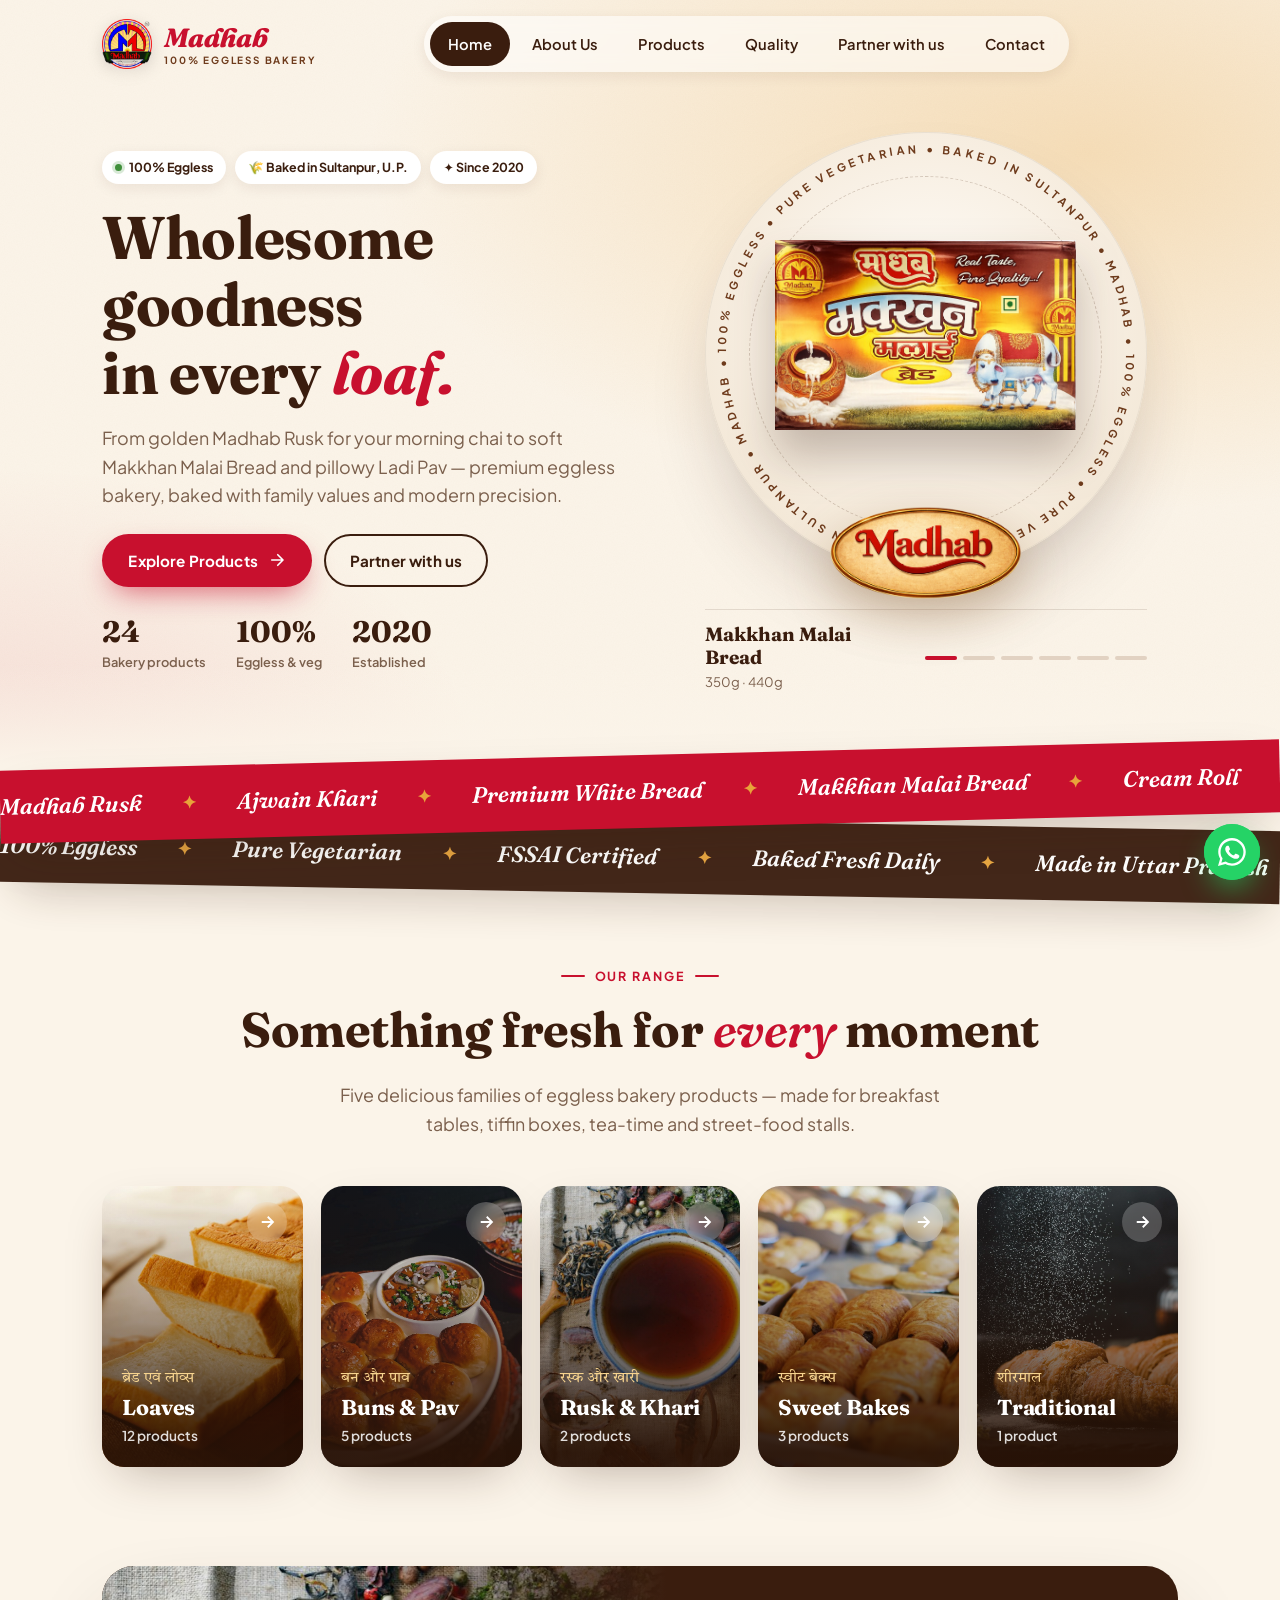
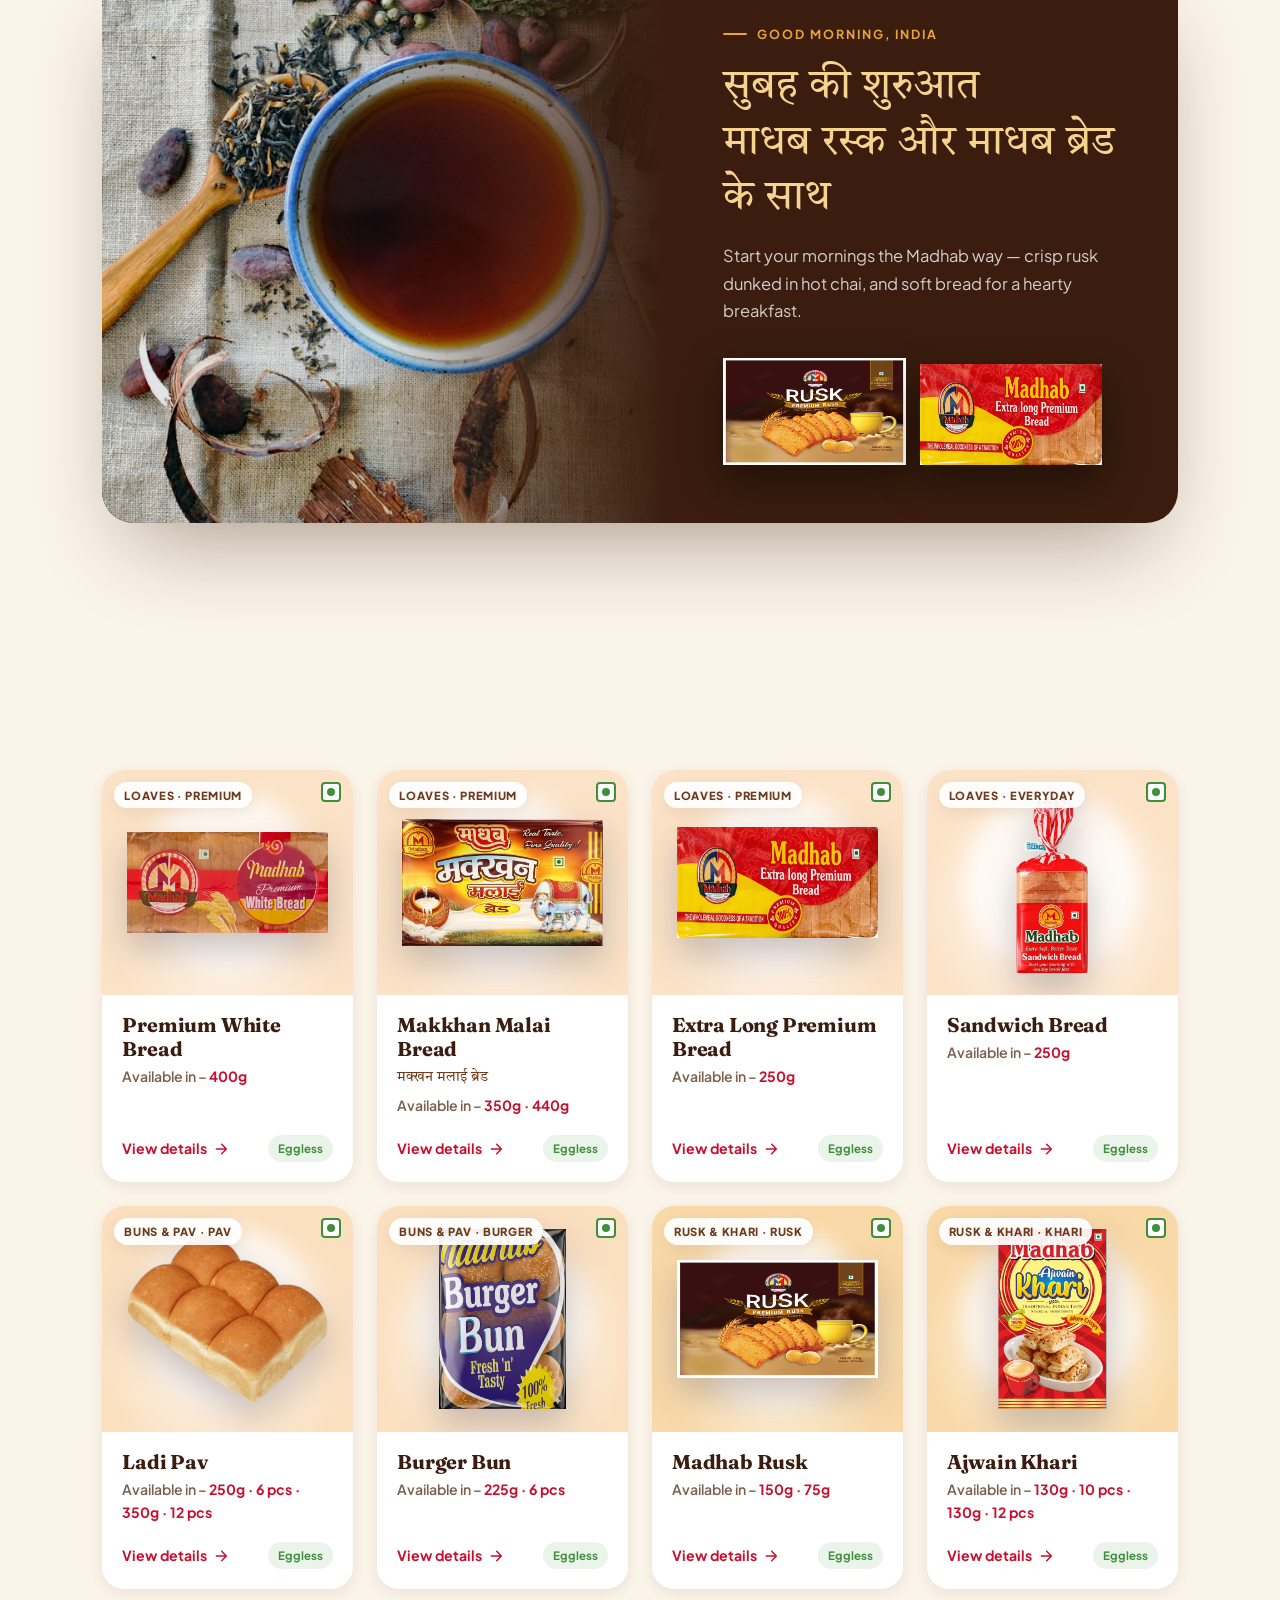
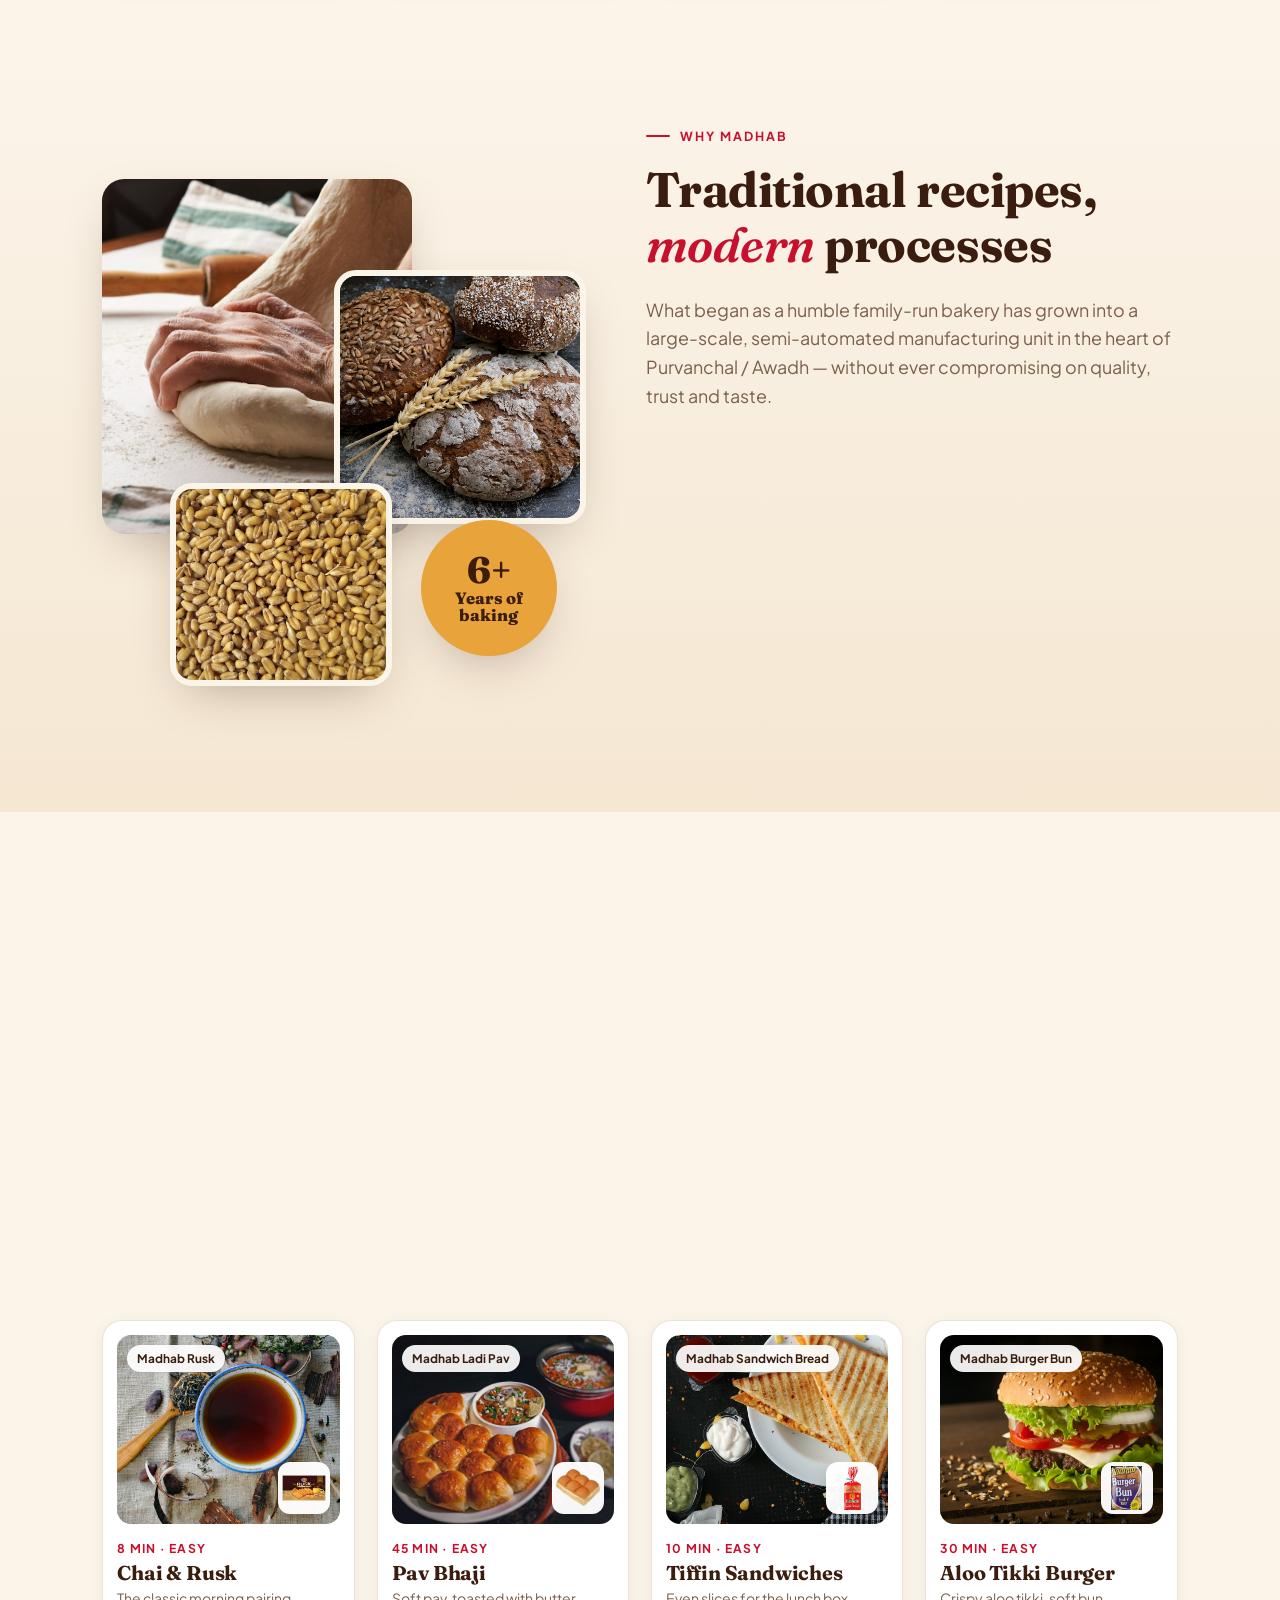
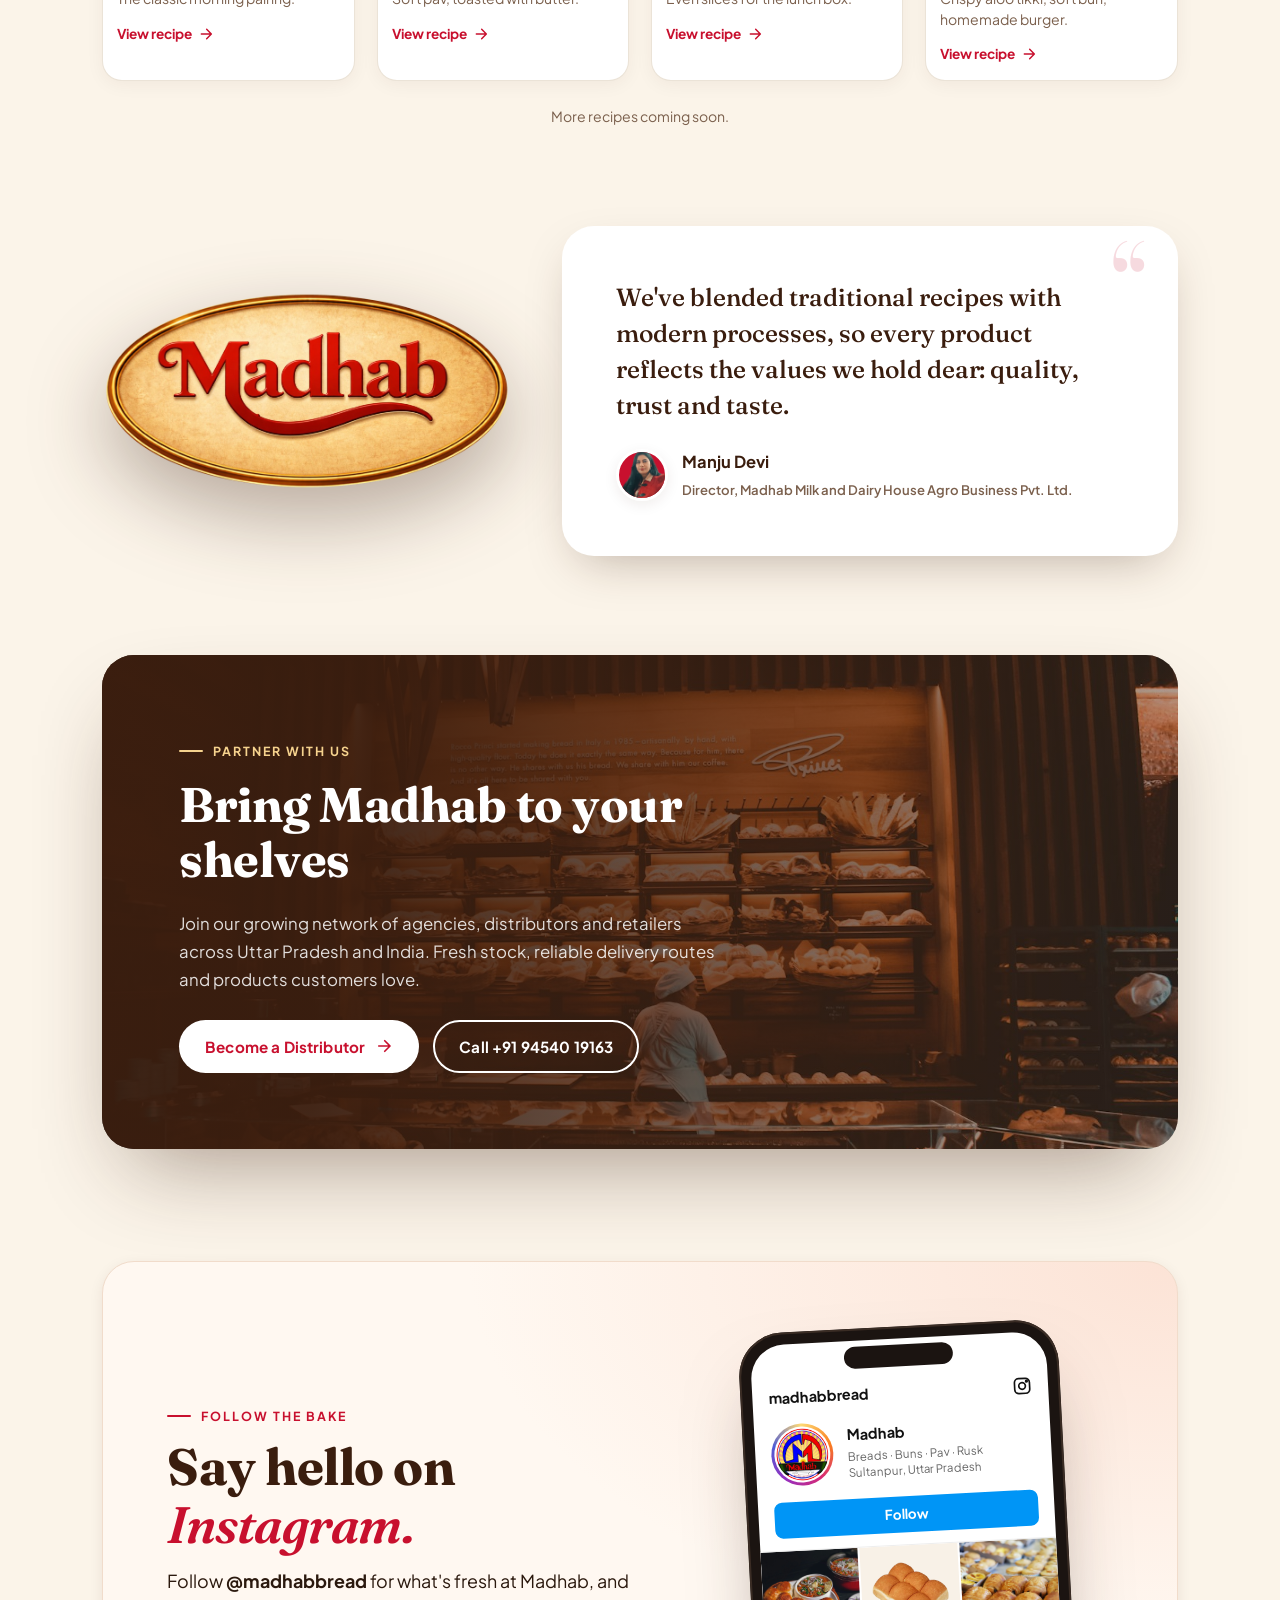
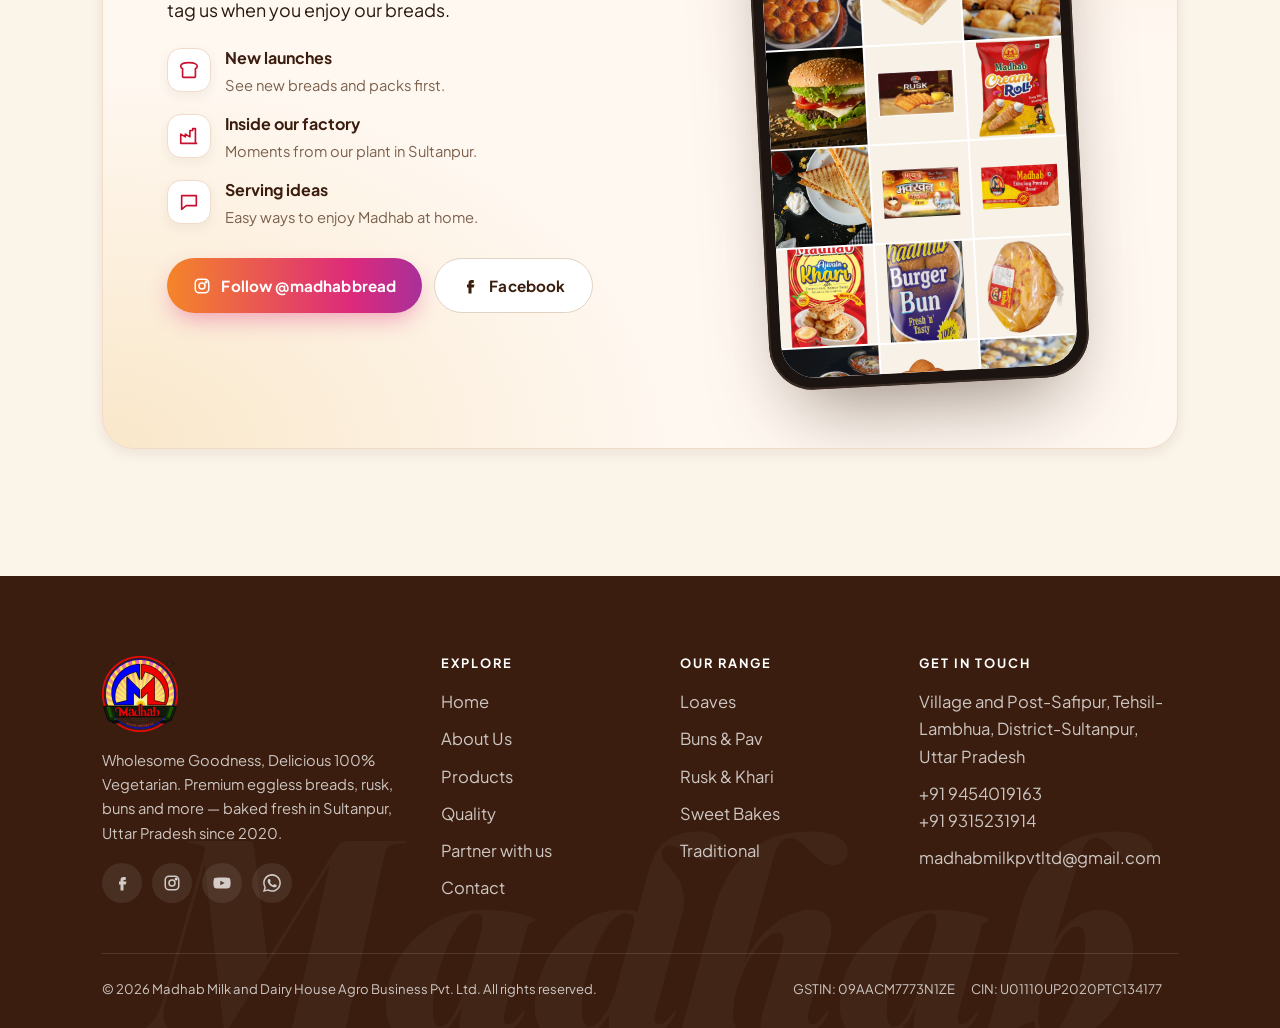
<file: index.html>
<!doctype html>
<html lang="en">
<head>
  <meta charset="utf-8">
  <meta name="viewport" content="width=device-width, initial-scale=1">
  <title>Madhab | Wholesome Goodness, Delicious 100% Vegetarian</title>
  <meta name="description" content="Madhab — premium 100% eggless bakery products from Sultanpur, Uttar Pradesh. Madhab Rusk, breads, Ajwain Khari, Cream Roll, Ladi Pav, Burger Bun, Sheermal and more.">
  <link rel="icon" href="assets/img/brand/emblem.png">
  <link rel="preconnect" href="https://fonts.googleapis.com">
  <link rel="preconnect" href="https://fonts.gstatic.com" crossorigin>
  <link href="https://fonts.googleapis.com/css2?family=Fraunces:ital,opsz,wght@0,9..144,500;0,9..144,700;0,9..144,800;1,9..144,500;1,9..144,600;1,9..144,800&family=Plus+Jakarta+Sans:wght@400;500;600;700;800&family=Tiro+Devanagari+Hindi&display=swap" rel="stylesheet">
  <link rel="stylesheet" href="css/style.css">
</head>
<body data-page="home">

  <!-- HERO -->
  <section class="hero">
    <div class="grain"></div>
    <div class="container hero-grid">
      <div>
        <div class="hero-badges reveal">
          <span class="pill"><span class="dot"></span> 100% Eggless</span>
          <span class="pill">🌾 Baked in Sultanpur, U.P.</span>
          <span class="pill">✦ Since 2020</span>
        </div>
        <h1 class="reveal" data-delay="1">
          <span class="line">Wholesome goodness</span>
          <span class="line">in every <span class="h1-rot" id="rotWord">bake.</span></span>
        </h1>
        <p class="lead reveal" data-delay="2">From golden Madhab Rusk for your morning chai to soft Makkhan Malai Bread and pillowy Ladi Pav — premium eggless bakery, baked with family values and modern precision.</p>
        <div class="hero-actions reveal" data-delay="3">
          <a class="btn btn-primary" href="products.html">Explore Products
            <svg viewBox="0 0 24 24" fill="none" stroke="currentColor" stroke-width="2.2" stroke-linecap="round" stroke-linejoin="round"><path d="M5 12h14M13 5l7 7-7 7"/></svg>
          </a>
          <a class="btn btn-ghost" href="distributor.html">Partner with us</a>
        </div>
        <div class="hero-stats reveal" data-delay="4">
          <div><strong data-count="24">24</strong><span>Bakery products</span></div>
          <div><strong data-count="100" data-suffix="%">100%</strong><span>Eggless &amp; veg</span></div>
          <div><strong>2020</strong><span>Established</span></div>
        </div>
      </div>

      <div class="show reveal" id="show" data-delay="2">
        <div class="disc">
          <svg class="ring-spin" viewBox="0 0 500 500" aria-hidden="true">
            <defs>
              <path id="ringPath" d="M250,250 m-226,0 a226,226 0 1,1 452,0 a226,226 0 1,1 -452,0"/>
            </defs>
            <text>
              <textPath href="#ringPath" textLength="1415" lengthAdjust="spacing">100% EGGLESS • PURE VEGETARIAN • BAKED IN SULTANPUR • MADHAB • 100% EGGLESS • PURE VEGETARIAN • BAKED IN SULTANPUR • MADHAB •</textPath>
            </text>
          </svg>
          <div class="prods" id="prods"></div>
          <img class="plaque" src="assets/img/brand/wordmark.png" alt="Madhab">
        </div>
        <div class="cap">
          <a id="showLink" href="products.html">
            <b id="showName">Makkhan Malai Bread</b>
            <span id="showSize">100g · 250g · 400g</span>
          </a>
          <div class="bars" id="bars" role="tablist" aria-label="Featured product carousel"></div>
        </div>
      </div>
    </div>
  </section>

  <!-- MARQUEE -->
  <div class="marquee" aria-hidden="true">
    <div class="marquee-track">
      <span>Madhab Rusk</span><span>Ajwain Khari</span><span>Premium White Bread</span><span>Makkhan Malai Bread</span><span>Cream Roll</span><span>Cream Bun</span><span>Ladi Pav</span><span>Burger Bun</span><span>Sheermal Roti</span><span>Fruit Gattu</span>
      <span>Madhab Rusk</span><span>Ajwain Khari</span><span>Premium White Bread</span><span>Makkhan Malai Bread</span><span>Cream Roll</span><span>Cream Bun</span><span>Ladi Pav</span><span>Burger Bun</span><span>Sheermal Roti</span><span>Fruit Gattu</span>
    </div>
  </div>
  <div class="marquee alt" aria-hidden="true">
    <div class="marquee-track">
      <span>100% Eggless</span><span>Pure Vegetarian</span><span>FSSAI Certified</span><span>Baked Fresh Daily</span><span>Made in Uttar Pradesh</span><span>Trusted Across India</span>
      <span>100% Eggless</span><span>Pure Vegetarian</span><span>FSSAI Certified</span><span>Baked Fresh Daily</span><span>Made in Uttar Pradesh</span><span>Trusted Across India</span>
    </div>
  </div>

  <!-- CATEGORIES -->
  <section class="section">
    <div class="container">
      <div class="section-head center reveal">
        <span class="eyebrow">Our Range</span>
        <h2>Something fresh for <em class="accent">every</em> moment</h2>
        <p class="lead">Five delicious families of eggless bakery products — made for breakfast tables, tiffin boxes, tea-time and street-food stalls.</p>
      </div>
      <div class="cat-grid">
        <a class="cat-card reveal" href="products.html#loaves"><img class="bg" src="assets/img/photos/sliced-bread.jpg" alt=""><span class="arrow"><svg viewBox="0 0 24 24" fill="none" stroke="currentColor" stroke-width="2.4"><path d="M5 12h14M13 5l7 7-7 7"/></svg></span><span class="hindi">ब्रेड एवं लोव्स</span><h3>Loaves</h3><small>12 products</small></a>
        <a class="cat-card reveal" data-delay="1" href="products.html#buns"><img class="bg" src="assets/img/photos/pav-bhaji.jpg" alt=""><span class="arrow"><svg viewBox="0 0 24 24" fill="none" stroke="currentColor" stroke-width="2.4"><path d="M5 12h14M13 5l7 7-7 7"/></svg></span><span class="hindi">बन और पाव</span><h3>Buns &amp; Pav</h3><small>5 products</small></a>
        <a class="cat-card reveal" data-delay="2" href="products.html#rusk"><img class="bg" src="assets/img/photos/chai.jpg" alt=""><span class="arrow"><svg viewBox="0 0 24 24" fill="none" stroke="currentColor" stroke-width="2.4"><path d="M5 12h14M13 5l7 7-7 7"/></svg></span><span class="hindi">रस्क और खारी</span><h3>Rusk &amp; Khari</h3><small>2 products</small></a>
        <a class="cat-card reveal" data-delay="3" href="products.html#sweet"><img class="bg" src="assets/img/photos/baked-tray.jpg" alt=""><span class="arrow"><svg viewBox="0 0 24 24" fill="none" stroke="currentColor" stroke-width="2.4"><path d="M5 12h14M13 5l7 7-7 7"/></svg></span><span class="hindi">स्वीट बेक्स</span><h3>Sweet Bakes</h3><small>3 products</small></a>
        <a class="cat-card reveal" data-delay="4" href="products.html#traditional"><img class="bg" src="assets/img/photos/flour-loaf.jpg" alt=""><span class="arrow"><svg viewBox="0 0 24 24" fill="none" stroke="currentColor" stroke-width="2.4"><path d="M5 12h14M13 5l7 7-7 7"/></svg></span><span class="hindi">शीरमाल</span><h3>Traditional</h3><small>1 product</small></a>
      </div>
    </div>
  </section>

  <!-- MORNING BAND -->
  <section class="section-tight">
    <div class="container">
      <div class="morning reveal">
        <div class="morning-photo"><img src="assets/img/photos/chai.jpg" alt="A cup of hot chai"></div>
        <div class="morning-copy">
          <span class="eyebrow" style="color:var(--gold)">Good Morning, India</span>
          <p class="hindi">सुबह की शुरुआत<br>माधब रस्क और माधब ब्रेड के साथ</p>
          <p>Start your mornings the Madhab way — crisp rusk dunked in hot chai, and soft bread for a hearty breakfast.</p>
          <div class="morning-packs">
            <img src="assets/img/products/rusk-150g.png" alt="Madhab Rusk 150g">
            <img src="assets/img/products/extra-long-premium-bread.png" alt="Madhab Extra Long Premium Bread">
          </div>
        </div>
      </div>
    </div>
  </section>

  <!-- FEATURED -->
  <section class="section">
    <div class="container">
      <div class="section-head reveal" style="display:flex;justify-content:space-between;align-items:end;gap:30px;flex-wrap:wrap">
        <div>
          <span class="eyebrow">Bestsellers</span>
          <h2 style="margin:0">Loved in every <em class="accent">household</em></h2>
        </div>
        <a class="btn btn-dark" href="products.html">View all 23 products
          <svg viewBox="0 0 24 24" fill="none" stroke="currentColor" stroke-width="2.2" stroke-linecap="round" stroke-linejoin="round"><path d="M5 12h14M13 5l7 7-7 7"/></svg></a>
      </div>
      <div class="product-grid" id="featured-grid"></div>
    </div>
  </section>

  <!-- WHY MADHAB -->
  <section class="section" style="background:linear-gradient(180deg,var(--cream),var(--cream-2))">
    <div class="container why-grid">
      <div class="collage reveal">
        <img class="c1" src="assets/img/photos/kneading.jpg" alt="Baker kneading dough">
        <img class="c2" src="assets/img/photos/rustic-loaves.jpg" alt="Freshly baked loaves">
        <img class="c3" src="assets/img/photos/wheat-grains.jpg" alt="Wheat grains">
        <div class="badge-round"><div><span>6+</span>Years of<br>baking</div></div>
      </div>
      <div>
        <span class="eyebrow reveal">Why Madhab</span>
        <h2 class="reveal" data-delay="1">Traditional recipes, <em class="accent">modern</em> processes</h2>
        <p class="lead reveal" data-delay="2">What began as a humble family-run bakery has grown into a large-scale, semi-automated manufacturing unit in the heart of Purvanchal / Awadh — without ever compromising on quality, trust and taste.</p>
        <div class="feature-list">
          <div class="feature reveal">
            <div class="ico"><svg viewBox="0 0 24 24" fill="none" stroke="currentColor" stroke-width="2" stroke-linecap="round" stroke-linejoin="round"><path d="M11 20A7 7 0 0 1 9.8 6.1C15.5 5 17 4.5 19 2c1 2 2 4.2 2 8 0 5.5-4.8 10-10 10Z"/><path d="M2 21c0-3 1.9-5.4 5.2-6.1C9.5 14.4 12 13 13 12"/></svg></div>
            <div><h4>100% Eggless</h4><p>Every product is pure vegetarian — safe for every family.</p></div>
          </div>
          <div class="feature reveal" data-delay="1">
            <div class="ico"><svg viewBox="0 0 24 24" fill="none" stroke="currentColor" stroke-width="2" stroke-linecap="round" stroke-linejoin="round"><path d="M12 22s8-4 8-10V5l-8-3-8 3v7c0 6 8 10 8 10z"/><path d="m9 12 2 2 4-4"/></svg></div>
            <div><h4>FSSAI Certified</h4><p>Strict quality control and hygiene standards.</p></div>
          </div>
          <div class="feature reveal">
            <div class="ico"><svg viewBox="0 0 24 24" fill="none" stroke="currentColor" stroke-width="2" stroke-linecap="round" stroke-linejoin="round"><rect x="2" y="7" width="20" height="14" rx="2"/><path d="M16 21V5a2 2 0 0 0-2-2h-4a2 2 0 0 0-2 2v16"/></svg></div>
            <div><h4>Modern Production</h4><p>State-of-the-art, semi-automated production lines.</p></div>
          </div>
          <div class="feature reveal" data-delay="1">
            <div class="ico"><svg viewBox="0 0 24 24" fill="none" stroke="currentColor" stroke-width="2" stroke-linecap="round" stroke-linejoin="round"><path d="M21 16V8a2 2 0 0 0-1-1.7l-7-4a2 2 0 0 0-2 0l-7 4A2 2 0 0 0 3 8v8a2 2 0 0 0 1 1.7l7 4a2 2 0 0 0 2 0l7-4a2 2 0 0 0 1-1.7z"/><path d="M3.3 7 12 12l8.7-5M12 22V12"/></svg></div>
            <div><h4>Eco Packaging</h4><p>Environmentally responsible packaging solutions.</p></div>
          </div>
        </div>
        <a class="btn btn-primary reveal" href="quality.html" style="margin-top:36px">See how we bake
          <svg viewBox="0 0 24 24" fill="none" stroke="currentColor" stroke-width="2.2" stroke-linecap="round" stroke-linejoin="round"><path d="M5 12h14M13 5l7 7-7 7"/></svg></a>
      </div>
    </div>
  </section>

  <!-- STATS (Image 2 style) -->
  <section class="section-tight">
    <div class="container">
      <div class="stats-row reveal">
        <div class="stat-item">
          <strong class="num" data-count="2020">2020</strong>
          <span class="lbl">Year we began</span>
        </div>
        <div class="stat-item">
          <strong class="num" data-count="23">23</strong>
          <span class="lbl">Products in the range</span>
        </div>
        <div class="stat-item">
          <strong class="num" data-count="300000" data-indian="true">3,00,000</strong>
          <span class="lbl">Packets of bread a day (capacity)</span>
        </div>
        <div class="stat-item">
          <strong class="num" data-count="100" data-suffix="%">100%</strong>
          <span class="lbl">Eggless &amp; vegetarian</span>
        </div>
      </div>
    </div>
  </section>

  <!-- COOK WITH MADHAB / RECIPES -->
  <section class="section" id="kitchen" aria-labelledby="k-h">
    <div class="container">
      <div class="section-head reveal" style="display:flex;justify-content:space-between;align-items:end;gap:30px;flex-wrap:wrap">
        <div>
          <span class="eyebrow">Cook with Madhab</span>
          <h2 id="k-h" style="margin:0">Our <em class="accent">recipes.</em></h2>
        </div>
        <p class="lead" style="max-width:540px;margin:0">From a classic chai-and-rusk break to pav bhaji nights and homemade burgers, these easy recipes bring Madhab favourites straight to your kitchen.</p>
      </div>

      <div class="kgrid" id="kgrid">
        <a class="kcard reveal" href="#recipe/chai-and-rusk" data-recipe="chai-and-rusk">
          <div class="ph photo">
            <span class="tag">Madhab Rusk</span>
            <img class="dish" src="assets/img/photos/chai.jpg" alt="Chai &amp; Rusk" loading="lazy">
            <span class="pack" aria-hidden="true"><img src="assets/img/products/rusk-150g.png" alt="" loading="lazy"></span>
          </div>
          <span class="meta">8 min · Easy</span>
          <h3>Chai &amp; Rusk</h3>
          <p>The classic morning pairing.</p>
          <span class="arrow-link">View recipe <svg viewBox="0 0 24 24" fill="none" stroke="currentColor" stroke-width="2.2" stroke-linecap="round" stroke-linejoin="round" width="16" height="16"><path d="M5 12h14M13 5l7 7-7 7"/></svg></span>
        </a>

        <a class="kcard reveal" data-delay="1" href="#recipe/pav-bhaji" data-recipe="pav-bhaji">
          <div class="ph photo">
            <span class="tag">Madhab Ladi Pav</span>
            <img class="dish" src="assets/img/photos/pav-bhaji.jpg" alt="Pav Bhaji" loading="lazy">
            <span class="pack" aria-hidden="true"><img src="assets/img/products/ladi-pav-250g.png" alt="" loading="lazy"></span>
          </div>
          <span class="meta">45 min · Easy</span>
          <h3>Pav Bhaji</h3>
          <p>Soft pav, toasted with butter.</p>
          <span class="arrow-link">View recipe <svg viewBox="0 0 24 24" fill="none" stroke="currentColor" stroke-width="2.2" stroke-linecap="round" stroke-linejoin="round" width="16" height="16"><path d="M5 12h14M13 5l7 7-7 7"/></svg></span>
        </a>

        <a class="kcard reveal" data-delay="2" href="#recipe/tiffin-sandwich" data-recipe="tiffin-sandwich">
          <div class="ph photo">
            <span class="tag">Madhab Sandwich Bread</span>
            <img class="dish" src="assets/img/photos/sandwich.jpg" alt="Tiffin Sandwiches" loading="lazy">
            <span class="pack" aria-hidden="true"><img src="assets/img/products/sandwich-bread.png" alt="" loading="lazy"></span>
          </div>
          <span class="meta">10 min · Easy</span>
          <h3>Tiffin Sandwiches</h3>
          <p>Even slices for the lunch box.</p>
          <span class="arrow-link">View recipe <svg viewBox="0 0 24 24" fill="none" stroke="currentColor" stroke-width="2.2" stroke-linecap="round" stroke-linejoin="round" width="16" height="16"><path d="M5 12h14M13 5l7 7-7 7"/></svg></span>
        </a>

        <a class="kcard reveal" data-delay="3" href="#recipe/aloo-tikki-burger" data-recipe="aloo-tikki-burger">
          <div class="ph photo">
            <span class="tag">Madhab Burger Bun</span>
            <img class="dish" src="assets/img/photos/burger.jpg" alt="Aloo Tikki Burger" loading="lazy">
            <span class="pack" aria-hidden="true"><img src="assets/img/products/burger-bun.png" alt="" loading="lazy"></span>
          </div>
          <span class="meta">30 min · Easy</span>
          <h3>Aloo Tikki Burger</h3>
          <p>Crispy aloo tikki, soft bun, homemade burger.</p>
          <span class="arrow-link">View recipe <svg viewBox="0 0 24 24" fill="none" stroke="currentColor" stroke-width="2.2" stroke-linecap="round" stroke-linejoin="round" width="16" height="16"><path d="M5 12h14M13 5l7 7-7 7"/></svg></span>
        </a>
      </div>
      <p class="recipe-note reveal">More recipes coming soon.</p>
    </div>
  </section>

  <!-- DIRECTOR QUOTE -->
  <section class="section" style="padding-top:20px">
    <div class="container quote-wrap">
      <div class="wordmark-art reveal"><img class="wm" src="assets/img/brand/wordmark.png" alt="Madhab"></div>
      <div class="quote-card reveal" data-delay="1">
        <div class="qmark">“</div>
        <blockquote>We've blended traditional recipes with modern processes, so every product reflects the values we hold dear: quality, trust and taste.</blockquote>
        <div class="quote-author">
          <img class="av av-photo" src="assets/img/team/manju-devi.png" alt="">
          <div><strong>Manju Devi</strong><span>Director, Madhab Milk and Dairy House Agro Business Pvt. Ltd.</span></div>
        </div>
      </div>
    </div>
  </section>

  <!-- CTA -->
  <section class="section-tight">
    <div class="container">
      <div class="cta reveal">
        <img src="assets/img/photos/bakery-shop.jpg" alt="">
        <span class="eyebrow" style="color:var(--gold-soft)">Partner with us</span>
        <h2>Bring Madhab to your shelves</h2>
        <p>Join our growing network of agencies, distributors and retailers across Uttar Pradesh and India. Fresh stock, reliable delivery routes and products customers love.</p>
        <div class="btns">
          <a class="btn btn-light" href="distributor.html">Become a Distributor
            <svg viewBox="0 0 24 24" fill="none" stroke="currentColor" stroke-width="2.2" stroke-linecap="round" stroke-linejoin="round"><path d="M5 12h14M13 5l7 7-7 7"/></svg></a>
          <a class="btn btn-ghost" style="color:#fff;box-shadow:inset 0 0 0 2px #fff" href="tel:+919454019163">Call +91 94540 19163</a>
        </div>
      </div>
    </div>
  </section>

  <!-- SOCIAL / INSTAGRAM -->
  <section class="section social" id="social" aria-labelledby="s-h">
    <div class="container">
      <div class="soc-card reveal">
        <div class="soc-copy">
          <span class="eyebrow">Follow the bake</span>
          <h2 id="s-h">Say hello on <em class="accent">Instagram.</em></h2>
          <p class="lead" style="color:var(--text)">Follow <strong>@madhabbread</strong> for what's fresh at Madhab, and tag us when you enjoy our breads.</p>
          <ul class="soc-list">
            <li>
              <span class="si" aria-hidden="true">
                <svg viewBox="0 0 24 24" fill="none" stroke="currentColor" stroke-width="1.8" stroke-linejoin="round"><path d="M5 10.5C3.3 10 3 8.8 3 8c0-2.2 2.9-4 9-4s9 1.8 9 4c0 .8-.3 2-2 2.5V19a1 1 0 01-1 1H6a1 1 0 01-1-1z"/></svg>
              </span>
              <div>
                <b>New launches</b>
                <span>See new breads and packs first.</span>
              </div>
            </li>
            <li>
              <span class="si" aria-hidden="true">
                <svg viewBox="0 0 24 24" fill="none" stroke="currentColor" stroke-width="1.8" stroke-linejoin="round"><path d="M3 20V10l5 3V10l5 3V6h3v-2h3v16zM3 20h18"/></svg>
              </span>
              <div>
                <b>Inside our factory</b>
                <span>Moments from our plant in Sultanpur.</span>
              </div>
            </li>
            <li>
              <span class="si" aria-hidden="true">
                <svg viewBox="0 0 24 24" fill="none" stroke="currentColor" stroke-width="1.8" stroke-linejoin="round"><path d="M4 5h16v11H9l-5 4z"/></svg>
              </span>
              <div>
                <b>Serving ideas</b>
                <span>Easy ways to enjoy Madhab at home.</span>
              </div>
            </li>
          </ul>
          <div class="soc-btns">
            <a class="btn btn-ig" href="https://www.instagram.com/madhabbread/" target="_blank" rel="noopener" aria-label="Follow @madhabbread on Instagram">
              <svg viewBox="0 0 24 24" width="20" height="20" fill="none" stroke="currentColor" stroke-width="2"><rect x="3" y="3" width="18" height="18" rx="5"/><circle cx="12" cy="12" r="4"/><circle cx="17.5" cy="6.5" r="1" fill="currentColor"/></svg>
              Follow @madhabbread
            </a>
            <a class="btn btn-fb-outline" href="https://www.facebook.com/p/Madhab-Milk-and-Dairy-House-Agro-Business-Private-Limited-61587177086798/" target="_blank" rel="noopener" aria-label="Madhab Facebook Page">
              <svg viewBox="0 0 24 24" width="20" height="20" fill="currentColor"><path d="M14 8h3V4h-3a4 4 0 0 0-4 4v2H8v4h2v8h4v-8h3l1-4h-4V8z"/></svg>
              Facebook
            </a>
          </div>
        </div>

        <a class="phone" href="https://www.instagram.com/madhabbread/" target="_blank" rel="noopener" aria-label="Open Madhab on Instagram">
          <span class="ph-notch" aria-hidden="true"></span>
          <span class="ph-screen">
            <span class="ph-top">
              <b>madhabbread</b>
              <svg viewBox="0 0 24 24" width="20" height="20" fill="none" stroke="currentColor" stroke-width="2"><rect x="3" y="3" width="18" height="18" rx="5"/><circle cx="12" cy="12" r="4"/><circle cx="17.5" cy="6.5" r="1" fill="currentColor"/></svg>
            </span>
            <span class="ph-prof">
              <span class="ph-av">
                <span class="ring" aria-hidden="true"></span>
                <img src="assets/img/brand/emblem.png" alt="Madhab Profile">
              </span>
              <span class="ph-name">
                <b>Madhab</b>
                <small>Breads · Buns · Pav · Rusk<br>Sultanpur, Uttar Pradesh</small>
              </span>
            </span>
            <span class="ph-follow">Follow</span>
            <span class="ph-grid-wrap">
              <span class="ph-grid">
                <i style="background-image:url('assets/img/photos/pav-bhaji.jpg')"></i>
                <i class="pk" style="background-image:url('assets/img/products/ladi-pav-250g.png')"></i>
                <i style="background-image:url('assets/img/photos/baked-tray.jpg')"></i>
                <i style="background-image:url('assets/img/photos/burger.jpg')"></i>
                <i class="pk" style="background-image:url('assets/img/products/rusk-150g.png')"></i>
                <i class="pk" style="background-image:url('assets/img/products/cream-roll.png')"></i>
                <i style="background-image:url('assets/img/photos/sandwich.jpg')"></i>
                <i class="pk" style="background-image:url('assets/img/products/makkhan-malai-bread.png')"></i>
                <i class="pk" style="background-image:url('assets/img/products/extra-long-premium-bread.png')"></i>
                <i class="pk" style="background-image:url('assets/img/products/ajwain-khari.png')"></i>
                <i class="pk" style="background-image:url('assets/img/products/burger-bun.png')"></i>
                <i class="pk" style="background-image:url('assets/img/products/sheermal-roti-100g.png')"></i>
                <!-- duplicate for infinite seamless loop -->
                <i style="background-image:url('assets/img/photos/pav-bhaji.jpg')"></i>
                <i class="pk" style="background-image:url('assets/img/products/ladi-pav-250g.png')"></i>
                <i style="background-image:url('assets/img/photos/baked-tray.jpg')"></i>
                <i style="background-image:url('assets/img/photos/burger.jpg')"></i>
                <i class="pk" style="background-image:url('assets/img/products/rusk-150g.png')"></i>
                <i class="pk" style="background-image:url('assets/img/products/cream-roll.png')"></i>
                <i style="background-image:url('assets/img/photos/sandwich.jpg')"></i>
                <i class="pk" style="background-image:url('assets/img/products/makkhan-malai-bread.png')"></i>
                <i class="pk" style="background-image:url('assets/img/products/extra-long-premium-bread.png')"></i>
                <i class="pk" style="background-image:url('assets/img/products/ajwain-khari.png')"></i>
                <i class="pk" style="background-image:url('assets/img/products/burger-bun.png')"></i>
                <i class="pk" style="background-image:url('assets/img/products/sheermal-roti-100g.png')"></i>
              </span>
            </span>
          </span>
        </a>
      </div>
    </div>
  </section>

  <!-- PRODUCT SHEET MODAL (Image 2 style) -->
  <dialog class="sheet" id="sheet" aria-labelledby="sName">
    <div class="sheet-in">
      <button class="x" id="sClose" type="button" aria-label="Close product details">
        <svg viewBox="0 0 24 24" fill="none" stroke="currentColor" stroke-width="2.2" stroke-linecap="round" stroke-linejoin="round"><path d="M18 6 6 18M6 6l12 12"/></svg>
      </button>
      <div class="media" id="sMedia">
        <img id="sImg" src="assets/img/products/premium-white-bread.png" alt="Product">
        <span class="hint">Hover to zoom</span>
      </div>
      <div class="info">
        <span class="eyebrow" id="sCat">LOAVES · PREMIUM</span>
        <h2 id="sName">Premium White Bread</h2>
        <p class="hi-title" id="sHi"></p>
        <p class="desc" id="sDesc">Our largest premium white loaf, soft and ready for the whole family.</p>
        
        <div class="lbl-avail">AVAILABLE IN</div>
        <div class="size-chips" id="sSizes"></div>
        
        <div class="specs">
          <details>
            <summary>
              <span>At a glance</span>
              <svg viewBox="0 0 24 24" fill="none" stroke="currentColor"><path d="M12 5v14M5 12h14"/></svg>
            </summary>
            <div class="dd" id="sGlance"></div>
          </details>
          <details>
            <summary>
              <span>Ingredients &amp; allergens</span>
              <svg viewBox="0 0 24 24" fill="none" stroke="currentColor"><path d="M12 5v14M5 12h14"/></svg>
            </summary>
            <div class="dd">
              <p>100% vegetarian &amp; eggless formulation. Full ingredient and allergen details are printed on every retail pack.</p>
            </div>
          </details>
          <details>
            <summary>
              <span>Nutrition</span>
              <svg viewBox="0 0 24 24" fill="none" stroke="currentColor"><path d="M12 5v14M5 12h14"/></svg>
            </summary>
            <div class="dd">
              <p>Nutrition values per 100g (Energy, Carbohydrates, Dietary Fibre, Protein, Fats) are certified and clearly printed on every package label.</p>
            </div>
          </details>
          <details>
            <summary>
              <span>Shelf life &amp; storage</span>
              <svg viewBox="0 0 24 24" fill="none" stroke="currentColor"><path d="M12 5v14M5 12h14"/></svg>
            </summary>
            <div class="dd">
              <p>Please check the best-before date printed on the seal. Store in a clean, cool, dry and hygienic place away from direct sunlight and strong odours.</p>
            </div>
          </details>
        </div>

        <div class="acts">
          <a class="btn-red" href="contact.html" id="sBuy">Where to buy</a>
          <a class="btn-line" href="distributor.html" id="sEnq">Bulk / trade enquiry</a>
        </div>

        <div class="pager">
          <button type="button" id="sPrev">
            <svg viewBox="0 0 24 24" fill="none" stroke="currentColor" stroke-width="2.2" stroke-linecap="round"><path d="M15 18l-6-6 6-6"/></svg>
            <span id="sPrevName">Prev</span>
          </button>
          <button type="button" id="sNext">
            <span id="sNextName">Next</span>
            <svg viewBox="0 0 24 24" fill="none" stroke="currentColor" stroke-width="2.2" stroke-linecap="round"><path d="M9 18l6-6-6-6"/></svg>
          </button>
        </div>
      </div>
    </div>
  </dialog>

  <!-- RECIPE SHEET MODAL -->
  <dialog class="sheet recipe" id="rsheet" aria-labelledby="rName">
    <div class="sheet-in">
      <button class="x" id="rClose" aria-label="Close recipe">
        <svg viewBox="0 0 24 24" fill="none" stroke="currentColor"><path d="M18 6L6 18M6 6l12 12"/></svg>
      </button>
      <div class="media dish"><img id="rImg" alt=""></div>
      <div class="info">
        <span class="eyebrow" id="rProdEyebrow">Recipe · Made with <span id="rProd"></span></span>
        <h2 id="rName"></h2>
        <p class="rsub" id="rSub"></p>
        <p class="desc" id="rTag"></p>
        <div class="rmeta" id="rMeta"></div>
        <div class="made" id="rMade"></div>
        
        <p class="lbl-avail" style="margin-top:20px">INGREDIENTS <span class="lbl-hint" style="font-size:.76rem;color:var(--muted);text-transform:none;font-weight:500;margin-left:8px">(tap to tick off)</span></p>
        <div class="ing" id="rIng"></div>
        
        <p class="lbl-avail" style="margin-top:20px">METHOD</p>
        <ol class="rsteps" id="rSteps"></ol>
        
        <div class="rtip" id="rTip"></div>
        
        <div class="pager">
          <button type="button" id="rPrev">
            <svg viewBox="0 0 24 24" fill="none" stroke="currentColor" stroke-width="2.2" stroke-linecap="round"><path d="M15 18l-6-6 6-6"/></svg>
            <span id="rPrevName">Prev</span>
          </button>
          <button type="button" id="rNext">
            <span id="rNextName">Next</span>
            <svg viewBox="0 0 24 24" fill="none" stroke="currentColor" stroke-width="2.2" stroke-linecap="round"><path d="M9 18l6-6-6-6"/></svg>
          </button>
        </div>
      </div>
    </div>
  </dialog>

  <script src="js/products.js"></script>
  <script src="js/main.js"></script>
</body>
</html>
</file>
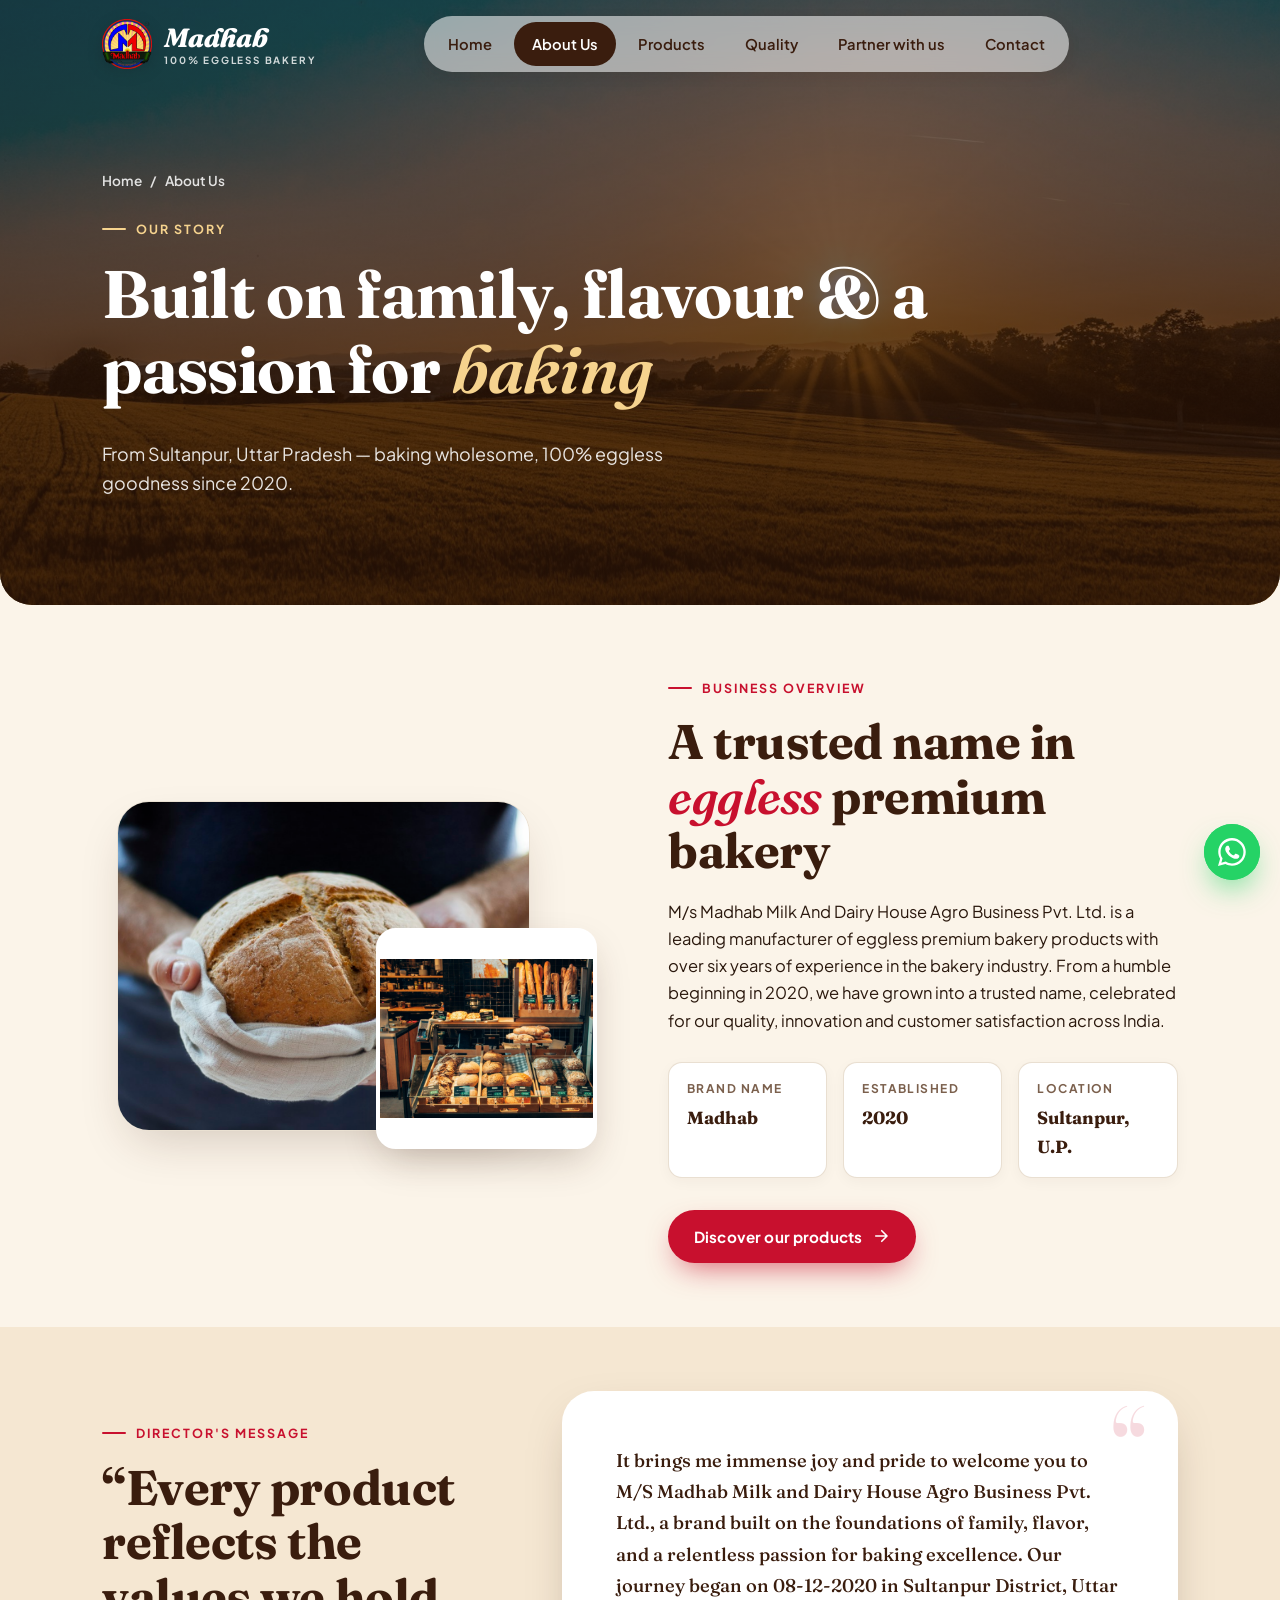
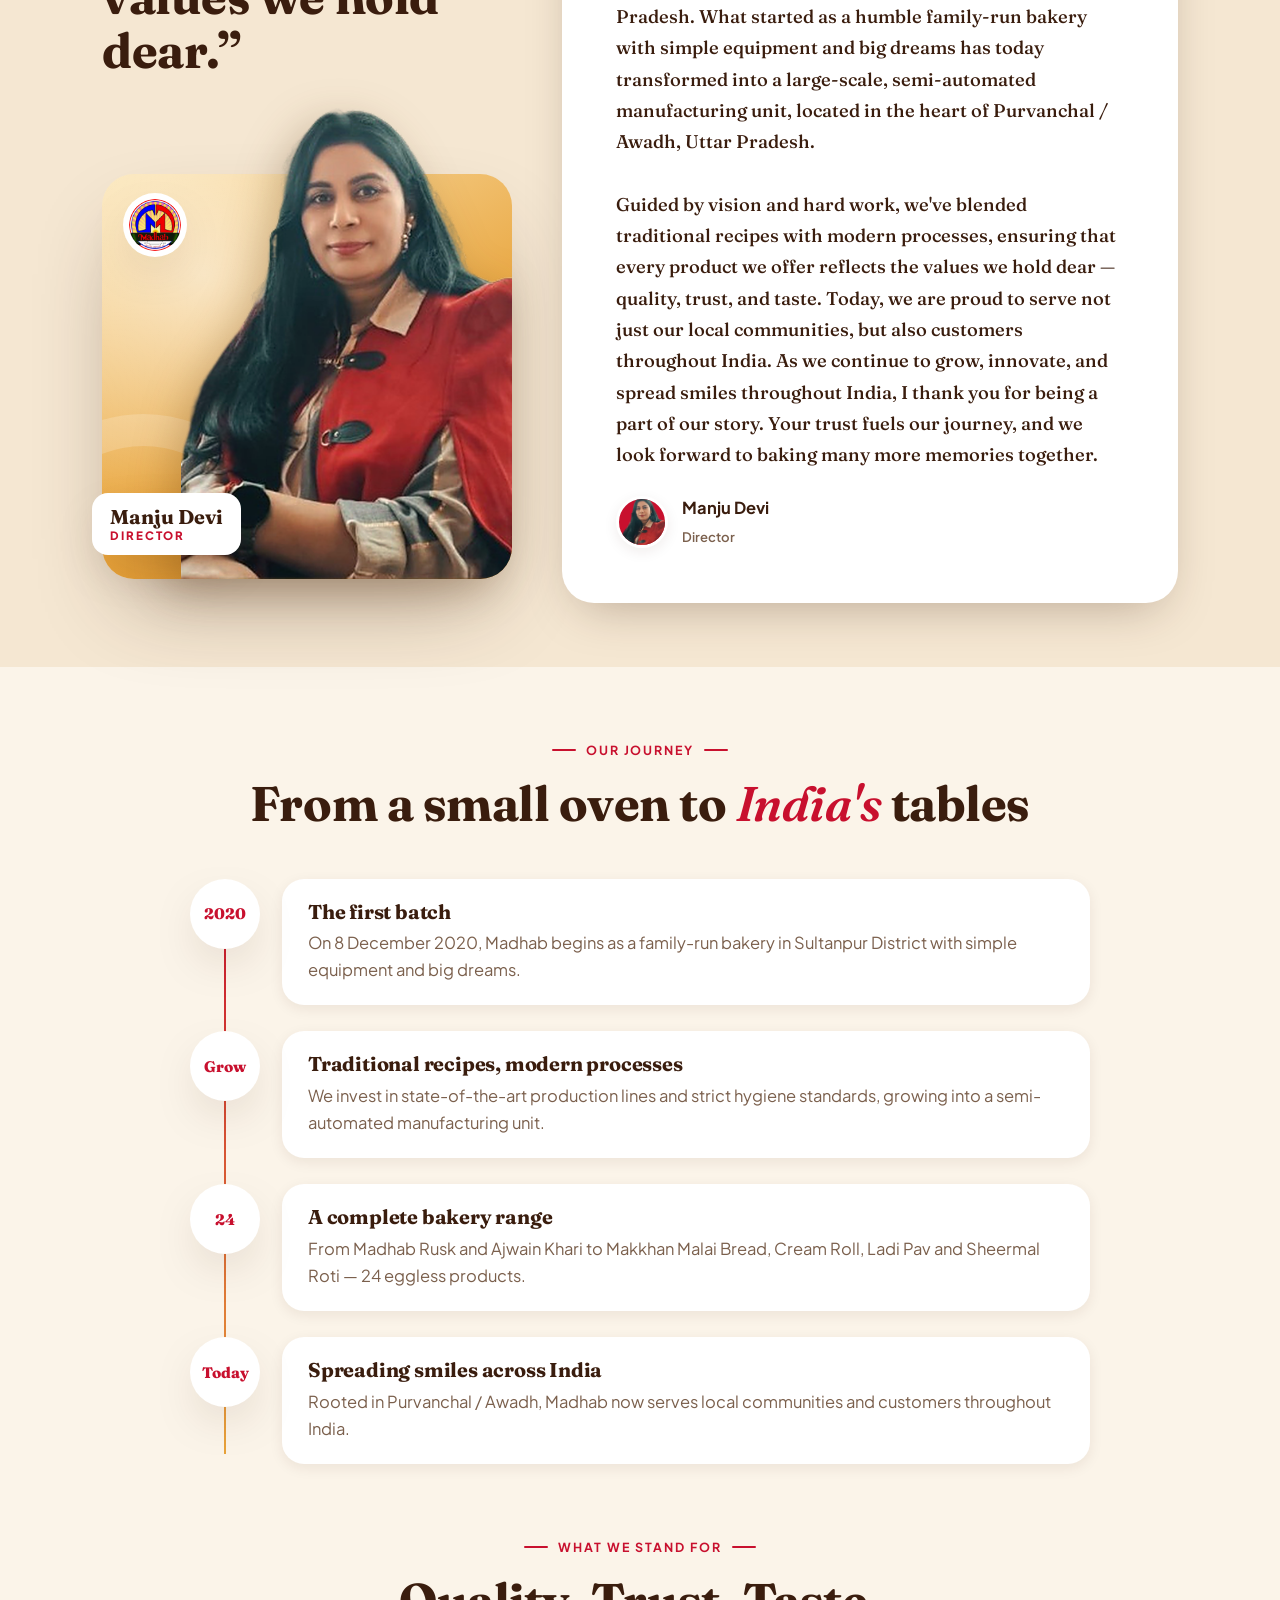
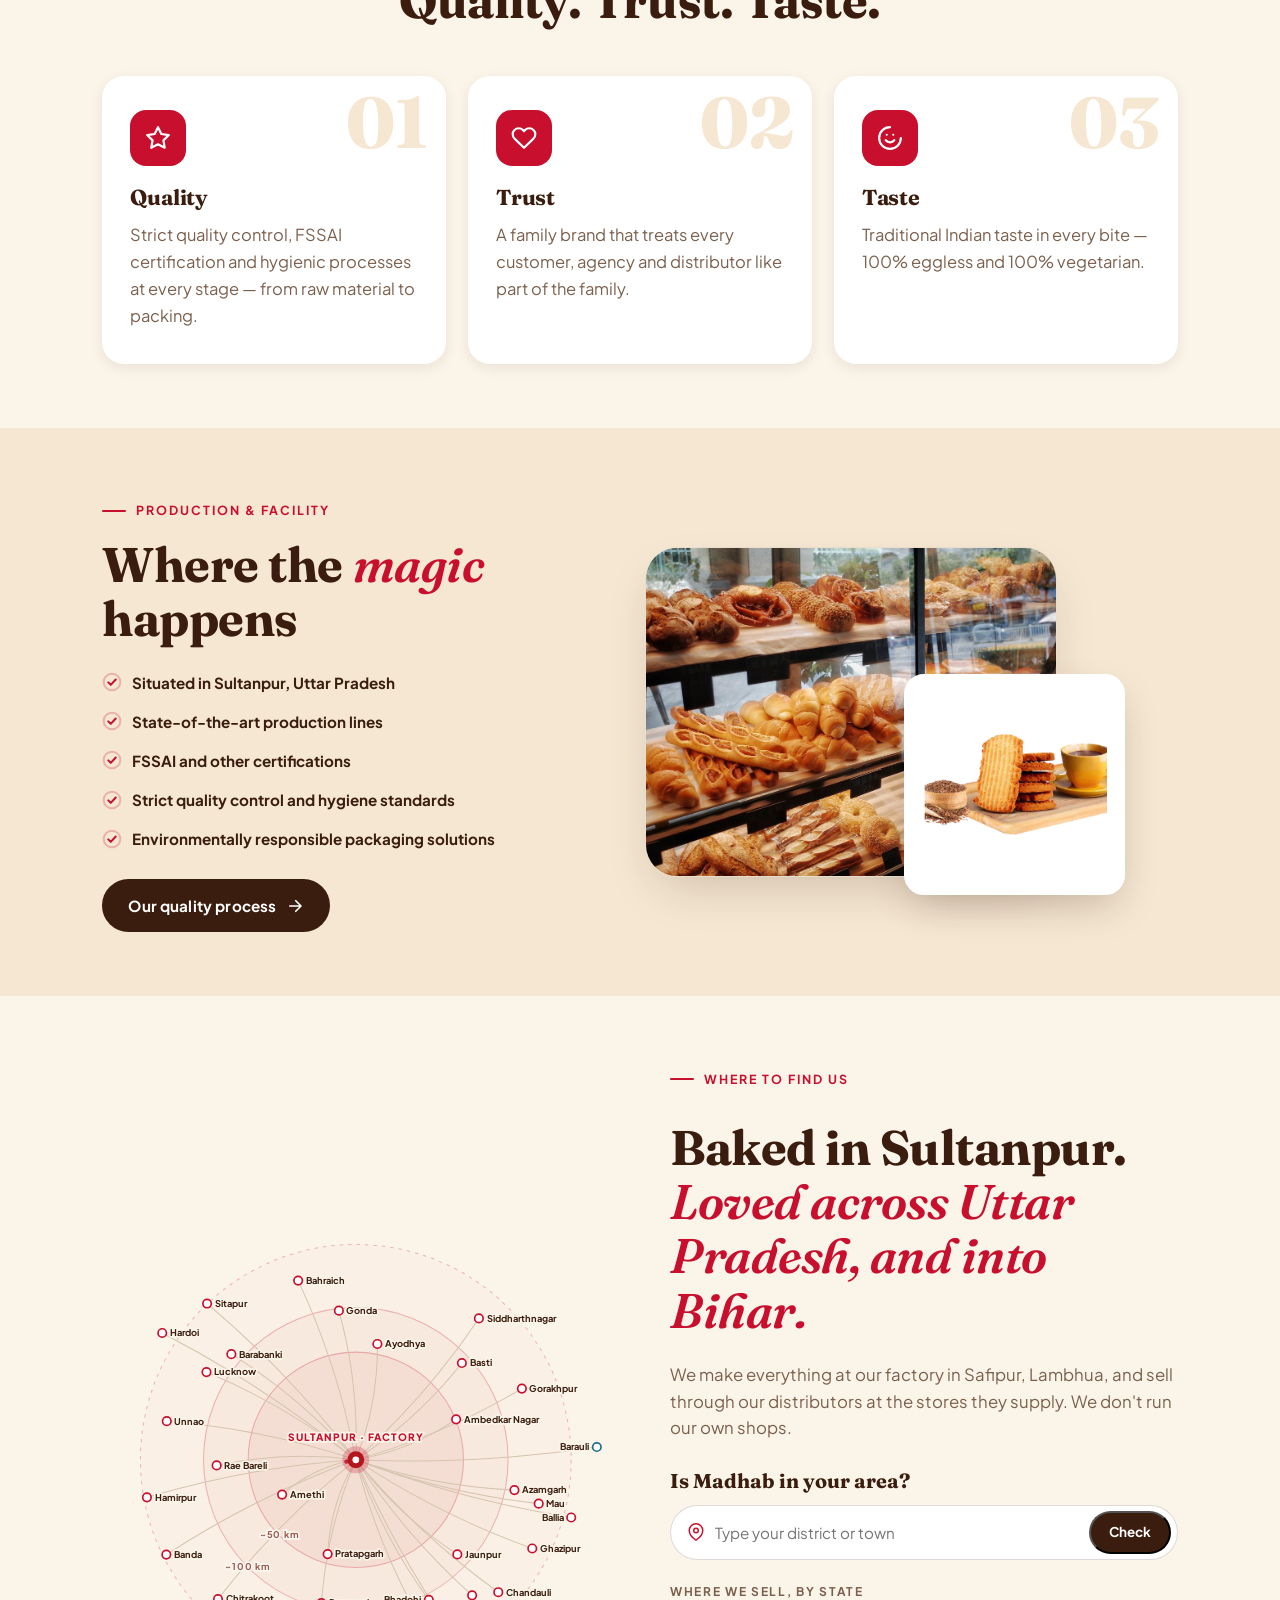
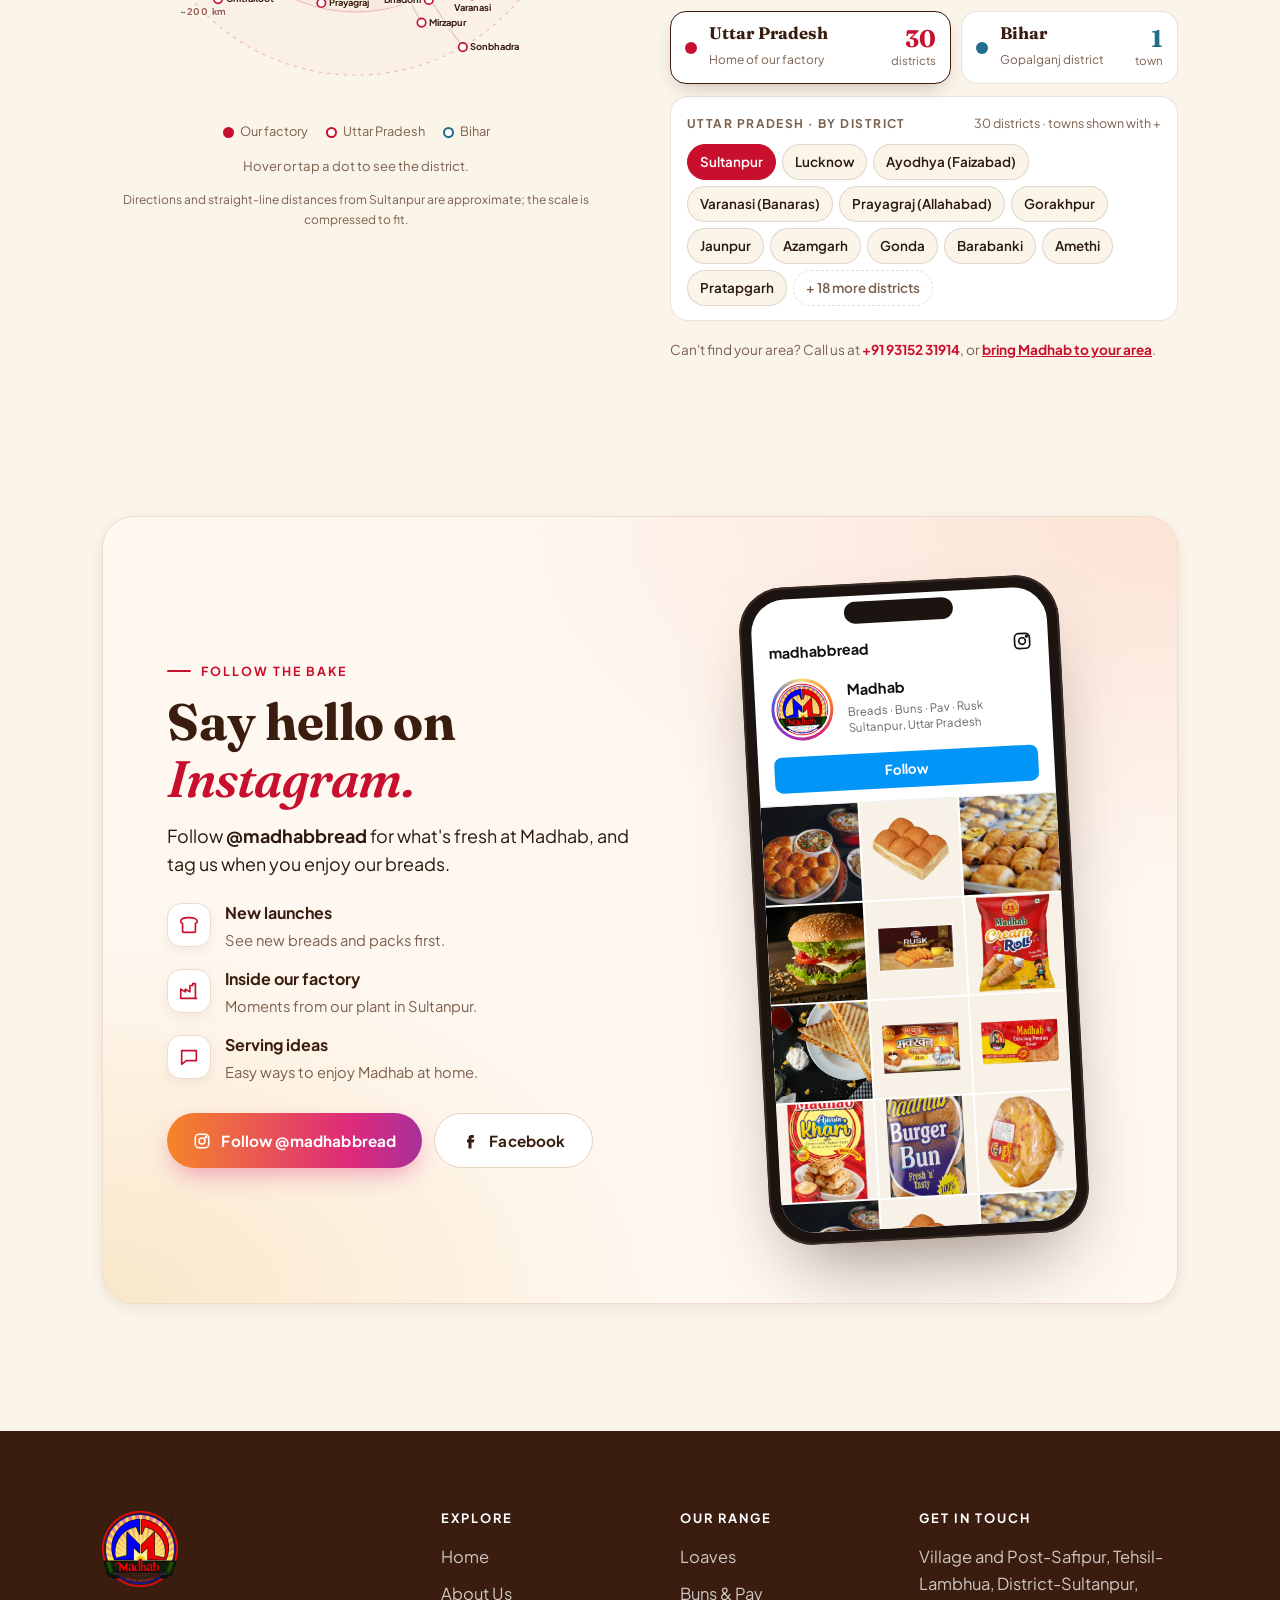
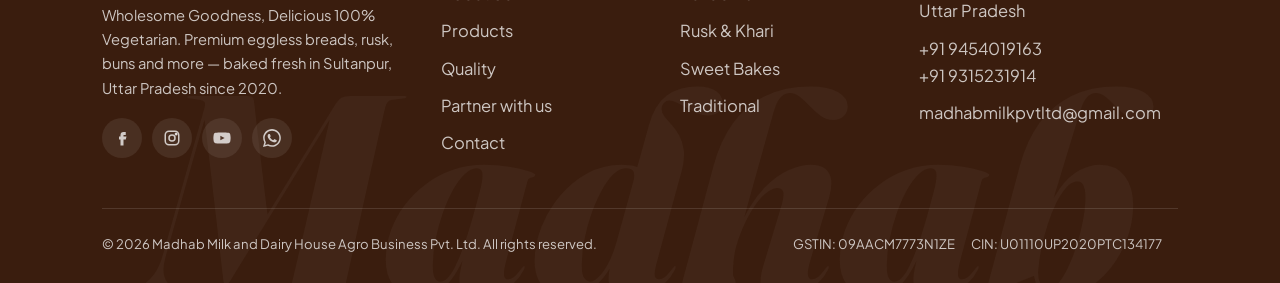
<file: about.html>
<!doctype html>
<html lang="en">
<head>
  <meta charset="utf-8">
  <meta name="viewport" content="width=device-width, initial-scale=1">
  <title>About Us | Madhab</title>
  <meta name="description" content="The story of Madhab — from a humble family-run bakery in Sultanpur to a semi-automated eggless bakery manufacturer serving customers across India.">
  <link rel="icon" href="assets/img/brand/emblem.png">
  <link rel="preconnect" href="https://fonts.googleapis.com">
  <link rel="preconnect" href="https://fonts.gstatic.com" crossorigin>
  <link href="https://fonts.googleapis.com/css2?family=Fraunces:ital,opsz,wght@0,9..144,500;0,9..144,700;0,9..144,800;1,9..144,500;1,9..144,600;1,9..144,800&family=Plus+Jakarta+Sans:wght@400;500;600;700;800&family=Tiro+Devanagari+Hindi&display=swap" rel="stylesheet">
  <link rel="stylesheet" href="css/style.css">
</head>
<body data-page="about" class="dark-top">

  <section class="page-hero">
    <img src="assets/img/photos/wheat-field.jpg" alt="Golden wheat field at sunset">
    <div class="container">
      <div class="crumbs"><a href="index.html">Home</a> / <span>About Us</span></div>
      <span class="eyebrow">Our Story</span>
      <h1>Built on family, flavour &amp; a passion for <em class="accent" style="color:var(--gold-soft)">baking</em></h1>
      <p class="lead">From Sultanpur, Uttar Pradesh — baking wholesome, 100% eggless goodness since 2020.</p>
    </div>
  </section>

  <!-- OVERVIEW -->
  <section class="section">
    <div class="container split">
      <div class="img-stack reveal">
        <img class="main" src="assets/img/photos/baker-loaf.jpg" alt="Baker holding a fresh loaf">
        <img class="mini" src="assets/img/photos/bakery-shelves.jpg" alt="Bakery shelves">
      </div>
      <div>
        <span class="eyebrow reveal">Business Overview</span>
        <h2 class="reveal" data-delay="1">A trusted name in <em class="accent">eggless</em> premium bakery</h2>
        <p class="reveal" data-delay="2">M/s Madhab Milk And Dairy House Agro Business Pvt. Ltd. is a leading manufacturer of eggless premium bakery products with over six years of experience in the bakery industry. From a humble beginning in 2020, we have grown into a trusted name, celebrated for our quality, innovation and customer satisfaction across India.</p>
        <div class="fact-grid reveal" data-delay="3">
          <div class="fact"><small>Brand Name</small><strong>Madhab</strong></div>
          <div class="fact"><small>Established</small><strong>2020</strong></div>
          <div class="fact"><small>Location</small><strong>Sultanpur, U.P.</strong></div>
        </div>
        <a class="btn btn-primary reveal" href="products.html">Discover our products
          <svg viewBox="0 0 24 24" fill="none" stroke="currentColor" stroke-width="2.2" stroke-linecap="round" stroke-linejoin="round"><path d="M5 12h14M13 5l7 7-7 7"/></svg></a>
      </div>
    </div>
  </section>

  <!-- DIRECTOR MESSAGE -->
  <section class="section" style="background:var(--cream-2)">
    <div class="container quote-wrap">
      <div class="reveal">
        <span class="eyebrow">Director's Message</span>
        <h2>“Every product reflects the values we hold dear.”</h2>
        <figure class="director">
          <div class="director-bg"></div>
          <img class="director-photo" src="assets/img/team/manju-devi.png" alt="Manju Devi, Director of Madhab">
          <img class="director-logo" src="assets/img/brand/emblem.png" alt="">
          <figcaption class="director-tag"><strong>Manju Devi</strong><span>Director</span></figcaption>
        </figure>
      </div>
      <div class="quote-card reveal" data-delay="1">
        <div class="qmark">“</div>
        <blockquote style="font-size:1.15rem;line-height:1.7">It brings me immense joy and pride to welcome you to M/S Madhab Milk and Dairy House Agro Business Pvt. Ltd., a brand built on the foundations of family, flavor, and a relentless passion for baking excellence. Our journey began on 08-12-2020 in Sultanpur District, Uttar Pradesh. What started as a humble family-run bakery with simple equipment and big dreams has today transformed into a large-scale, semi-automated manufacturing unit, located in the heart of Purvanchal / Awadh, Uttar Pradesh.<br><br>Guided by vision and hard work, we've blended traditional recipes with modern processes, ensuring that every product we offer reflects the values we hold dear — quality, trust, and taste. Today, we are proud to serve not just our local communities, but also customers throughout India. As we continue to grow, innovate, and spread smiles throughout India, I thank you for being a part of our story. Your trust fuels our journey, and we look forward to baking many more memories together.</blockquote>
        <div class="quote-author">
          <img class="av av-photo" src="assets/img/team/manju-devi.png" alt="">
          <div><strong>Manju Devi</strong><span>Director</span></div>
        </div>
      </div>
    </div>
  </section>

  <!-- JOURNEY -->
  <section class="section">
    <div class="container">
      <div class="section-head center reveal">
        <span class="eyebrow">Our Journey</span>
        <h2>From a small oven to <em class="accent">India's</em> tables</h2>
      </div>
      <div class="timeline">
        <div class="tl-item reveal"><div class="tl-dot">2020</div><div class="tl-card"><h3>The first batch</h3><p>On 8 December 2020, Madhab begins as a family-run bakery in Sultanpur District with simple equipment and big dreams.</p></div></div>
        <div class="tl-item reveal"><div class="tl-dot">Grow</div><div class="tl-card"><h3>Traditional recipes, modern processes</h3><p>We invest in state-of-the-art production lines and strict hygiene standards, growing into a semi-automated manufacturing unit.</p></div></div>
        <div class="tl-item reveal"><div class="tl-dot">24</div><div class="tl-card"><h3>A complete bakery range</h3><p>From Madhab Rusk and Ajwain Khari to Makkhan Malai Bread, Cream Roll, Ladi Pav and Sheermal Roti — 24 eggless products.</p></div></div>
        <div class="tl-item reveal"><div class="tl-dot">Today</div><div class="tl-card"><h3>Spreading smiles across India</h3><p>Rooted in Purvanchal / Awadh, Madhab now serves local communities and customers throughout India.</p></div></div>
      </div>
    </div>
  </section>

  <!-- VALUES -->
  <section class="section" style="padding-top:0">
    <div class="container">
      <div class="section-head center reveal">
        <span class="eyebrow">What we stand for</span>
        <h2>Quality. Trust. Taste.</h2>
      </div>
      <div class="values">
        <div class="value-card reveal"><span class="num">01</span>
          <div class="ico"><svg viewBox="0 0 24 24" fill="none" stroke="currentColor" stroke-width="2" stroke-linecap="round" stroke-linejoin="round"><path d="m12 2 3.1 6.3 6.9 1-5 4.9 1.2 6.8L12 17.8 5.8 21l1.2-6.8-5-4.9 6.9-1z"/></svg></div>
          <h3>Quality</h3><p>Strict quality control, FSSAI certification and hygienic processes at every stage — from raw material to packing.</p></div>
        <div class="value-card reveal" data-delay="1"><span class="num">02</span>
          <div class="ico"><svg viewBox="0 0 24 24" fill="none" stroke="currentColor" stroke-width="2" stroke-linecap="round" stroke-linejoin="round"><path d="M20.8 4.6a5.5 5.5 0 0 0-7.8 0L12 5.7l-1-1.1a5.5 5.5 0 0 0-7.8 7.8l1 1.1L12 21l7.8-7.5 1-1.1a5.5 5.5 0 0 0 0-7.8z"/></svg></div>
          <h3>Trust</h3><p>A family brand that treats every customer, agency and distributor like part of the family.</p></div>
        <div class="value-card reveal" data-delay="2"><span class="num">03</span>
          <div class="ico"><svg viewBox="0 0 24 24" fill="none" stroke="currentColor" stroke-width="2" stroke-linecap="round" stroke-linejoin="round"><path d="M12 2a10 10 0 1 0 10 10"/><path d="M8 14s1.5 2 4 2 4-2 4-2M9 9h.01M15 9h.01"/></svg></div>
          <h3>Taste</h3><p>Traditional Indian taste in every bite — 100% eggless and 100% vegetarian.</p></div>
      </div>
    </div>
  </section>

  <!-- FACILITY -->
  <section class="section" style="background:var(--cream-2)">
    <div class="container split reverse">
      <div class="img-stack reveal">
        <img class="main" src="assets/img/photos/bakery-display.jpg" alt="Fresh bakery products">
        <img class="mini" src="assets/img/products/rusk-chai.png" alt="Rusk with chai" style="object-fit:contain;background:#fff;padding:14px">
      </div>
      <div>
        <span class="eyebrow reveal">Production &amp; Facility</span>
        <h2 class="reveal" data-delay="1">Where the <em class="accent">magic</em> happens</h2>
        <ul class="pd-points reveal" data-delay="2" style="grid-template-columns:1fr">
          <li><svg viewBox="0 0 24 24" fill="none" stroke="currentColor" stroke-width="2.4" stroke-linecap="round" stroke-linejoin="round"><circle cx="12" cy="12" r="10" opacity=".25"/><path d="M7.5 12.5l3 3 6-6.5"/></svg> Situated in Sultanpur, Uttar Pradesh</li>
          <li><svg viewBox="0 0 24 24" fill="none" stroke="currentColor" stroke-width="2.4" stroke-linecap="round" stroke-linejoin="round"><circle cx="12" cy="12" r="10" opacity=".25"/><path d="M7.5 12.5l3 3 6-6.5"/></svg> State-of-the-art production lines</li>
          <li><svg viewBox="0 0 24 24" fill="none" stroke="currentColor" stroke-width="2.4" stroke-linecap="round" stroke-linejoin="round"><circle cx="12" cy="12" r="10" opacity=".25"/><path d="M7.5 12.5l3 3 6-6.5"/></svg> FSSAI and other certifications</li>
          <li><svg viewBox="0 0 24 24" fill="none" stroke="currentColor" stroke-width="2.4" stroke-linecap="round" stroke-linejoin="round"><circle cx="12" cy="12" r="10" opacity=".25"/><path d="M7.5 12.5l3 3 6-6.5"/></svg> Strict quality control and hygiene standards</li>
          <li><svg viewBox="0 0 24 24" fill="none" stroke="currentColor" stroke-width="2.4" stroke-linecap="round" stroke-linejoin="round"><circle cx="12" cy="12" r="10" opacity=".25"/><path d="M7.5 12.5l3 3 6-6.5"/></svg> Environmentally responsible packaging solutions</li>
        </ul>
        <a class="btn btn-dark reveal" href="quality.html">Our quality process
          <svg viewBox="0 0 24 24" fill="none" stroke="currentColor" stroke-width="2.2" stroke-linecap="round" stroke-linejoin="round"><path d="M5 12h14M13 5l7 7-7 7"/></svg></a>
      </div>
    </div>
  </section>

  <!-- WHERE TO FIND US -->
  <section class="section" id="where" aria-labelledby="w-h">
    <div class="container where">
      <figure class="netmap reveal" aria-label="Map of the districts where Madhab is sold, around our factory in Sultanpur">
        <svg viewBox="0 0 600 600" id="netsvg" role="img" aria-labelledby="w-h"></svg>
        <p class="nm-legend"><span><i class="lg-f"></i>Our factory</span><span><i class="lg-up"></i>Uttar Pradesh</span><span><i class="lg-br"></i>Bihar</span></p>
        <p class="nm-read" id="nmRead" aria-live="polite">Hover or tap a dot to see the district.</p>
        <figcaption>Directions and straight-line distances from Sultanpur are approximate; the scale is compressed to fit.</figcaption>
      </figure>
      <div class="where-info">
        <span class="eyebrow reveal">Where to find us</span>
        <h2 class="reveal" id="w-h" style="margin-top:14px">Baked in Sultanpur. <em class="accent">Loved across Uttar Pradesh, and into Bihar.</em></h2>
        <p class="lead reveal" style="margin-top:16px;font-size:1.05rem">We make everything at our factory in Safipur, Lambhua, and sell through our distributors at the stores they supply. We don't run our own shops.</p>
        <div class="finder reveal">
          <label class="finder-l" for="findQ">Is Madhab in your area?</label>
          <div class="finder-box">
            <svg viewBox="0 0 24 24" fill="none" stroke="currentColor" stroke-width="2" stroke-linecap="round" stroke-linejoin="round" width="20" height="20"><path d="M21 10c0 7-9 13-9 13S3 17 3 10a9 9 0 0 1 18 0z"/><circle cx="12" cy="10" r="3"/></svg>
            <input id="findQ" type="text" placeholder="Type your district or town" autocomplete="off" role="combobox" aria-expanded="false" aria-controls="sugg" aria-autocomplete="list">
            <button type="button" id="findGo" aria-label="Check">Check</button>
          </div>
          <ul class="sugg" id="sugg" role="listbox" hidden></ul>
          <div class="answer" id="answer" aria-live="polite"></div>
        </div>
        <p class="dlabel reveal">Where we sell, by state</p>
        <div class="states reveal" role="tablist" aria-label="States">
          <button type="button" class="state" role="tab" id="st-UP" data-st="Uttar Pradesh" aria-selected="true" aria-controls="stPanel"><span class="sd up"></span><span class="st-t"><b>Uttar Pradesh</b><small>Home of our factory</small></span><span class="st-n"><b id="distCount">30</b><small>districts</small></span></button>
          <button type="button" class="state" role="tab" id="st-BR" data-st="Bihar" aria-selected="false" aria-controls="stPanel"><span class="sd br"></span><span class="st-t"><b>Bihar</b><small>Gopalganj district</small></span><span class="st-n"><b>1</b><small>town</small></span></button>
        </div>
        <div class="st-panel reveal" id="stPanel" role="tabpanel"></div>
        <p class="small reveal" style="margin-top:18px;font-size:.85rem;color:var(--muted)">Can't find your area? Call us at <a class="tel" href="tel:+919315231914" style="color:var(--red);font-weight:700">+91 93152 31914</a>, or <a href="distributor.html" class="ul" style="color:var(--red);font-weight:700;text-decoration:underline">bring Madhab to your area</a>.</p>
      </div>
    </div>
  </section>

  <!-- SOCIAL / INSTAGRAM -->
  <section class="section social" id="social" aria-labelledby="s-h">
    <div class="container">
      <div class="soc-card reveal">
        <div class="soc-copy">
          <span class="eyebrow">Follow the bake</span>
          <h2 id="s-h">Say hello on <em class="accent">Instagram.</em></h2>
          <p class="lead" style="color:var(--text)">Follow <strong>@madhabbread</strong> for what's fresh at Madhab, and tag us when you enjoy our breads.</p>
          <ul class="soc-list">
            <li>
              <span class="si" aria-hidden="true">
                <svg viewBox="0 0 24 24" fill="none" stroke="currentColor" stroke-width="1.8" stroke-linejoin="round"><path d="M5 10.5C3.3 10 3 8.8 3 8c0-2.2 2.9-4 9-4s9 1.8 9 4c0 .8-.3 2-2 2.5V19a1 1 0 01-1 1H6a1 1 0 01-1-1z"/></svg>
              </span>
              <div>
                <b>New launches</b>
                <span>See new breads and packs first.</span>
              </div>
            </li>
            <li>
              <span class="si" aria-hidden="true">
                <svg viewBox="0 0 24 24" fill="none" stroke="currentColor" stroke-width="1.8" stroke-linejoin="round"><path d="M3 20V10l5 3V10l5 3V6h3v-2h3v16zM3 20h18"/></svg>
              </span>
              <div>
                <b>Inside our factory</b>
                <span>Moments from our plant in Sultanpur.</span>
              </div>
            </li>
            <li>
              <span class="si" aria-hidden="true">
                <svg viewBox="0 0 24 24" fill="none" stroke="currentColor" stroke-width="1.8" stroke-linejoin="round"><path d="M4 5h16v11H9l-5 4z"/></svg>
              </span>
              <div>
                <b>Serving ideas</b>
                <span>Easy ways to enjoy Madhab at home.</span>
              </div>
            </li>
          </ul>
          <div class="soc-btns">
            <a class="btn btn-ig" href="https://www.instagram.com/madhabbread/" target="_blank" rel="noopener" aria-label="Follow @madhabbread on Instagram">
              <svg viewBox="0 0 24 24" width="20" height="20" fill="none" stroke="currentColor" stroke-width="2"><rect x="3" y="3" width="18" height="18" rx="5"/><circle cx="12" cy="12" r="4"/><circle cx="17.5" cy="6.5" r="1" fill="currentColor"/></svg>
              Follow @madhabbread
            </a>
            <a class="btn btn-fb-outline" href="https://www.facebook.com/p/Madhab-Milk-and-Dairy-House-Agro-Business-Private-Limited-61587177086798/" target="_blank" rel="noopener" aria-label="Madhab Facebook Page">
              <svg viewBox="0 0 24 24" width="20" height="20" fill="currentColor"><path d="M14 8h3V4h-3a4 4 0 0 0-4 4v2H8v4h2v8h4v-8h3l1-4h-4V8z"/></svg>
              Facebook
            </a>
          </div>
        </div>

        <a class="phone" href="https://www.instagram.com/madhabbread/" target="_blank" rel="noopener" aria-label="Open Madhab on Instagram">
          <span class="ph-notch" aria-hidden="true"></span>
          <span class="ph-screen">
            <span class="ph-top">
              <b>madhabbread</b>
              <svg viewBox="0 0 24 24" width="20" height="20" fill="none" stroke="currentColor" stroke-width="2"><rect x="3" y="3" width="18" height="18" rx="5"/><circle cx="12" cy="12" r="4"/><circle cx="17.5" cy="6.5" r="1" fill="currentColor"/></svg>
            </span>
            <span class="ph-prof">
              <span class="ph-av">
                <span class="ring" aria-hidden="true"></span>
                <img src="assets/img/brand/emblem.png" alt="Madhab Profile">
              </span>
              <span class="ph-name">
                <b>Madhab</b>
                <small>Breads · Buns · Pav · Rusk<br>Sultanpur, Uttar Pradesh</small>
              </span>
            </span>
            <span class="ph-follow">Follow</span>
            <span class="ph-grid-wrap">
              <span class="ph-grid">
                <i style="background-image:url('assets/img/photos/pav-bhaji.jpg')"></i>
                <i class="pk" style="background-image:url('assets/img/products/ladi-pav-250g.png')"></i>
                <i style="background-image:url('assets/img/photos/baked-tray.jpg')"></i>
                <i style="background-image:url('assets/img/photos/burger.jpg')"></i>
                <i class="pk" style="background-image:url('assets/img/products/rusk-150g.png')"></i>
                <i class="pk" style="background-image:url('assets/img/products/cream-roll.png')"></i>
                <i style="background-image:url('assets/img/photos/sandwich.jpg')"></i>
                <i class="pk" style="background-image:url('assets/img/products/makkhan-malai-bread.png')"></i>
                <i class="pk" style="background-image:url('assets/img/products/extra-long-premium-bread.png')"></i>
                <i class="pk" style="background-image:url('assets/img/products/ajwain-khari.png')"></i>
                <i class="pk" style="background-image:url('assets/img/products/burger-bun.png')"></i>
                <i class="pk" style="background-image:url('assets/img/products/sheermal-roti-100g.png')"></i>
                <!-- duplicate for infinite seamless loop -->
                <i style="background-image:url('assets/img/photos/pav-bhaji.jpg')"></i>
                <i class="pk" style="background-image:url('assets/img/products/ladi-pav-250g.png')"></i>
                <i style="background-image:url('assets/img/photos/baked-tray.jpg')"></i>
                <i style="background-image:url('assets/img/photos/burger.jpg')"></i>
                <i class="pk" style="background-image:url('assets/img/products/rusk-150g.png')"></i>
                <i class="pk" style="background-image:url('assets/img/products/cream-roll.png')"></i>
                <i style="background-image:url('assets/img/photos/sandwich.jpg')"></i>
                <i class="pk" style="background-image:url('assets/img/products/makkhan-malai-bread.png')"></i>
                <i class="pk" style="background-image:url('assets/img/products/extra-long-premium-bread.png')"></i>
                <i class="pk" style="background-image:url('assets/img/products/ajwain-khari.png')"></i>
                <i class="pk" style="background-image:url('assets/img/products/burger-bun.png')"></i>
                <i class="pk" style="background-image:url('assets/img/products/sheermal-roti-100g.png')"></i>
              </span>
            </span>
          </span>
        </a>
      </div>
    </div>
  </section>

  <script src="js/products.js"></script>
  <script src="js/main.js"></script>
</body>
</html>
</file>
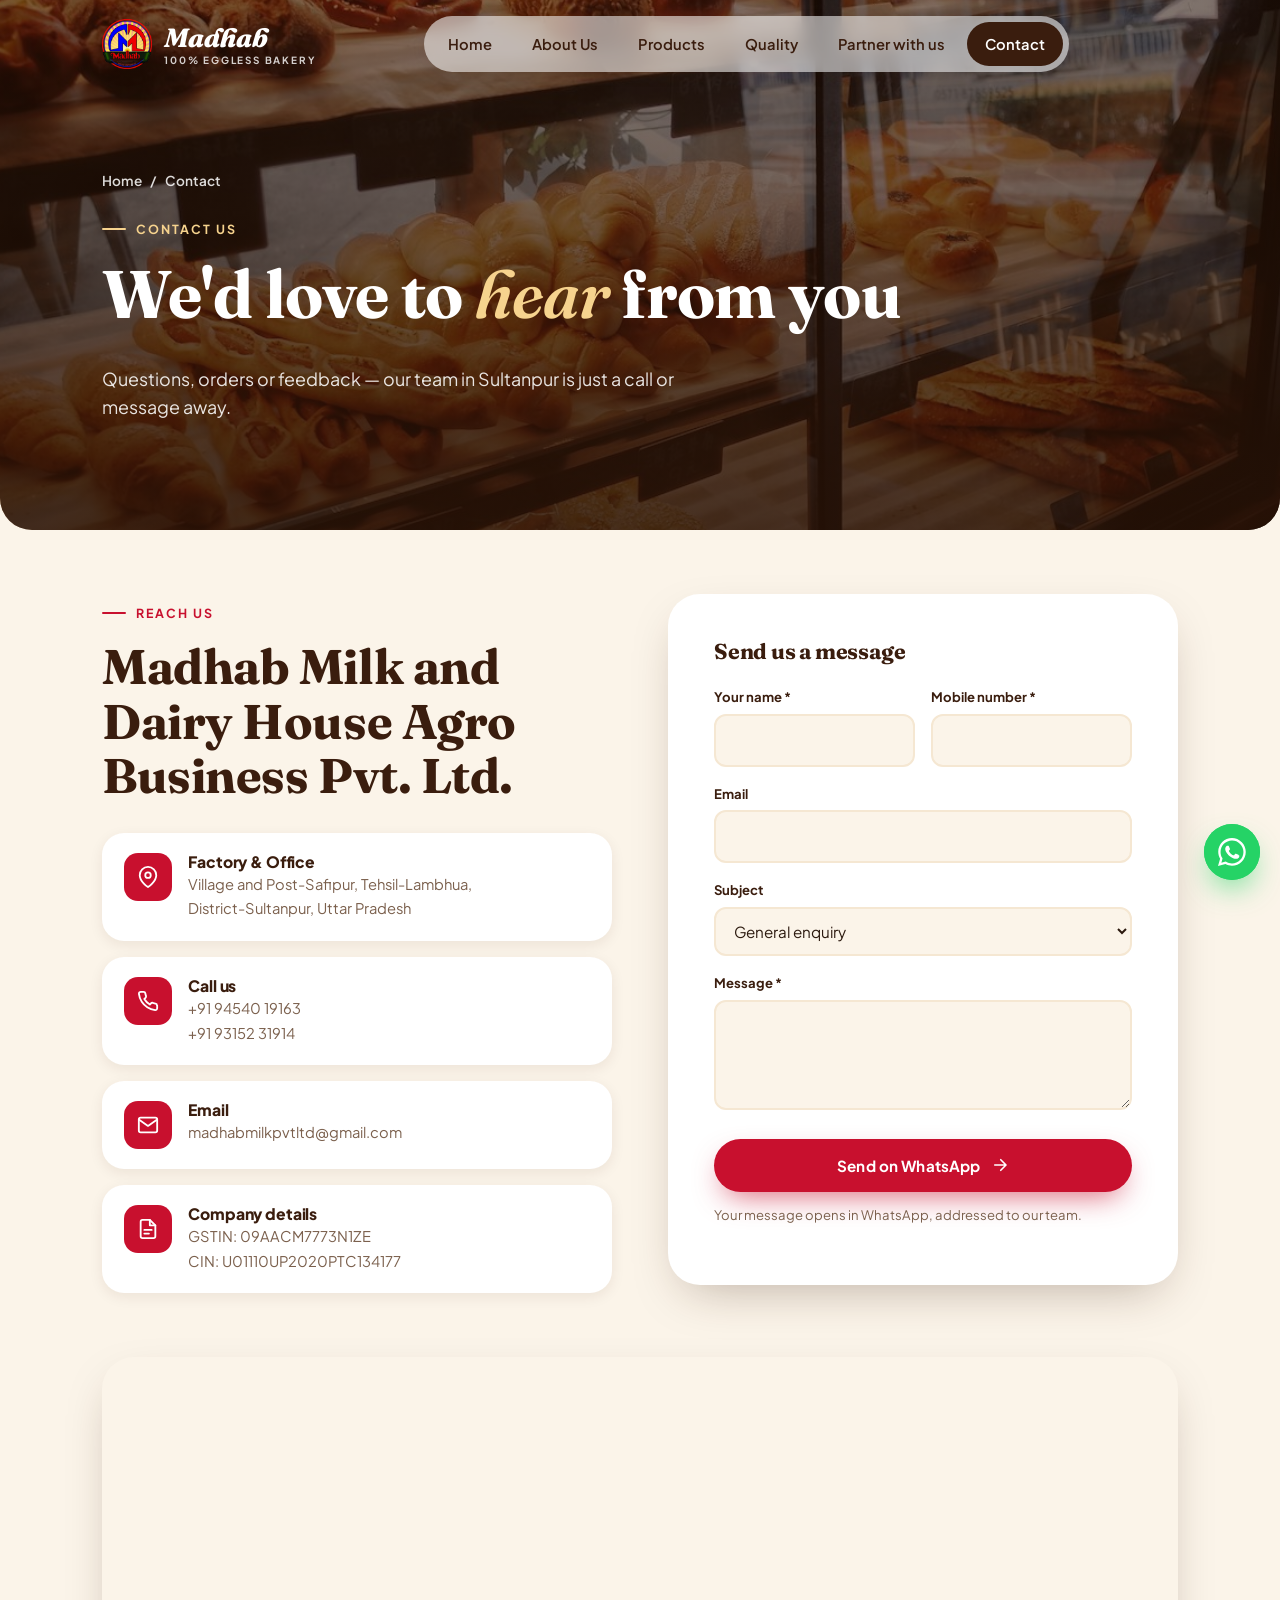
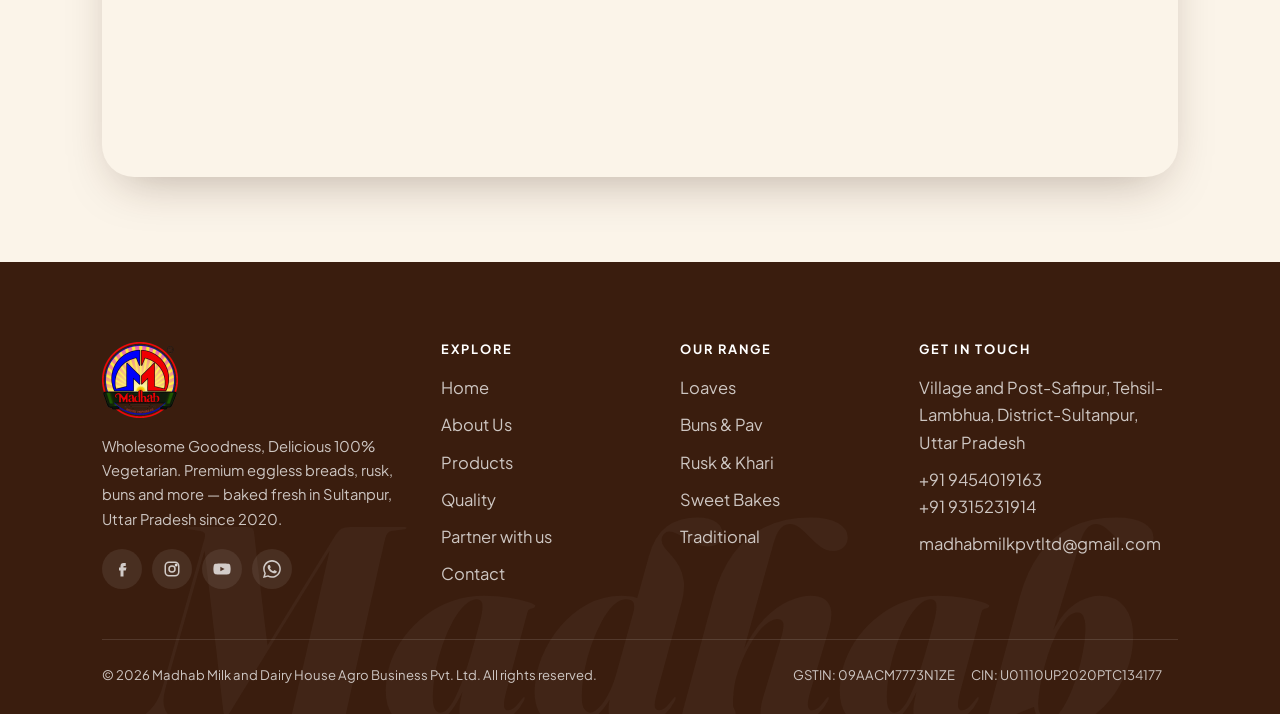
<file: contact.html>
<!doctype html>
<html lang="en">
<head>
  <meta charset="utf-8">
  <meta name="viewport" content="width=device-width, initial-scale=1">
  <title>Contact Us | Madhab</title>
  <meta name="description" content="Contact Madhab Milk and Dairy House Agro Business Pvt. Ltd. — Village and Post-Safipur, Tehsil-Lambhua, District-Sultanpur, Uttar Pradesh.">
  <link rel="icon" href="assets/img/brand/emblem.png">
  <link rel="preconnect" href="https://fonts.googleapis.com">
  <link rel="preconnect" href="https://fonts.gstatic.com" crossorigin>
  <link href="https://fonts.googleapis.com/css2?family=Fraunces:ital,opsz,wght@0,9..144,500;0,9..144,700;0,9..144,800;1,9..144,500;1,9..144,600;1,9..144,800&family=Plus+Jakarta+Sans:wght@400;500;600;700;800&family=Tiro+Devanagari+Hindi&display=swap" rel="stylesheet">
  <link rel="stylesheet" href="css/style.css">
</head>
<body data-page="contact" class="dark-top">

  <section class="page-hero">
    <img src="assets/img/photos/bakery-display.jpg" alt="Fresh bakery products on display">
    <div class="container">
      <div class="crumbs"><a href="index.html">Home</a> / <span>Contact</span></div>
      <span class="eyebrow">Contact Us</span>
      <h1>We'd love to <em class="accent" style="color:var(--gold-soft)">hear</em> from you</h1>
      <p class="lead">Questions, orders or feedback — our team in Sultanpur is just a call or message away.</p>
    </div>
  </section>

  <section class="section">
    <div class="container split" style="align-items:start">
      <div>
        <span class="eyebrow reveal">Reach us</span>
        <h2 class="reveal" data-delay="1">Madhab Milk and Dairy House Agro Business Pvt. Ltd.</h2>
        <div class="contact-cards" style="margin-top:30px">
          <div class="c-card reveal"><div class="ico"><svg viewBox="0 0 24 24" fill="none" stroke="currentColor" stroke-width="2" stroke-linecap="round" stroke-linejoin="round"><path d="M21 10c0 7-9 13-9 13S3 17 3 10a9 9 0 0 1 18 0z"/><circle cx="12" cy="10" r="3"/></svg></div>
            <div><h4>Factory &amp; Office</h4><p>Village and Post-Safipur, Tehsil-Lambhua,<br>District-Sultanpur, Uttar Pradesh</p></div></div>
          <div class="c-card reveal" data-delay="1"><div class="ico"><svg viewBox="0 0 24 24" fill="none" stroke="currentColor" stroke-width="2" stroke-linecap="round" stroke-linejoin="round"><path d="M22 16.9v3a2 2 0 0 1-2.2 2 19.8 19.8 0 0 1-8.6-3.1 19.5 19.5 0 0 1-6-6A19.8 19.8 0 0 1 2.1 4.2 2 2 0 0 1 4.1 2h3a2 2 0 0 1 2 1.7c.1.9.4 1.8.7 2.7a2 2 0 0 1-.5 2.1L8 9.8a16 16 0 0 0 6 6l1.3-1.3a2 2 0 0 1 2.1-.4c.9.3 1.8.6 2.7.7a2 2 0 0 1 1.7 2z"/></svg></div>
            <div><h4>Call us</h4><p><a href="tel:+919454019163">+91 94540 19163</a><br><a href="tel:+919315231914">+91 93152 31914</a></p></div></div>
          <div class="c-card reveal" data-delay="2"><div class="ico"><svg viewBox="0 0 24 24" fill="none" stroke="currentColor" stroke-width="2" stroke-linecap="round" stroke-linejoin="round"><rect x="2" y="4" width="20" height="16" rx="2"/><path d="M22 6l-10 7L2 6"/></svg></div>
            <div><h4>Email</h4><p><a href="mailto:madhabmilkpvtltd@gmail.com">madhabmilkpvtltd@gmail.com</a></p></div></div>
          <div class="c-card reveal" data-delay="3"><div class="ico"><svg viewBox="0 0 24 24" fill="none" stroke="currentColor" stroke-width="2" stroke-linecap="round" stroke-linejoin="round"><path d="M14 2H6a2 2 0 0 0-2 2v16a2 2 0 0 0 2 2h12a2 2 0 0 0 2-2V8z"/><path d="M14 2v6h6M8 13h8M8 17h5"/></svg></div>
            <div><h4>Company details</h4><p>GSTIN: 09AACM7773N1ZE<br>CIN: U01110UP2020PTC134177</p></div></div>
        </div>
      </div>

      <form class="form-card reveal" data-delay="1" data-wa="New enquiry — Madhab website">
        <h3 style="margin-bottom:22px">Send us a message</h3>
        <div class="form-grid">
          <div class="field"><label for="c-name">Your name *</label><input id="c-name" name="Name" required></div>
          <div class="field"><label for="c-phone">Mobile number *</label><input id="c-phone" name="Mobile" type="tel" required></div>
          <div class="field full"><label for="c-email">Email</label><input id="c-email" name="Email" type="email"></div>
          <div class="field full"><label for="c-sub">Subject</label>
            <select id="c-sub" name="Subject">
              <option>General enquiry</option><option>Product / order enquiry</option><option>Distributorship</option><option>Feedback</option>
            </select></div>
          <div class="field full"><label for="c-msg">Message *</label><textarea id="c-msg" name="Message" required></textarea></div>
        </div>
        <button class="btn btn-primary" type="submit" style="margin-top:22px;width:100%;justify-content:center">Send on WhatsApp
          <svg viewBox="0 0 24 24" fill="none" stroke="currentColor" stroke-width="2.2" stroke-linecap="round" stroke-linejoin="round"><path d="M5 12h14M13 5l7 7-7 7"/></svg></button>
        <p class="form-note">Your message opens in WhatsApp, addressed to our team.</p>
      </form>
    </div>
  </section>

  <section class="section-tight" style="padding-top:0">
    <div class="container">
      <div class="map reveal">
        <iframe title="Madhab location map" loading="lazy" referrerpolicy="no-referrer-when-downgrade"
          src="https://maps.google.com/maps?q=Safipur%2C%20Lambhua%2C%20Sultanpur%2C%20Uttar%20Pradesh&t=&z=12&ie=UTF8&iwloc=&output=embed"></iframe>
      </div>
    </div>
  </section>

  <script src="js/products.js"></script>
  <script src="js/main.js"></script>
</body>
</html>
</file>
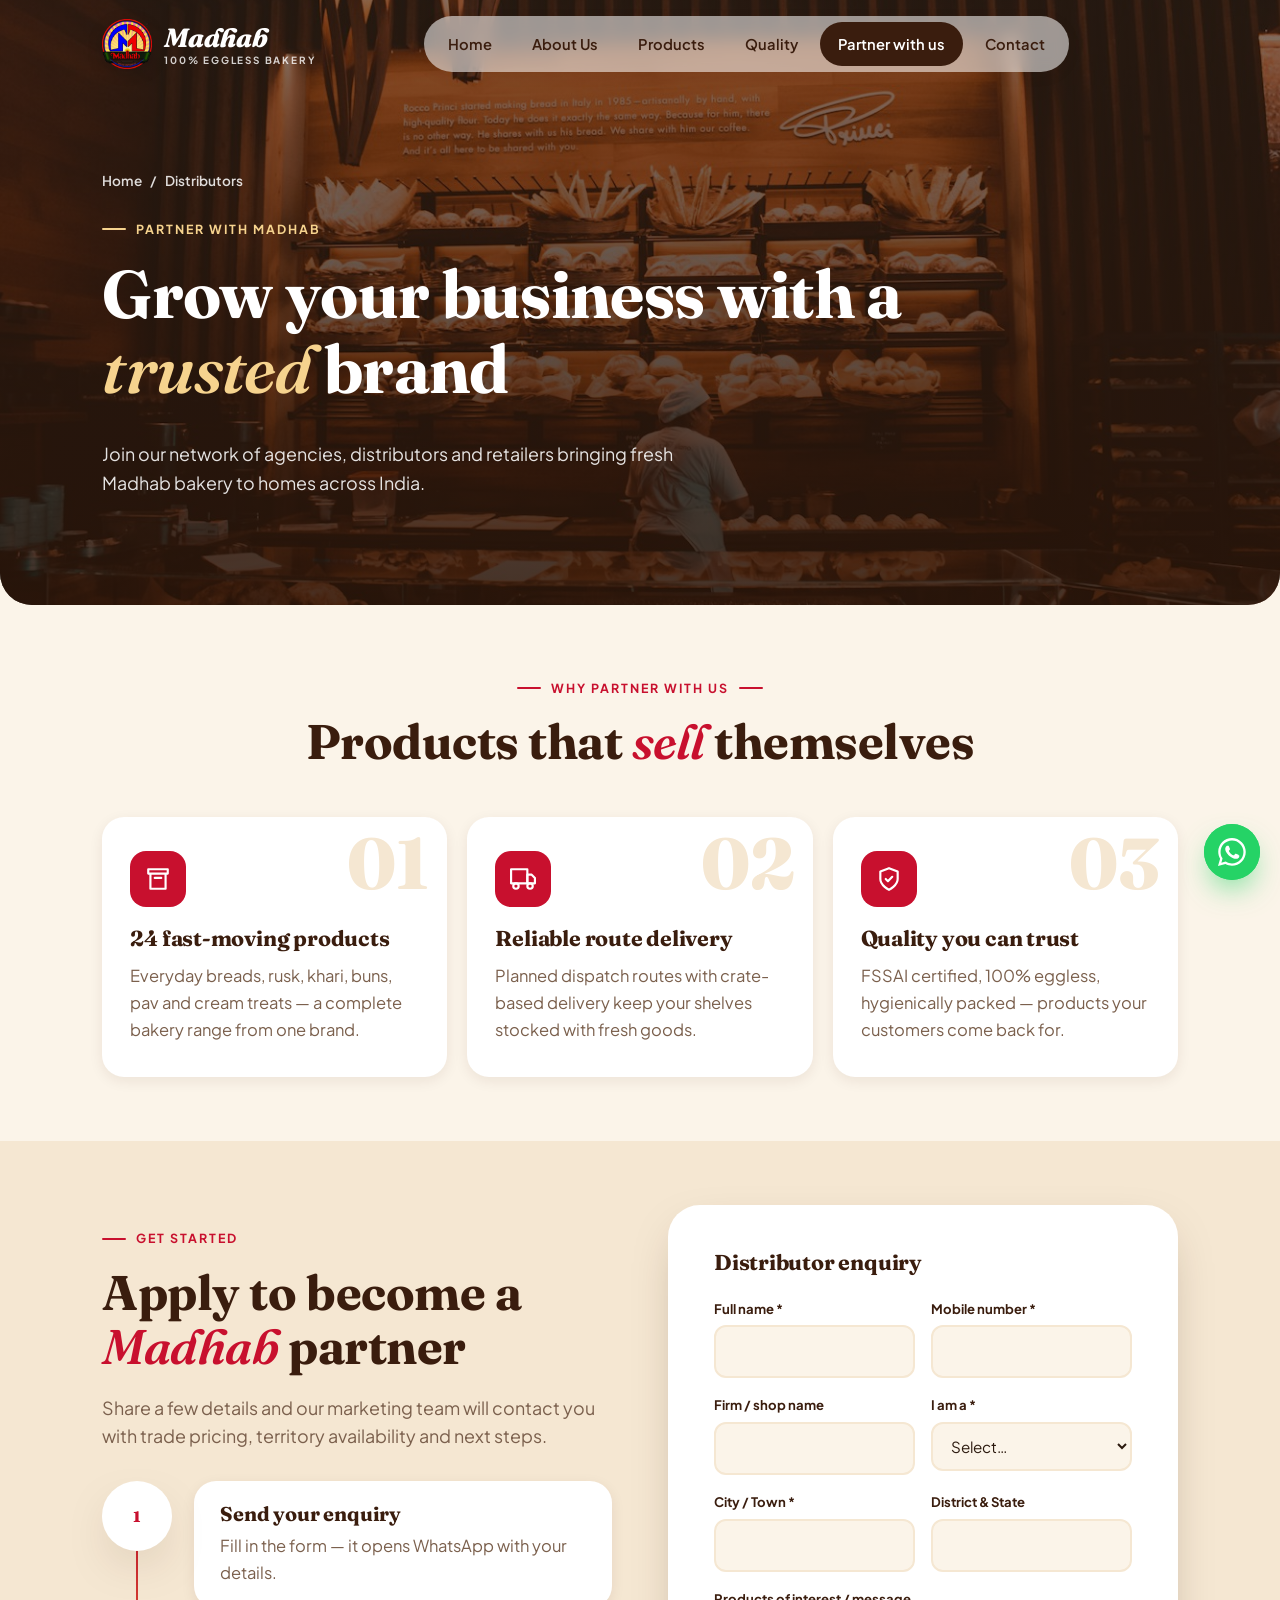
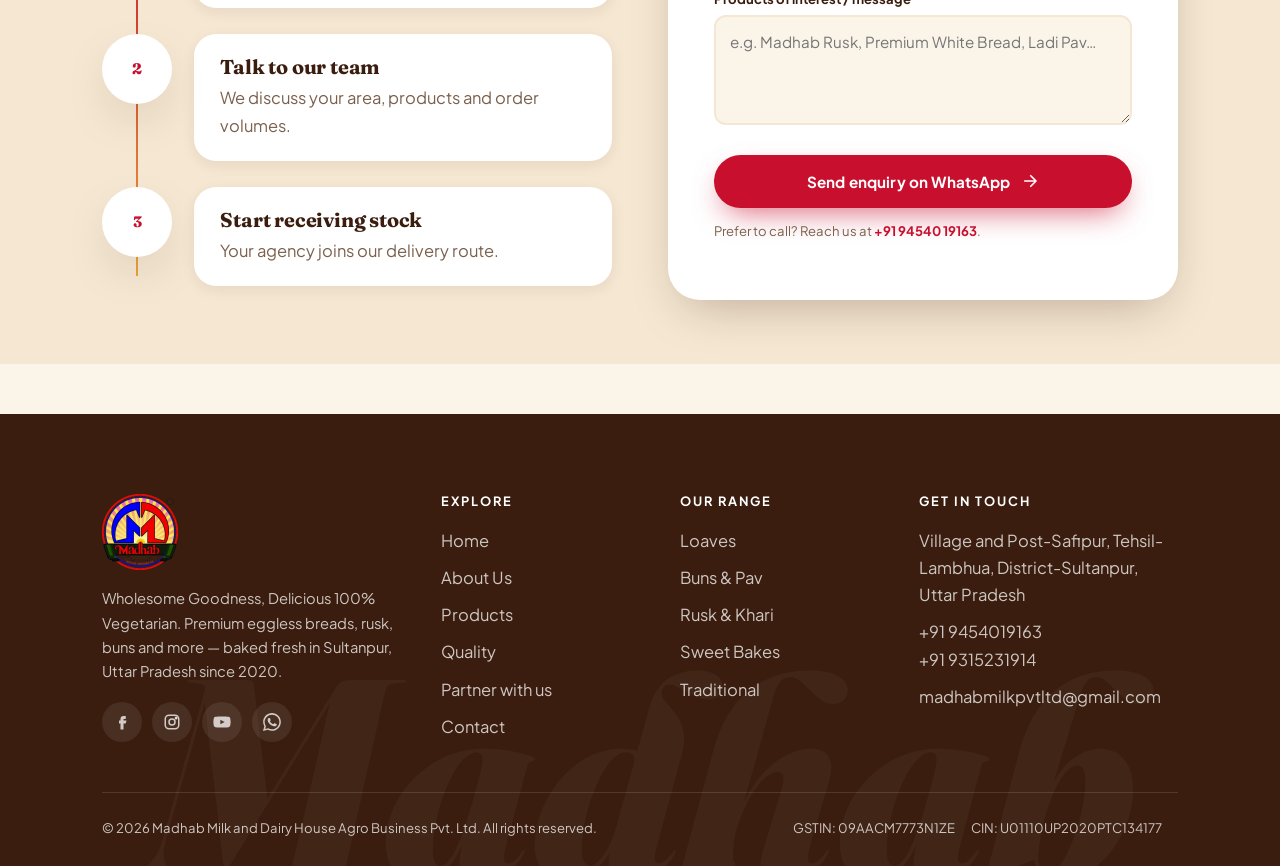
<file: distributor.html>
<!doctype html>
<html lang="en">
<head>
  <meta charset="utf-8">
  <meta name="viewport" content="width=device-width, initial-scale=1">
  <title>Become a Distributor | Madhab</title>
  <meta name="description" content="Partner with Madhab — become a distributor, agency or retailer for premium eggless bakery products in Uttar Pradesh and across India.">
  <link rel="icon" href="assets/img/brand/emblem.png">
  <link rel="preconnect" href="https://fonts.googleapis.com">
  <link rel="preconnect" href="https://fonts.gstatic.com" crossorigin>
  <link href="https://fonts.googleapis.com/css2?family=Fraunces:ital,opsz,wght@0,9..144,500;0,9..144,700;0,9..144,800;1,9..144,500;1,9..144,600;1,9..144,800&family=Plus+Jakarta+Sans:wght@400;500;600;700;800&family=Tiro+Devanagari+Hindi&display=swap" rel="stylesheet">
  <link rel="stylesheet" href="css/style.css">
</head>
<body data-page="distributor" class="dark-top">

  <section class="page-hero">
    <img src="assets/img/photos/bakery-shop.jpg" alt="Bakery shop interior">
    <div class="container">
      <div class="crumbs"><a href="index.html">Home</a> / <span>Distributors</span></div>
      <span class="eyebrow">Partner with Madhab</span>
      <h1>Grow your business with a <em class="accent" style="color:var(--gold-soft)">trusted</em> brand</h1>
      <p class="lead">Join our network of agencies, distributors and retailers bringing fresh Madhab bakery to homes across India.</p>
    </div>
  </section>

  <section class="section">
    <div class="container">
      <div class="section-head center reveal">
        <span class="eyebrow">Why partner with us</span>
        <h2>Products that <em class="accent">sell</em> themselves</h2>
      </div>
      <div class="benefits">
        <div class="value-card reveal"><span class="num">01</span>
          <div class="ico"><svg viewBox="0 0 24 24" fill="none" stroke="currentColor" stroke-width="2" stroke-linecap="round" stroke-linejoin="round"><path d="M3 3h18v4H3zM5 7v14h14V7M9 11h6"/></svg></div>
          <h3>24 fast-moving products</h3><p>Everyday breads, rusk, khari, buns, pav and cream treats — a complete bakery range from one brand.</p></div>
        <div class="value-card reveal" data-delay="1"><span class="num">02</span>
          <div class="ico"><svg viewBox="0 0 24 24" fill="none" stroke="currentColor" stroke-width="2" stroke-linecap="round" stroke-linejoin="round"><rect x="1" y="3" width="15" height="13"/><path d="M16 8h4l3 3v5h-7V8z"/><circle cx="5.5" cy="18.5" r="2.5"/><circle cx="18.5" cy="18.5" r="2.5"/></svg></div>
          <h3>Reliable route delivery</h3><p>Planned dispatch routes with crate-based delivery keep your shelves stocked with fresh goods.</p></div>
        <div class="value-card reveal" data-delay="2"><span class="num">03</span>
          <div class="ico"><svg viewBox="0 0 24 24" fill="none" stroke="currentColor" stroke-width="2" stroke-linecap="round" stroke-linejoin="round"><path d="M12 22s8-4 8-10V5l-8-3-8 3v7c0 6 8 10 8 10z"/><path d="m9 12 2 2 4-4"/></svg></div>
          <h3>Quality you can trust</h3><p>FSSAI certified, 100% eggless, hygienically packed — products your customers come back for.</p></div>
      </div>
    </div>
  </section>

  <section class="section" style="background:var(--cream-2)">
    <div class="container split">
      <div>
        <span class="eyebrow reveal">Get started</span>
        <h2 class="reveal" data-delay="1">Apply to become a <em class="accent">Madhab</em> partner</h2>
        <p class="lead reveal" data-delay="2">Share a few details and our marketing team will contact you with trade pricing, territory availability and next steps.</p>
        <div class="timeline reveal" data-delay="3" style="margin-top:30px">
          <div class="tl-item"><div class="tl-dot">1</div><div class="tl-card"><h3>Send your enquiry</h3><p>Fill in the form — it opens WhatsApp with your details.</p></div></div>
          <div class="tl-item"><div class="tl-dot">2</div><div class="tl-card"><h3>Talk to our team</h3><p>We discuss your area, products and order volumes.</p></div></div>
          <div class="tl-item"><div class="tl-dot">3</div><div class="tl-card"><h3>Start receiving stock</h3><p>Your agency joins our delivery route.</p></div></div>
        </div>
      </div>
      <form class="form-card reveal" data-delay="1" data-wa="New distributor enquiry — Madhab website">
        <h3 style="margin-bottom:22px">Distributor enquiry</h3>
        <div class="form-grid">
          <div class="field"><label for="d-name">Full name *</label><input id="d-name" name="Name" required></div>
          <div class="field"><label for="d-phone">Mobile number *</label><input id="d-phone" name="Mobile" type="tel" required></div>
          <div class="field"><label for="d-firm">Firm / shop name</label><input id="d-firm" name="Firm"></div>
          <div class="field"><label for="d-type">I am a *</label>
            <select id="d-type" name="Type" required>
              <option value="">Select…</option><option>Distributor / Agency</option><option>Retailer / Shop</option><option>Hotel / Restaurant / Caterer</option><option>Other</option>
            </select></div>
          <div class="field"><label for="d-city">City / Town *</label><input id="d-city" name="City" required></div>
          <div class="field"><label for="d-dist">District &amp; State</label><input id="d-dist" name="District/State"></div>
          <div class="field full"><label for="d-msg">Products of interest / message</label><textarea id="d-msg" name="Message" placeholder="e.g. Madhab Rusk, Premium White Bread, Ladi Pav…"></textarea></div>
        </div>
        <button class="btn btn-primary" type="submit" style="margin-top:22px;width:100%;justify-content:center">Send enquiry on WhatsApp
          <svg viewBox="0 0 24 24" fill="none" stroke="currentColor" stroke-width="2.2" stroke-linecap="round" stroke-linejoin="round"><path d="M5 12h14M13 5l7 7-7 7"/></svg></button>
        <p class="form-note">Prefer to call? Reach us at <a href="tel:+919454019163" style="color:var(--red);font-weight:700">+91 94540 19163</a>.</p>
      </form>
    </div>
  </section>

  <script src="js/products.js"></script>
  <script src="js/main.js"></script>
</body>
</html>
</file>
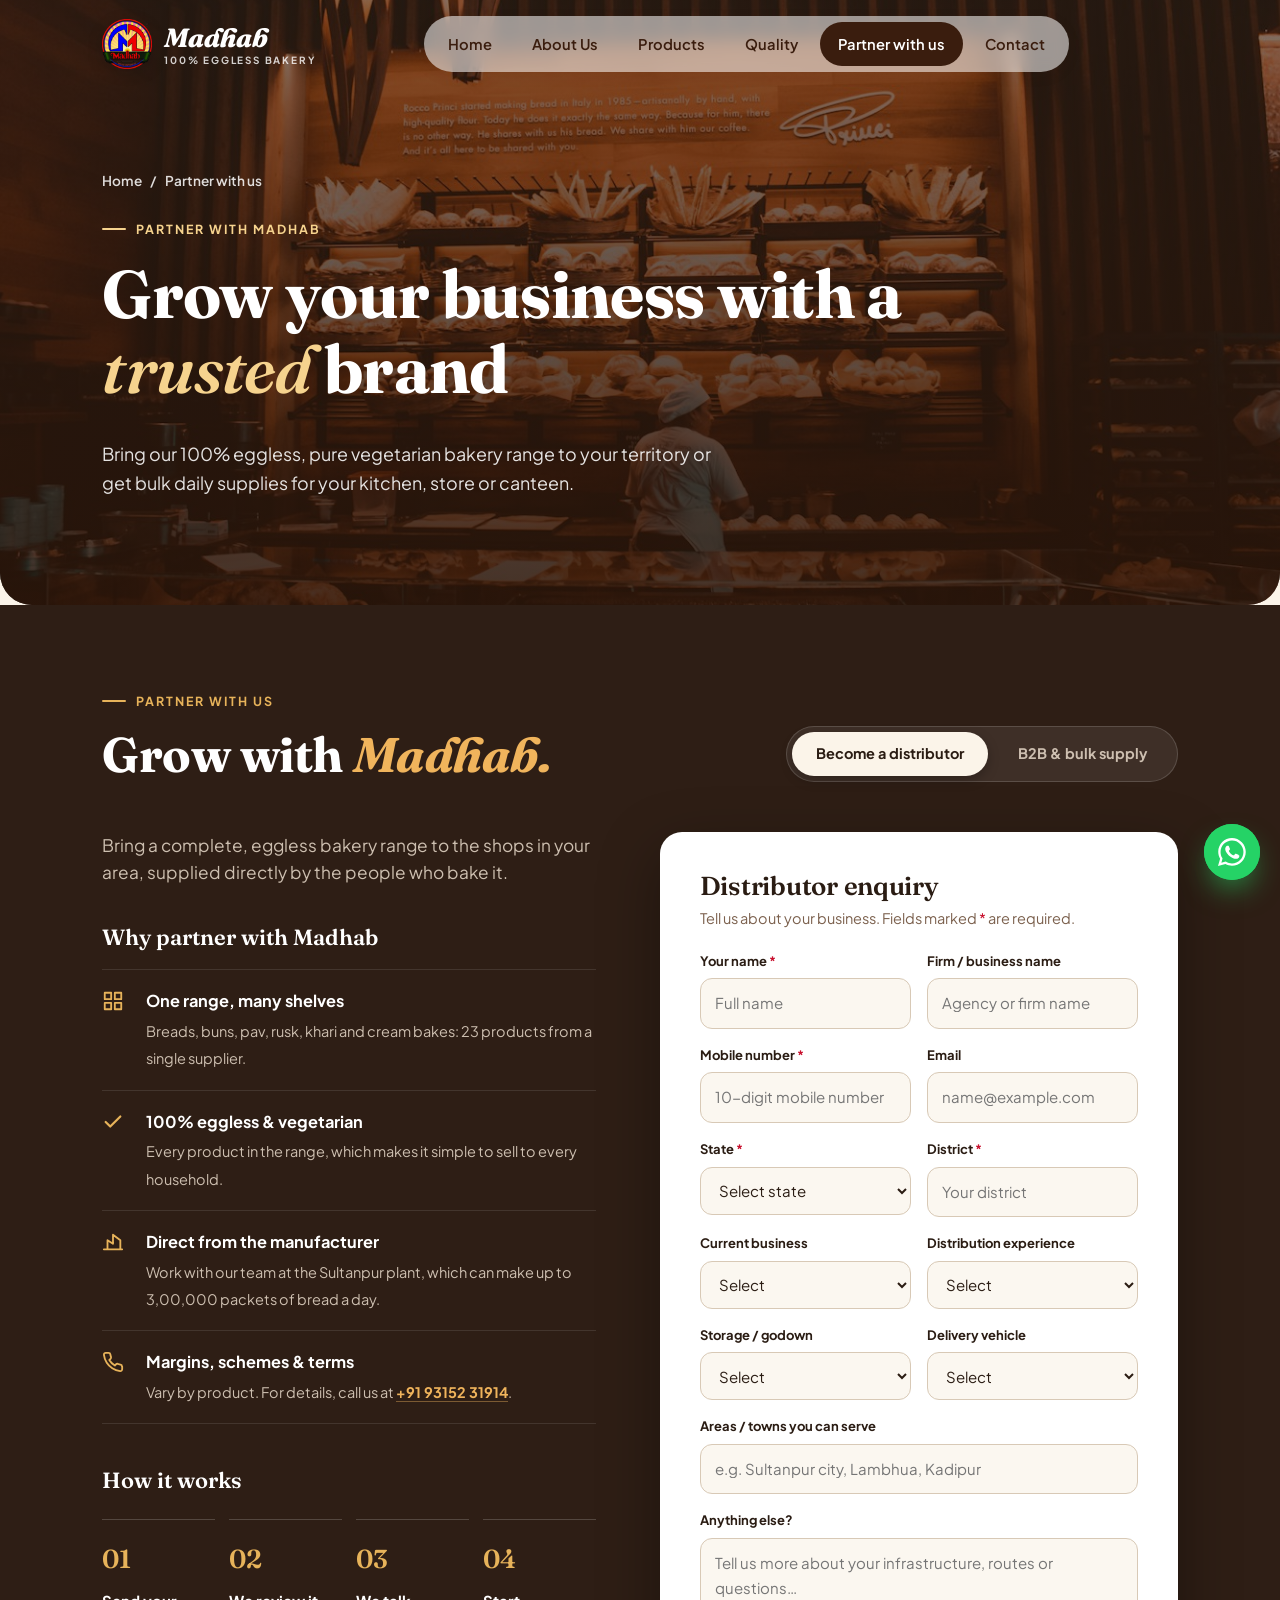
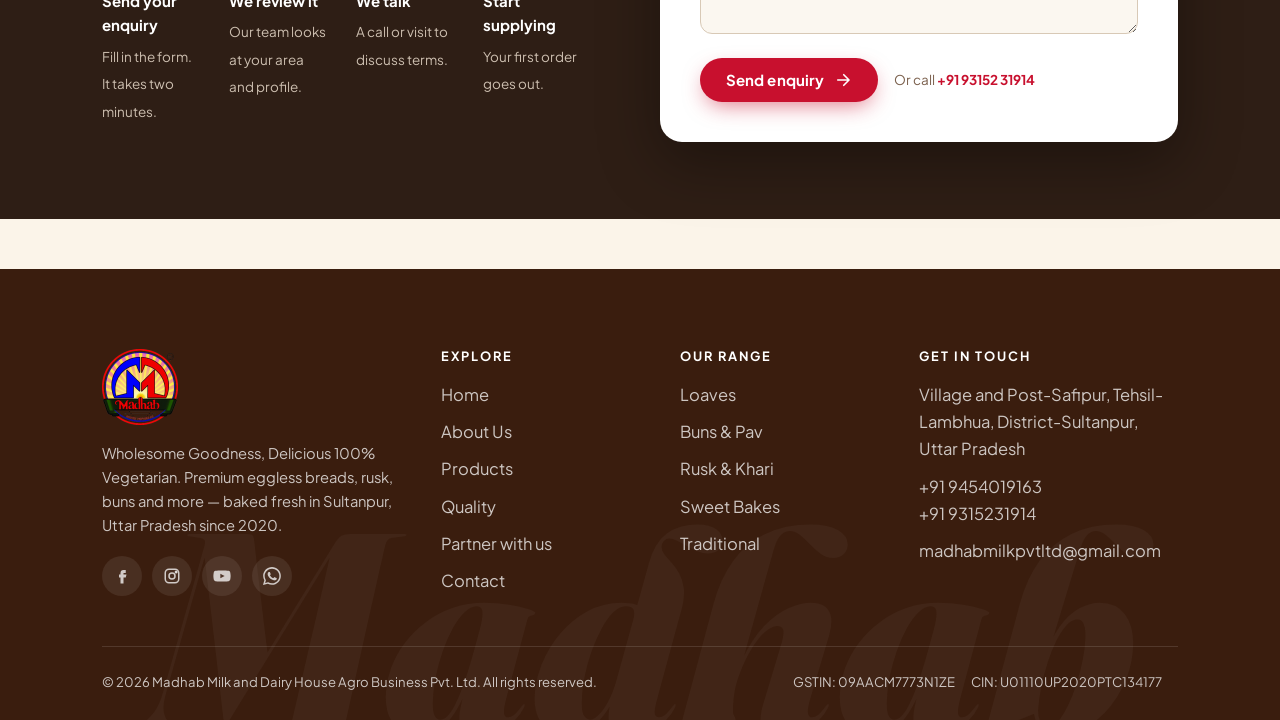
<file: partner.html>
<!doctype html>
<html lang="en">
<head>
  <meta charset="utf-8">
  <meta name="viewport" content="width=device-width, initial-scale=1">
  <title>Partner With Us | Madhab</title>
  <meta name="description" content="Partner with Madhab — become a distributor or order B2B & bulk bakery supply for premium 100% eggless breads, buns, pav and rusk from Sultanpur, Uttar Pradesh.">
  <link rel="icon" href="assets/img/brand/emblem.png">
  <link rel="preconnect" href="https://fonts.googleapis.com">
  <link rel="preconnect" href="https://fonts.gstatic.com" crossorigin>
  <link href="https://fonts.googleapis.com/css2?family=Fraunces:ital,opsz,wght@0,9..144,500;0,9..144,700;0,9..144,800;1,9..144,500;1,9..144,600;1,9..144,800&family=Plus+Jakarta+Sans:wght@400;500;600;700;800&family=Tiro+Devanagari+Hindi&display=swap" rel="stylesheet">
  <link rel="stylesheet" href="css/style.css">
</head>
<body data-page="distributor" class="dark-top">

  <section class="page-hero">
    <img src="assets/img/photos/bakery-shop.jpg" alt="Madhab Bakery Trade & Distribution">
    <div class="container">
      <div class="crumbs"><a href="index.html">Home</a> / <span>Partner with us</span></div>
      <span class="eyebrow">Partner with Madhab</span>
      <h1>Grow your business with a <em class="accent" style="color:var(--gold-soft)">trusted</em> brand</h1>
      <p class="lead">Bring our 100% eggless, pure vegetarian bakery range to your territory or get bulk daily supplies for your kitchen, store or canteen.</p>
    </div>
  </section>

  <!-- ============ PARTNER WITH US CONTAINER ============ -->
  <section class="section partner-section" id="partner" aria-labelledby="p-h">
    <div class="container">
      <div class="partner-head reveal">
        <div>
          <span class="eyebrow">Partner with us</span>
          <h2 id="p-h" style="color:#fff;margin:0">Grow with <em style="color:#F0B45C">Madhab.</em></h2>
        </div>
        <div class="seg" role="tablist" aria-label="Partnership type">
          <span class="pill" id="segpill"></span>
          <button role="tab" id="t-dist" aria-controls="pane-dist" aria-selected="true" data-seg="dist">Become a distributor</button>
          <button role="tab" id="t-b2b" aria-controls="pane-b2b" aria-selected="false" data-seg="b2b">B2B &amp; bulk supply</button>
        </div>
      </div>

      <!-- DISTRIBUTOR TAB -->
      <div class="pane on" id="pane-dist" role="tabpanel" aria-labelledby="t-dist">
        <div class="pgrid">
          <div>
            <p class="lede">Bring a complete, eggless bakery range to the shops in your area, supplied directly by the people who bake it.</p>
            <p style="color:#fff;margin:32px 0 14px;font-family:var(--ff-display, serif);font-size:22px;font-weight:600">Why partner with Madhab</p>
            <ul class="why">
              <li>
                <svg viewBox="0 0 24 24" fill="none" stroke="currentColor" stroke-width="2" stroke-linecap="round" stroke-linejoin="round"><rect x="3" y="3" width="7" height="7"/><rect x="14" y="3" width="7" height="7"/><rect x="14" y="14" width="7" height="7"/><rect x="3" y="14" width="7" height="7"/></svg>
                <div><b>One range, many shelves</b><span>Breads, buns, pav, rusk, khari and cream bakes: <span data-count-products>23</span> products from a single supplier.</span></div>
              </li>
              <li>
                <svg viewBox="0 0 24 24" fill="none" stroke="currentColor" stroke-width="2.4" stroke-linecap="round" stroke-linejoin="round"><polyline points="20 6 9 17 4 12"/></svg>
                <div><b>100% eggless &amp; vegetarian</b><span>Every product in the range, which makes it simple to sell to every household.</span></div>
              </li>
              <li>
                <svg viewBox="0 0 24 24" fill="none" stroke="currentColor" stroke-width="2" stroke-linecap="round" stroke-linejoin="round"><path d="M2 20h20M6 20V10l6 4V4l8 6v10"/></svg>
                <div><b>Direct from the manufacturer</b><span>Work with our team at the Sultanpur plant, which can make up to 3,00,000 packets of bread a day.</span></div>
              </li>
              <li>
                <svg viewBox="0 0 24 24" fill="none" stroke="currentColor" stroke-width="2" stroke-linecap="round" stroke-linejoin="round"><path d="M22 16.9v3a2 2 0 0 1-2.2 2 19.8 19.8 0 0 1-8.6-3.1 19.5 19.5 0 0 1-6-6A19.8 19.8 0 0 1 2.1 4.2 2 2 0 0 1 4.1 2h3a2 2 0 0 1 2 1.7c.1.9.4 1.8.7 2.7a2 2 0 0 1-.5 2.1L8 9.8a16 16 0 0 0 6 6l1.3-1.3a2 2 0 0 1 2.1-.4c.9.3 1.8.6 2.7.7a2 2 0 0 1 1.7 2z"/></svg>
                <div><b>Margins, schemes &amp; terms</b><span>Vary by product. For details, call us at <a class="tel" href="tel:+919315231914">+91 93152 31914</a>.</span></div>
              </li>
            </ul>

            <p style="color:#fff;margin:38px 0 0;font-family:var(--ff-display, serif);font-size:22px;font-weight:600">How it works</p>
            <ol class="how">
              <li><b>Send your enquiry</b><span>Fill in the form. It takes two minutes.</span></li>
              <li><b>We review it</b><span>Our team looks at your area and profile.</span></li>
              <li><b>We talk</b><span>A call or visit to discuss terms.</span></li>
              <li><b>Start supplying</b><span>Your first order goes out.</span></li>
            </ol>
          </div>

          <form class="form partner-form" id="f-dist" data-kind="Distributor enquiry" novalidate>
            <h3>Distributor enquiry</h3>
            <p class="sub">Tell us about your business. Fields marked <i style="color:var(--red);font-style:normal">*</i> are required.</p>
            <div class="fgrid">
              <div class="f"><label for="d-name">Your name <i>*</i></label><input id="d-name" name="Name" required autocomplete="name" placeholder="Full name"></div>
              <div class="f"><label for="d-firm">Firm / business name</label><input id="d-firm" name="Firm" autocomplete="organization" placeholder="Agency or firm name"></div>
              <div class="f"><label for="d-phone">Mobile number <i>*</i></label><input id="d-phone" name="Mobile" type="tel" inputmode="tel" required pattern="[0-9+\s\-]{10,15}" autocomplete="tel" placeholder="10-digit mobile number"></div>
              <div class="f"><label for="d-email">Email</label><input id="d-email" name="Email" type="email" autocomplete="email" placeholder="name@example.com"></div>
              <div class="f"><label for="d-state">State <i>*</i></label><select id="d-state" name="State" required><option value="">Select state</option></select></div>
              <div class="f"><label for="d-dist">District <i>*</i></label><input id="d-dist" name="District" required placeholder="Your district"></div>
              <div class="f"><label for="d-biz">Current business</label><select id="d-biz" name="Current business"><option value="">Select</option><option>FMCG / food distributor</option><option>Wholesaler</option><option>Retailer / shop owner</option><option>Bakery / sweet shop</option><option>New to this business</option><option>Other</option></select></div>
              <div class="f"><label for="d-exp">Distribution experience</label><select id="d-exp" name="Experience"><option value="">Select</option><option>None yet</option><option>1–3 years</option><option>4–6 years</option><option>7–10 years</option><option>10+ years</option></select></div>
              <div class="f"><label for="d-godown">Storage / godown</label><select id="d-godown" name="Godown"><option value="">Select</option><option>No godown yet</option><option>Under 300 sq ft</option><option>300–800 sq ft</option><option>800+ sq ft</option></select></div>
              <div class="f"><label for="d-veh">Delivery vehicle</label><select id="d-veh" name="Vehicle"><option value="">Select</option><option>Own vehicle</option><option>Will arrange / rent</option><option>None yet</option></select></div>
              <div class="f full"><label for="d-areas">Areas / towns you can serve</label><input id="d-areas" name="Areas served" placeholder="e.g. Sultanpur city, Lambhua, Kadipur"></div>
              <div class="f full"><label for="d-msg">Anything else?</label><textarea id="d-msg" name="Message" placeholder="Tell us more about your infrastructure, routes or questions…"></textarea></div>
            </div>
            <div class="submit">
              <button class="btn btn-red" type="submit">Send enquiry <svg viewBox="0 0 24 24" fill="none" stroke="currentColor" stroke-width="2.2" stroke-linecap="round" stroke-linejoin="round"><path d="M5 12h14M13 5l7 7-7 7"/></svg></button>
              <span class="note">Or call <a href="tel:+919315231914" style="color:var(--red);font-weight:700">+91 93152 31914</a></span>
            </div>
            <p class="ok" role="status">Thank you! Your email app has opened with your enquiry filled in. Press send, and our team will get back to you.</p>
          </form>
        </div>
      </div>

      <!-- B2B & BULK SUPPLY TAB -->
      <div class="pane" id="pane-b2b" role="tabpanel" aria-labelledby="t-b2b">
        <div class="pgrid">
          <div>
            <p class="lede">Buns, pav, breads and rusk for your kitchen, counter or canteen. Tell us what you need and how often, and we'll get back to you.</p>
            <p style="color:#fff;margin:32px 0 6px;font-family:var(--ff-display, serif);font-size:22px;font-weight:600">Who we can help</p>
            <div class="aud">
              <span>Hotels</span><span>Restaurants &amp; cafés</span><span>Caterers &amp; events</span><span>Canteens &amp; institutions</span><span>Supermarkets &amp; retail chains</span><span>Bulk buyers</span>
            </div>
            
            <p style="color:#fff;margin:32px 0 14px;font-family:var(--ff-display, serif);font-size:22px;font-weight:600">Popular for business kitchens</p>
            <ul class="why">
              <li>
                <svg viewBox="0 0 24 24" fill="none" stroke="currentColor" stroke-width="2" stroke-linecap="round" stroke-linejoin="round"><path d="M2 20h20M6 20V10l6 4V4l8 6v10"/></svg>
                <div><b>Supply at scale</b><span>Our factory can make up to 3,00,000 packets of bread a day.</span></div>
              </li>
              <li>
                <svg viewBox="0 0 24 24" fill="none" stroke="currentColor" stroke-width="2" stroke-linecap="round" stroke-linejoin="round"><path d="M21 16V8a2 2 0 0 0-1-1.73l-7-4a2 2 0 0 0-2 0l-7 4A2 2 0 0 0 3 8v8a2 2 0 0 0 1 1.73l7 4a2 2 0 0 0 2 0l7-4A2 2 0 0 0 21 16z"/><polyline points="3.27 6.96 12 12.01 20.73 6.96"/><line x1="12" y1="22.08" x2="12" y2="12"/></svg>
                <div><b>Ladi Pav &amp; Burger Buns</b><span>Ladi Pav in 6 and 12-piece packs; Burger, Sumo and Till Buns in 6-piece packs.</span></div>
              </li>
              <li>
                <svg viewBox="0 0 24 24" fill="none" stroke="currentColor" stroke-width="2" stroke-linecap="round" stroke-linejoin="round"><path d="M21 16V8a2 2 0 0 0-1-1.73l-7-4a2 2 0 0 0-2 0l-7 4A2 2 0 0 0 3 8v8a2 2 0 0 0 1 1.73l7 4a2 2 0 0 0 2 0l7-4A2 2 0 0 0 21 16z"/><polyline points="3.27 6.96 12 12.01 20.73 6.96"/><line x1="12" y1="22.08" x2="12" y2="12"/></svg>
                <div><b>Sandwich &amp; Slice Bread</b><span>Sliced loaves for sandwiches and toast.</span></div>
              </li>
              <li>
                <svg viewBox="0 0 24 24" fill="none" stroke="currentColor" stroke-width="2" stroke-linecap="round" stroke-linejoin="round"><path d="M21 16V8a2 2 0 0 0-1-1.73l-7-4a2 2 0 0 0-2 0l-7 4A2 2 0 0 0 3 8v8a2 2 0 0 0 1 1.73l7 4a2 2 0 0 0 2 0l7-4A2 2 0 0 0 21 16z"/><polyline points="3.27 6.96 12 12.01 20.73 6.96"/><line x1="12" y1="22.08" x2="12" y2="12"/></svg>
                <div><b>Madhab Rusk</b><span>For tea counters, canteens and sweet shops.</span></div>
              </li>
            </ul>
          </div>

          <form class="form partner-form" id="f-b2b" data-kind="B2B / bulk enquiry" novalidate>
            <h3>B2B &amp; bulk enquiry</h3>
            <p class="sub">For businesses buying regularly or in bulk. Fields marked <i style="color:var(--red);font-style:normal">*</i> are required.</p>
            <div class="fgrid">
              <div class="f"><label for="b-name">Your name <i>*</i></label><input id="b-name" name="Name" required autocomplete="name" placeholder="Full name"></div>
              <div class="f"><label for="b-org">Business name <i>*</i></label><input id="b-org" name="Business" required autocomplete="organization" placeholder="Hotel, restaurant or entity name"></div>
              <div class="f"><label for="b-type">Type of business</label><select id="b-type" name="Business type"><option value="">Select</option><option>Hotel</option><option>Restaurant / café</option><option>Caterer / events</option><option>Canteen / institution</option><option>Supermarket / retail chain</option><option>Other</option></select></div>
              <div class="f"><label for="b-city">City / town <i>*</i></label><input id="b-city" name="City" required autocomplete="address-level2" placeholder="e.g. Lucknow, Varanasi, Sultanpur"></div>
              <div class="f"><label for="b-phone">Mobile number <i>*</i></label><input id="b-phone" name="Mobile" type="tel" inputmode="tel" required pattern="[0-9+\s\-]{10,15}" autocomplete="tel" placeholder="10-digit mobile number"></div>
              <div class="f"><label for="b-email">Email</label><input id="b-email" name="Email" type="email" autocomplete="email" placeholder="name@example.com"></div>
              <div class="f full"><label>Products you're interested in</label><div class="checks" id="b-products"></div></div>
              <div class="f full"><label for="b-qty">Approximate quantity &amp; frequency</label><input id="b-qty" name="Quantity" placeholder="e.g. 200 burger buns, 3 times a week"></div>
              <div class="f full"><label for="b-msg">Message</label><textarea id="b-msg" name="Message" placeholder="Specify any custom packing, delivery time or delivery location details…"></textarea></div>
            </div>
            <div class="submit">
              <button class="btn btn-red" type="submit">Send B2B enquiry <svg viewBox="0 0 24 24" fill="none" stroke="currentColor" stroke-width="2.2" stroke-linecap="round" stroke-linejoin="round"><path d="M5 12h14M13 5l7 7-7 7"/></svg></button>
              <span class="note">Or call <a href="tel:+919315231914" style="color:var(--red);font-weight:700">+91 93152 31914</a></span>
            </div>
            <p class="ok" role="status">Thank you! Your email app has opened with your enquiry filled in. Press send, and our team will get back to you.</p>
          </form>
        </div>
      </div>
    </div>
  </section>

  <script src="js/products.js"></script>
  <script src="js/main.js"></script>
</body>
</html>
</file>
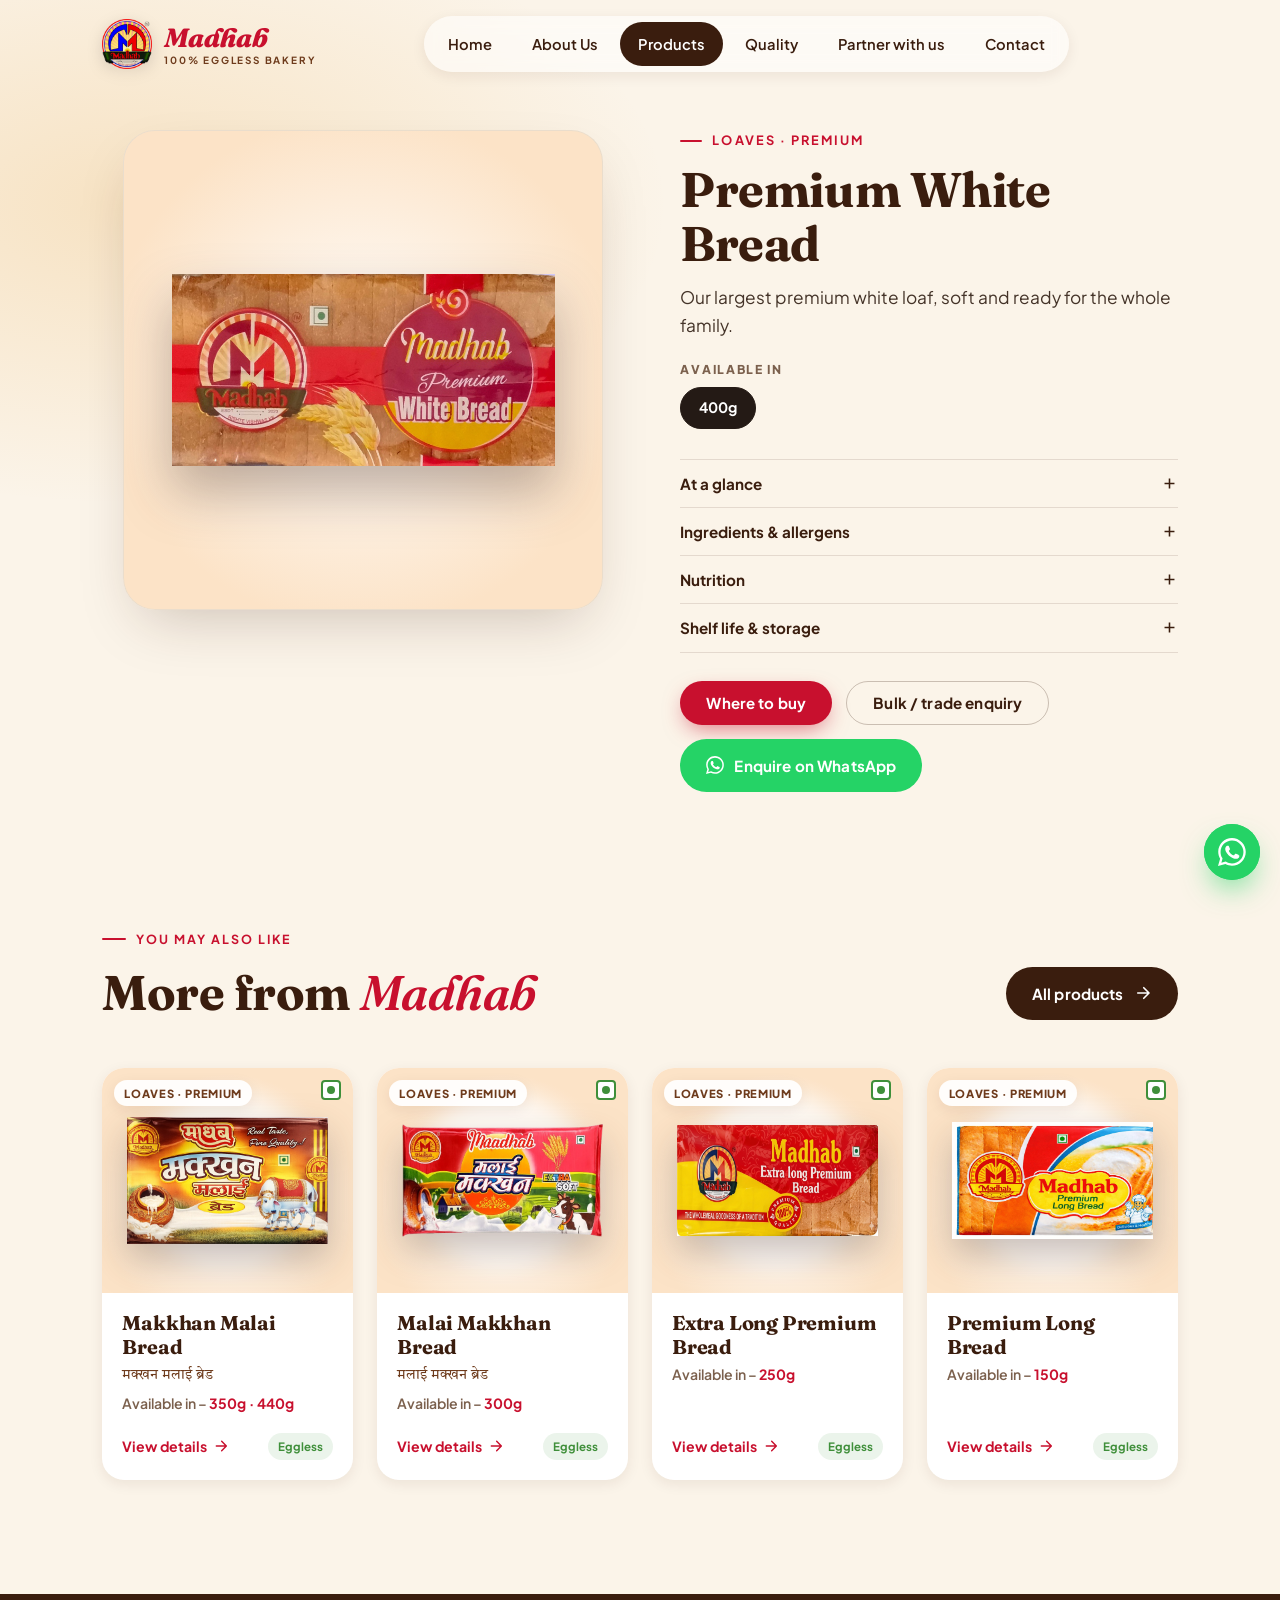
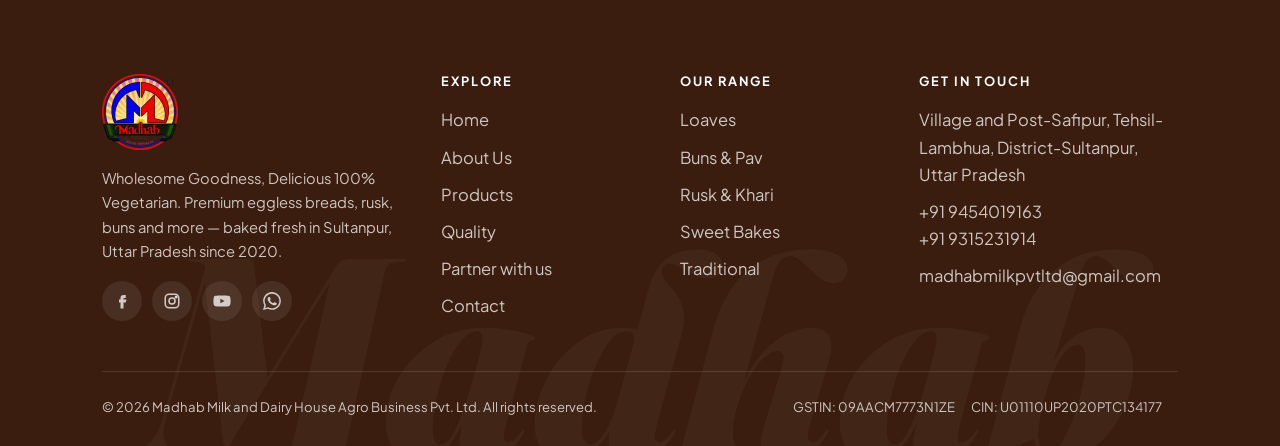
<file: product.html>
<!doctype html>
<html lang="en">
<head>
  <meta charset="utf-8">
  <meta name="viewport" content="width=device-width, initial-scale=1">
  <title>Product | Madhab</title>
  <meta name="description" content="Madhab eggless bakery product details.">
  <link rel="icon" href="assets/img/brand/emblem.png">
  <link rel="preconnect" href="https://fonts.googleapis.com">
  <link rel="preconnect" href="https://fonts.gstatic.com" crossorigin>
  <link href="https://fonts.googleapis.com/css2?family=Fraunces:ital,opsz,wght@0,9..144,500;0,9..144,700;0,9..144,800;1,9..144,500;1,9..144,600;1,9..144,800&family=Plus+Jakarta+Sans:wght@400;500;600;700;800&family=Tiro+Devanagari+Hindi&display=swap" rel="stylesheet">
  <link rel="stylesheet" href="css/style.css">
</head>
<body data-page="products" style="background:radial-gradient(900px 500px at 10% 10%, rgba(232,163,58,.22), transparent 60%), var(--cream)">

  <section class="container pd" id="product-detail"></section>

  <section class="section">
    <div class="container">
      <div class="section-head reveal" style="display:flex;justify-content:space-between;align-items:end;gap:30px;flex-wrap:wrap">
        <div><span class="eyebrow">You may also like</span><h2 style="margin:0">More from <em class="accent">Madhab</em></h2></div>
        <a class="btn btn-dark" href="products.html">All products
          <svg viewBox="0 0 24 24" fill="none" stroke="currentColor" stroke-width="2.2" stroke-linecap="round" stroke-linejoin="round"><path d="M5 12h14M13 5l7 7-7 7"/></svg></a>
      </div>
      <div class="product-grid" id="related-grid"></div>
    </div>
  </section>

  <script src="js/products.js"></script>
  <script src="js/main.js"></script>
</body>
</html>
</file>
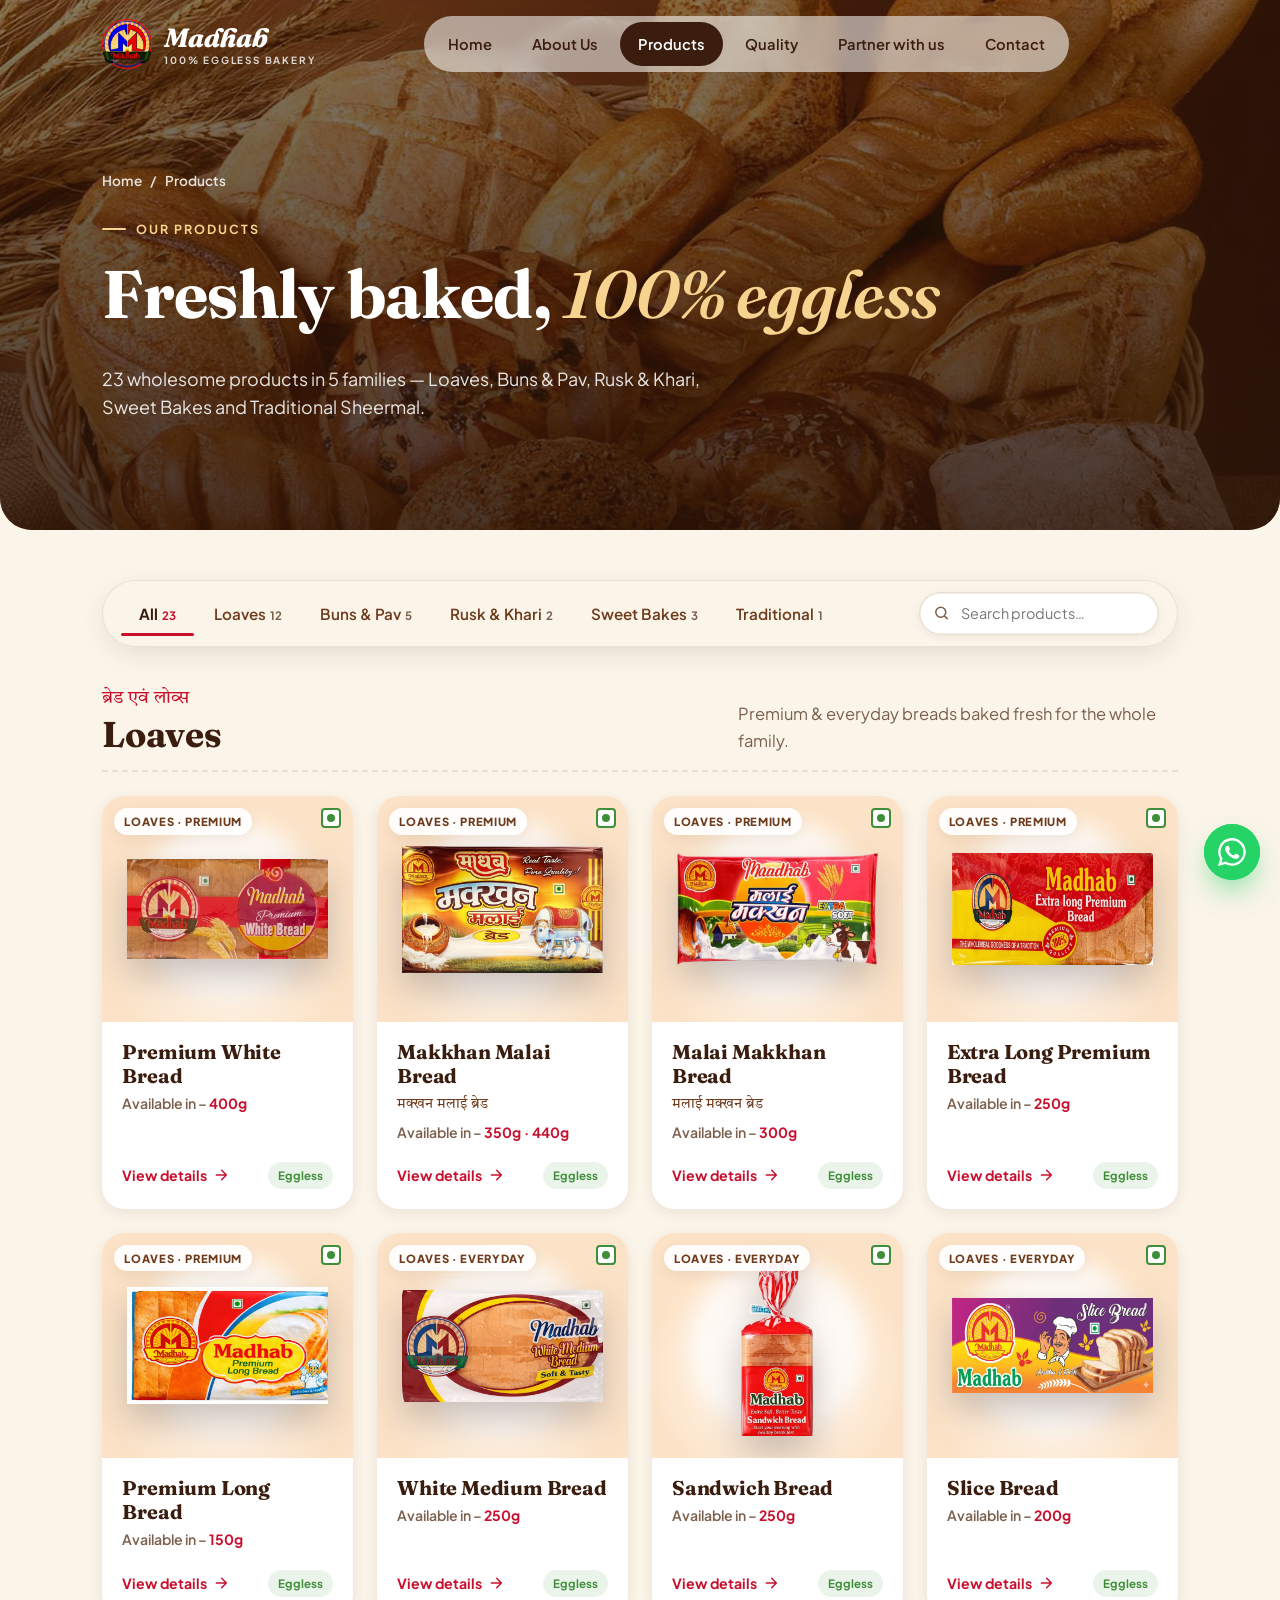
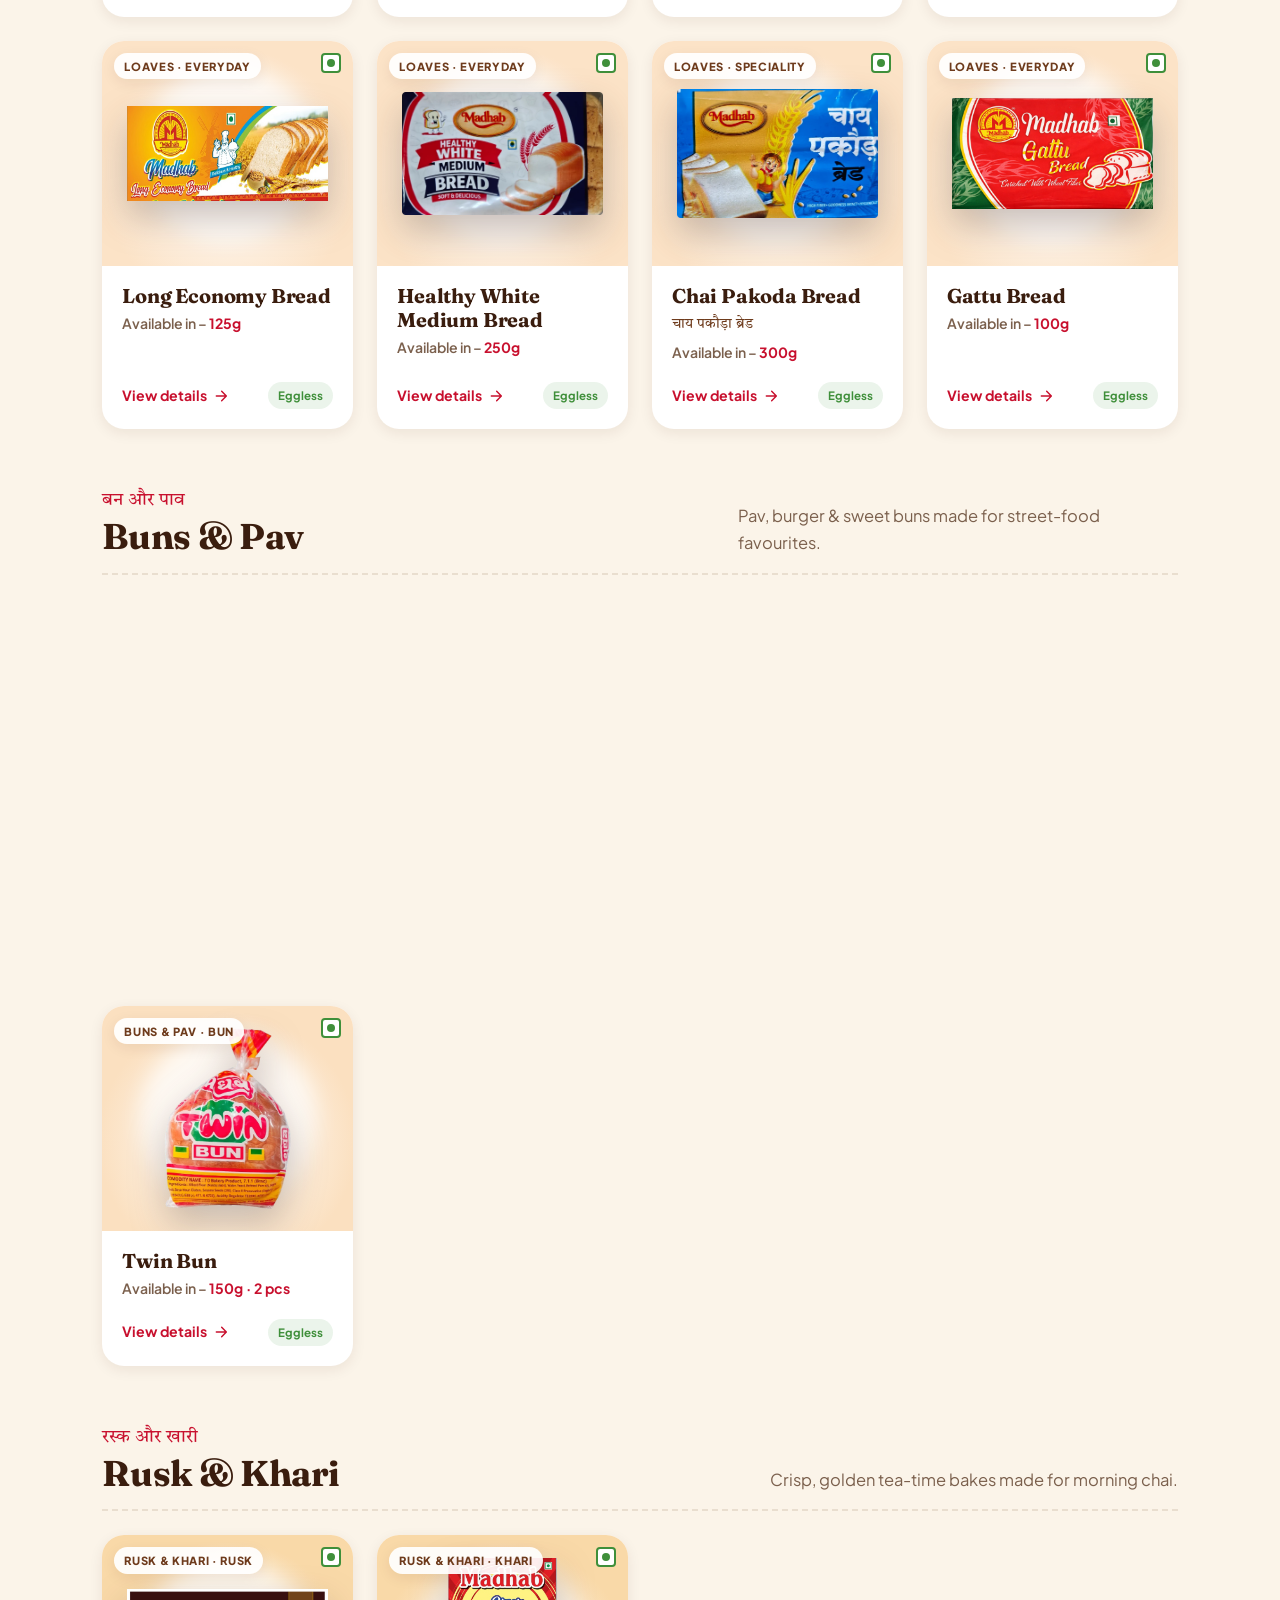
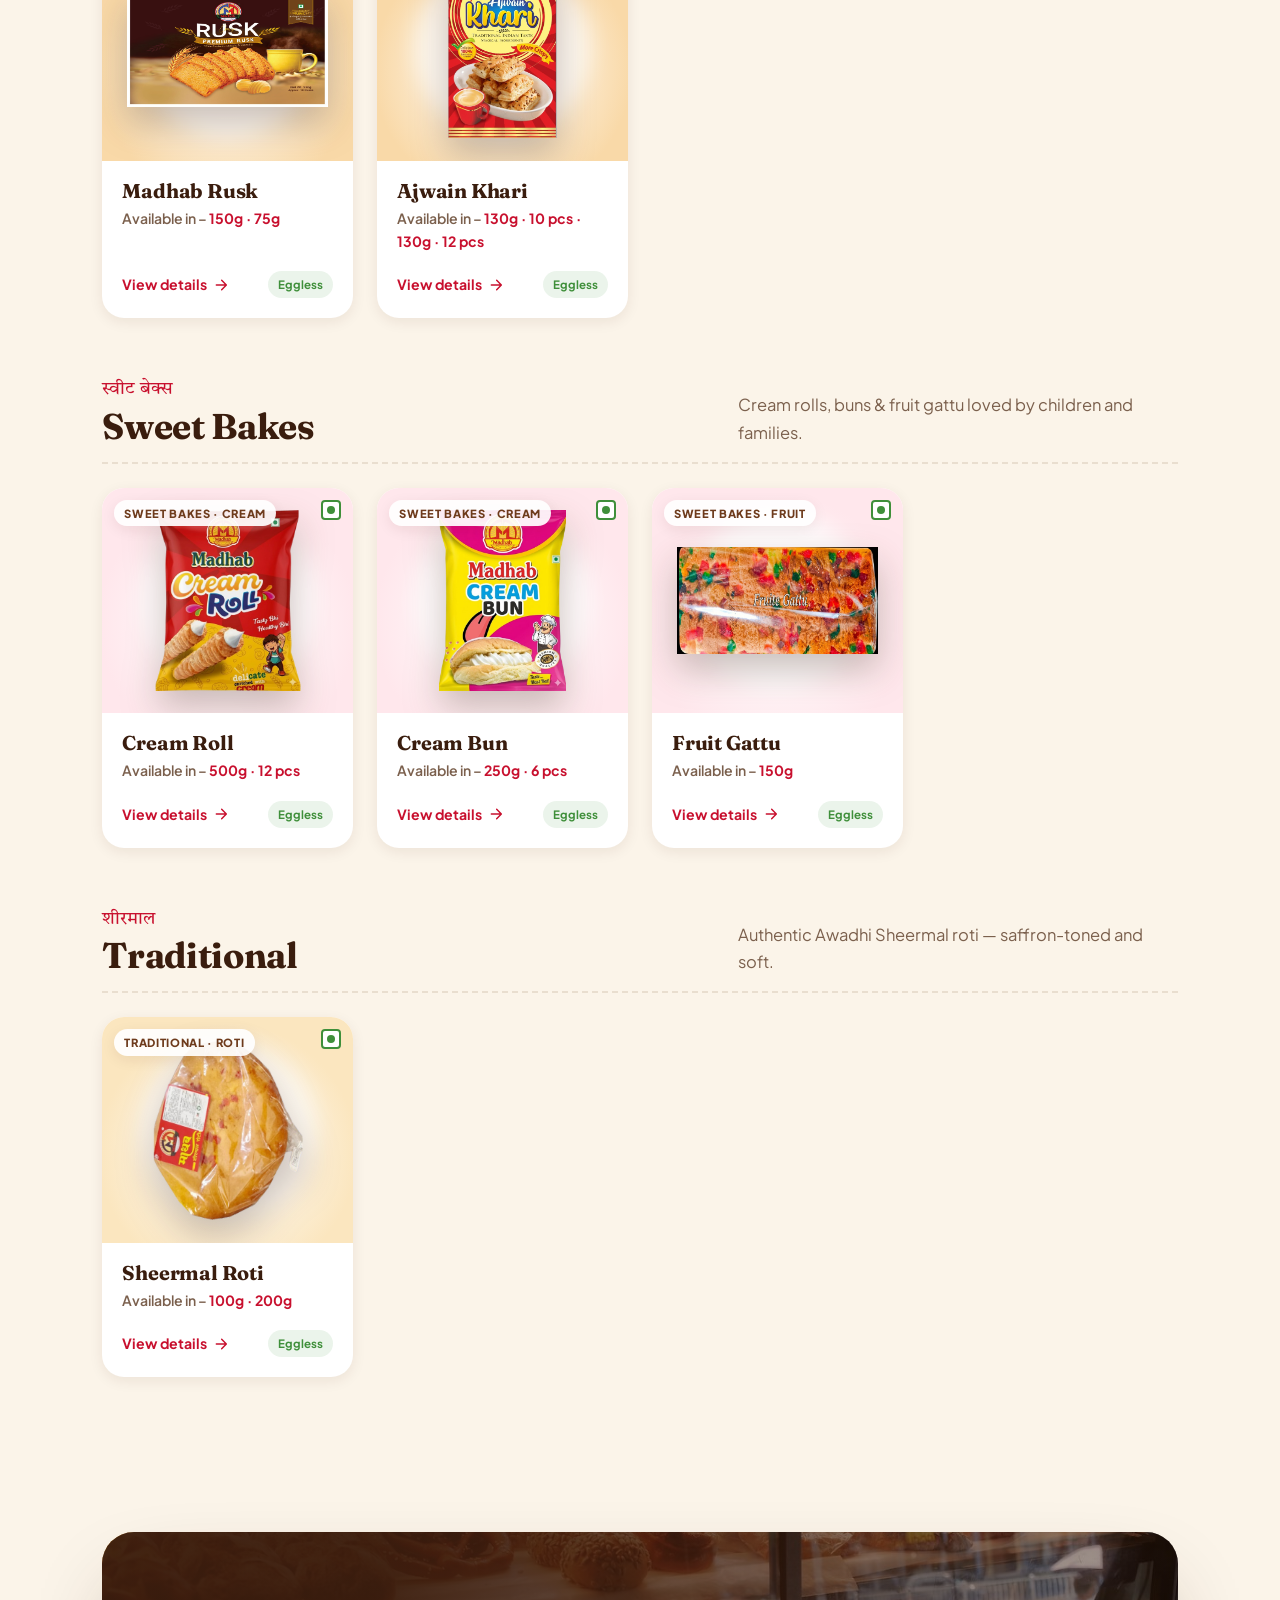
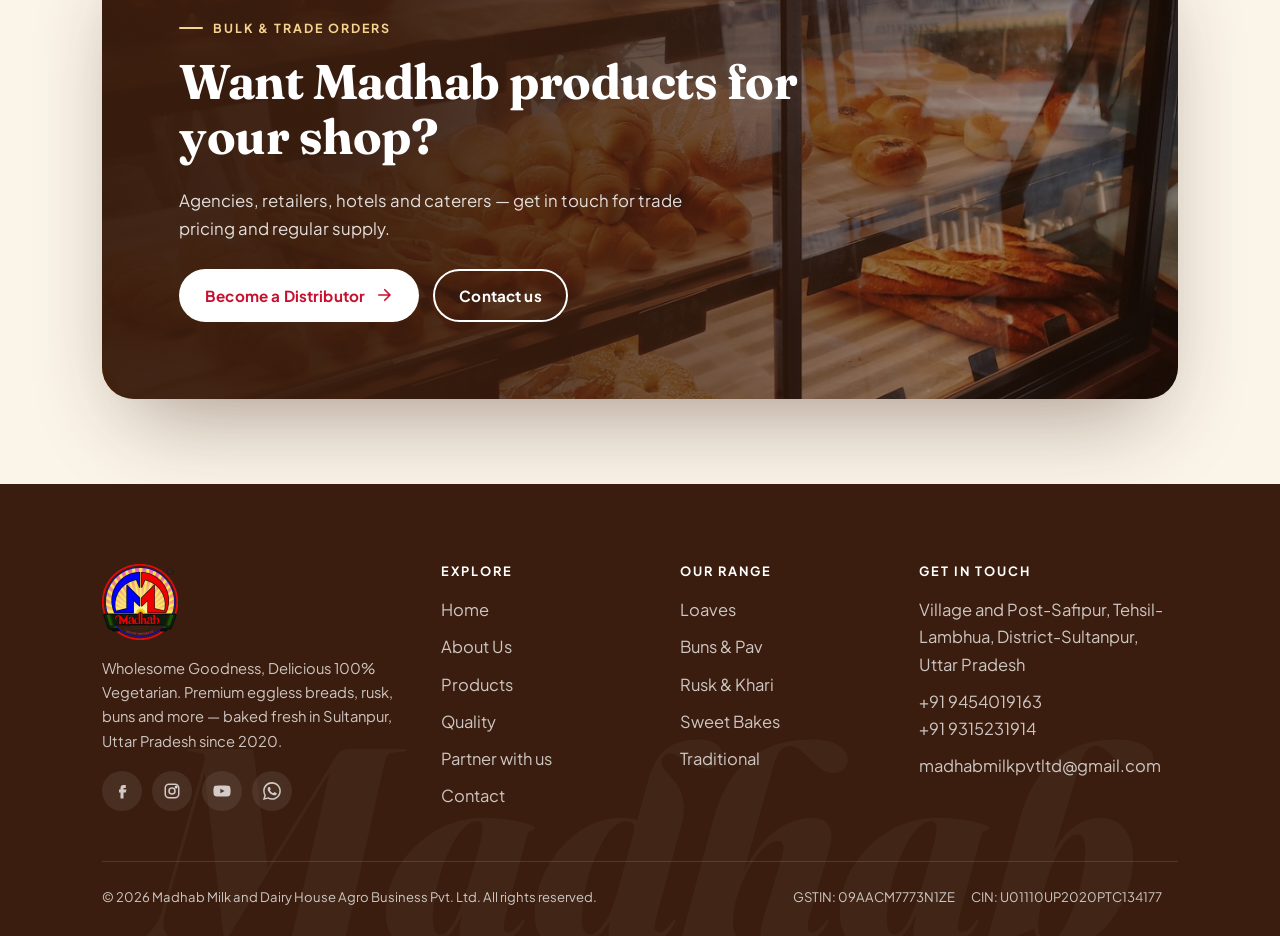
<file: products.html>
<!doctype html>
<html lang="en">
<head>
  <meta charset="utf-8">
  <meta name="viewport" content="width=device-width, initial-scale=1">
  <title>Products | Madhab</title>
  <meta name="description" content="Explore the full 23 Madhab range — Loaves, Buns & Pav, Madhab Rusk, Ajwain Khari, Sweet Bakes, Cream Rolls and traditional Sheermal Roti.">
  <link rel="icon" href="assets/img/brand/emblem.png">
  <link rel="preconnect" href="https://fonts.googleapis.com">
  <link rel="preconnect" href="https://fonts.gstatic.com" crossorigin>
  <link href="https://fonts.googleapis.com/css2?family=Fraunces:ital,opsz,wght@0,9..144,500;0,9..144,700;0,9..144,800;1,9..144,500;1,9..144,600;1,9..144,800&family=Plus+Jakarta+Sans:wght@400;500;600;700;800&family=Tiro+Devanagari+Hindi&display=swap" rel="stylesheet">
  <link rel="stylesheet" href="css/style.css">
</head>
<body data-page="products" class="dark-top">

  <section class="page-hero">
    <img src="assets/img/photos/hero-breads.jpg" alt="Assorted fresh breads">
    <div class="container">
      <div class="crumbs"><a href="index.html">Home</a> / <span>Products</span></div>
      <span class="eyebrow">Our Products</span>
      <h1>Freshly baked, <em class="accent" style="color:var(--gold-soft)">100% eggless</em></h1>
      <p class="lead">23 wholesome products in 5 families — Loaves, Buns &amp; Pav, Rusk &amp; Khari, Sweet Bakes and Traditional Sheermal.</p>
    </div>
  </section>

  <section class="section" style="padding-top:50px">
    <div class="container">
      <div class="filter-bar">
        <div class="tabs-wrap">
          <div class="tabs" id="tabs" role="tablist"></div>
          <span class="tabbar" id="tabbar"></span>
        </div>
        <label class="search">
          <svg viewBox="0 0 24 24" fill="none" stroke="currentColor" stroke-width="2.2" stroke-linecap="round"><circle cx="11" cy="11" r="7"/><path d="m20 20-3.5-3.5"/></svg>
          <input id="search" type="search" placeholder="Search products…" aria-label="Search products">
        </label>
      </div>
      <div id="catalog"></div>
      <div class="empty" id="empty"><h3>No products found</h3><p>Try a different search term or select another category tab.</p></div>
    </div>
  </section>

  <!-- PRODUCT SHEET MODAL (Image 2 style) -->
  <dialog class="sheet" id="sheet" aria-labelledby="sName">
    <div class="sheet-in">
      <button class="x" id="sClose" type="button" aria-label="Close product details">
        <svg viewBox="0 0 24 24" fill="none" stroke="currentColor" stroke-width="2.2" stroke-linecap="round" stroke-linejoin="round"><path d="M18 6 6 18M6 6l12 12"/></svg>
      </button>
      <div class="media" id="sMedia">
        <img id="sImg" src="assets/img/products/premium-white-bread.png" alt="Product">
        <span class="hint">Hover to zoom</span>
      </div>
      <div class="info">
        <span class="eyebrow" id="sCat">LOAVES · PREMIUM</span>
        <h2 id="sName">Premium White Bread</h2>
        <p class="hi-title" id="sHi"></p>
        <p class="desc" id="sDesc">Our largest premium white loaf, soft and ready for the whole family.</p>
        
        <div class="lbl-avail">AVAILABLE IN</div>
        <div class="size-chips" id="sSizes"></div>
        
        <div class="specs">
          <details>
            <summary>
              <span>At a glance</span>
              <svg viewBox="0 0 24 24" fill="none" stroke="currentColor"><path d="M12 5v14M5 12h14"/></svg>
            </summary>
            <div class="dd" id="sGlance"></div>
          </details>
          <details>
            <summary>
              <span>Ingredients &amp; allergens</span>
              <svg viewBox="0 0 24 24" fill="none" stroke="currentColor"><path d="M12 5v14M5 12h14"/></svg>
            </summary>
            <div class="dd">
              <p>100% vegetarian &amp; eggless formulation. Full ingredient and allergen details are printed on every retail pack.</p>
            </div>
          </details>
          <details>
            <summary>
              <span>Nutrition</span>
              <svg viewBox="0 0 24 24" fill="none" stroke="currentColor"><path d="M12 5v14M5 12h14"/></svg>
            </summary>
            <div class="dd">
              <p>Nutrition values per 100g (Energy, Carbohydrates, Dietary Fibre, Protein, Fats) are certified and clearly printed on every package label.</p>
            </div>
          </details>
          <details>
            <summary>
              <span>Shelf life &amp; storage</span>
              <svg viewBox="0 0 24 24" fill="none" stroke="currentColor"><path d="M12 5v14M5 12h14"/></svg>
            </summary>
            <div class="dd">
              <p>Please check the best-before date printed on the seal. Store in a clean, cool, dry and hygienic place away from direct sunlight and strong odours.</p>
            </div>
          </details>
        </div>

        <div class="acts">
          <a class="btn-red" href="contact.html" id="sBuy">Where to buy</a>
          <a class="btn-line" href="distributor.html" id="sEnq">Bulk / trade enquiry</a>
        </div>

        <div class="pager">
          <button type="button" id="sPrev">
            <svg viewBox="0 0 24 24" fill="none" stroke="currentColor" stroke-width="2.2" stroke-linecap="round"><path d="M15 18l-6-6 6-6"/></svg>
            <span id="sPrevName">Prev</span>
          </button>
          <button type="button" id="sNext">
            <span id="sNextName">Next</span>
            <svg viewBox="0 0 24 24" fill="none" stroke="currentColor" stroke-width="2.2" stroke-linecap="round"><path d="M9 18l6-6-6-6"/></svg>
          </button>
        </div>
      </div>
    </div>
  </dialog>

  <section class="section-tight">
    <div class="container">
      <div class="cta reveal">
        <img src="assets/img/photos/bakery-display.jpg" alt="">
        <span class="eyebrow" style="color:var(--gold-soft)">Bulk &amp; trade orders</span>
        <h2>Want Madhab products for your shop?</h2>
        <p>Agencies, retailers, hotels and caterers — get in touch for trade pricing and regular supply.</p>
        <div class="btns">
          <a class="btn btn-light" href="distributor.html">Become a Distributor
            <svg viewBox="0 0 24 24" fill="none" stroke="currentColor" stroke-width="2.2" stroke-linecap="round" stroke-linejoin="round"><path d="M5 12h14M13 5l7 7-7 7"/></svg></a>
          <a class="btn btn-ghost" style="color:#fff;box-shadow:inset 0 0 0 2px #fff" href="contact.html">Contact us</a>
        </div>
      </div>
    </div>
  </section>

  <script src="js/products.js"></script>
  <script src="js/main.js"></script>
</body>
</html>
</file>
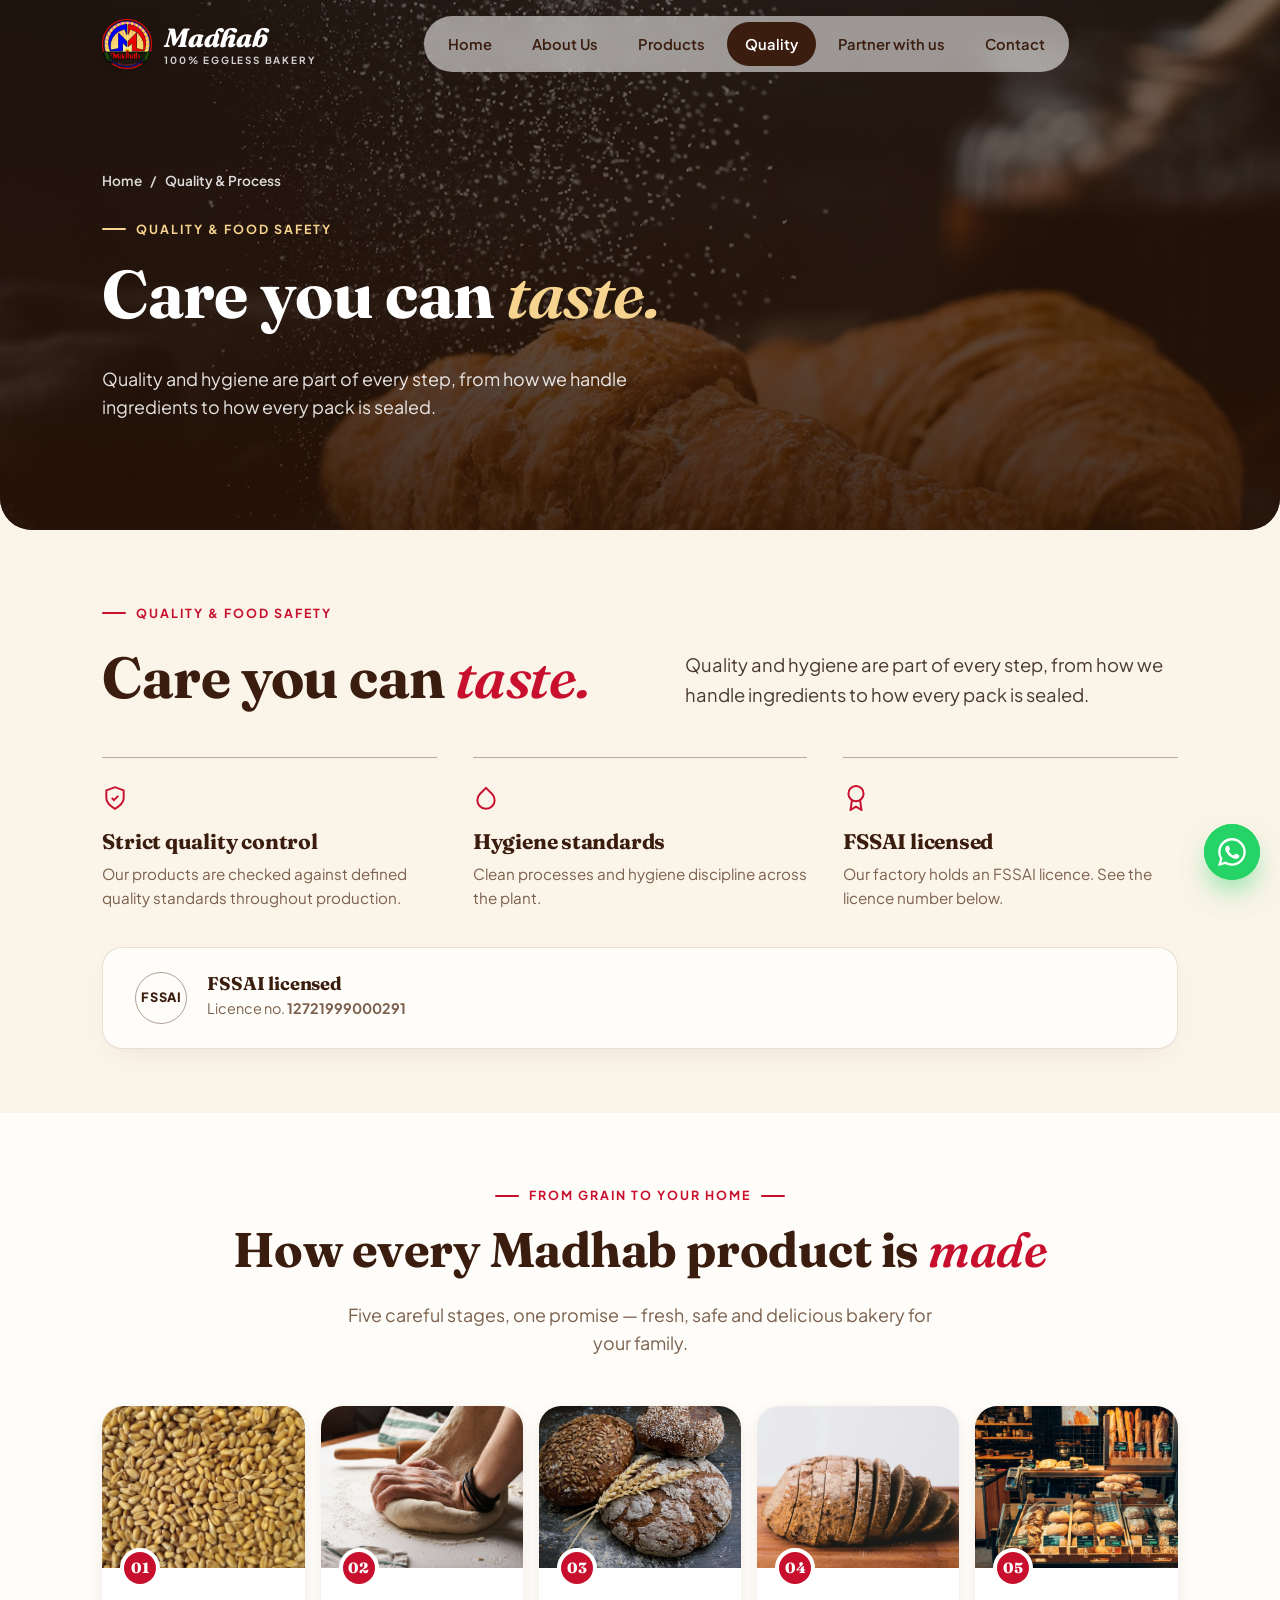
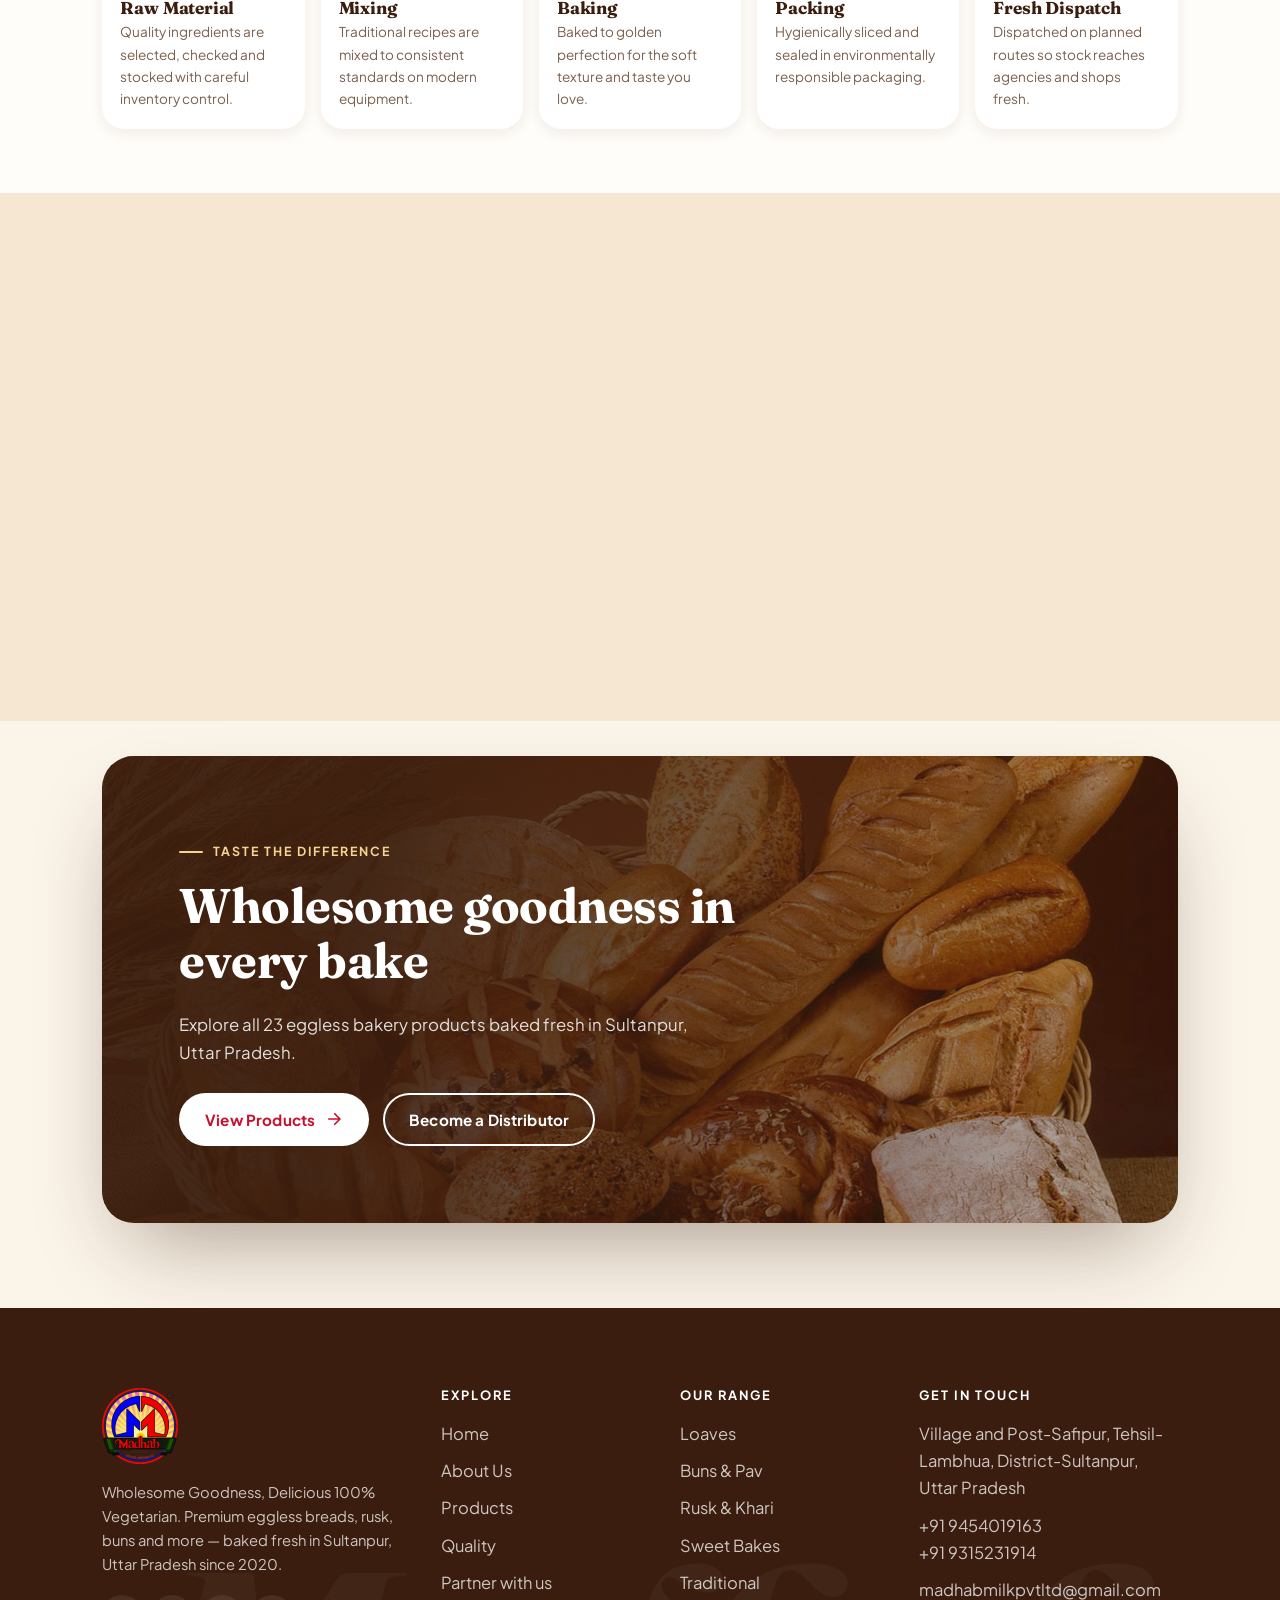
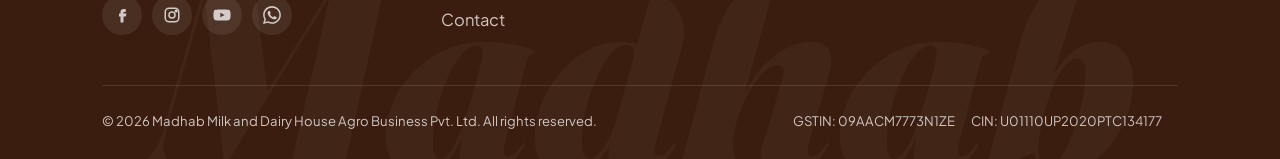
<file: quality.html>
<!doctype html>
<html lang="en">
<head>
  <meta charset="utf-8">
  <meta name="viewport" content="width=device-width, initial-scale=1">
  <title>Quality &amp; Food Safety | Madhab</title>
  <meta name="description" content="Care you can taste — strict quality control, plant hygiene standards, and 100% eggless bakery from Sultanpur, UP. FSSAI Licence no. 12721999000291.">
  <link rel="icon" href="assets/img/brand/emblem.png">
  <link rel="preconnect" href="https://fonts.googleapis.com">
  <link rel="preconnect" href="https://fonts.gstatic.com" crossorigin>
  <link href="https://fonts.googleapis.com/css2?family=Fraunces:ital,opsz,wght@0,9..144,500;0,9..144,700;0,9..144,800;1,9..144,500;1,9..144,600;1,9..144,800&family=Plus+Jakarta+Sans:wght@400;500;600;700;800&family=Tiro+Devanagari+Hindi&display=swap" rel="stylesheet">
  <link rel="stylesheet" href="css/style.css">
</head>
<body data-page="quality" class="dark-top">

  <section class="page-hero">
    <img src="assets/img/photos/flour-loaf.jpg" alt="Flour dusted over fresh bread">
    <div class="container">
      <div class="crumbs"><a href="index.html">Home</a> / <span>Quality &amp; Process</span></div>
      <span class="eyebrow">Quality &amp; Food Safety</span>
      <h1>Care you can <em class="accent" style="color:var(--gold-soft)">taste.</em></h1>
      <p class="lead">Quality and hygiene are part of every step, from how we handle ingredients to how every pack is sealed.</p>
    </div>
  </section>

  <!-- Quality & Food Safety (Image design) -->
  <section class="section" style="background:var(--cream)">
    <div class="container">
      <div class="q-head reveal">
        <div>
          <span class="eyebrow">Quality &amp; Food Safety</span>
          <h2>Care you can <em class="accent">taste.</em></h2>
        </div>
        <p class="lead">Quality and hygiene are part of every step, from how we handle ingredients to how every pack is sealed.</p>
      </div>

      <div class="q-pillars">
        <div class="q-pillar reveal">
          <div class="q-ico">
            <svg viewBox="0 0 24 24"><path d="M12 22s8-4 8-10V5l-8-3-8 3v7c0 6 8 10 8 10z"/><path d="m9 12 2 2 4-4"/></svg>
          </div>
          <h3>Strict quality control</h3>
          <p>Our products are checked against defined quality standards throughout production.</p>
        </div>

        <div class="q-pillar reveal" data-delay="1">
          <div class="q-ico">
            <svg viewBox="0 0 24 24"><path d="M12 2.69l5.66 5.66a8 8 0 1 1-11.31 0z"/></svg>
          </div>
          <h3>Hygiene standards</h3>
          <p>Clean processes and hygiene discipline across the plant.</p>
        </div>

        <div class="q-pillar reveal" data-delay="2">
          <div class="q-ico">
            <svg viewBox="0 0 24 24"><circle cx="12" cy="8" r="7"/><polyline points="8.21 13.89 7 23 12 20 17 23 15.79 13.88"/></svg>
          </div>
          <h3>FSSAI licensed</h3>
          <p>Our factory holds an FSSAI licence. See the licence number below.</p>
        </div>
      </div>

      <div class="fssai-banner reveal" data-delay="3">
        <div class="fssai-circle">fssai</div>
        <div class="fssai-info">
          <h4>FSSAI licensed</h4>
          <p>Licence no. <strong>12721999000291</strong></p>
        </div>
      </div>
    </div>
  </section>

  <!-- 5-Stage Process -->
  <section class="section" style="background:#FFFDF9">
    <div class="container">
      <div class="section-head center reveal">
        <span class="eyebrow">From grain to your home</span>
        <h2>How every Madhab product is <em class="accent">made</em></h2>
        <p class="lead">Five careful stages, one promise — fresh, safe and delicious bakery for your family.</p>
      </div>
      <div class="steps">
        <div class="step reveal">
          <div class="step-img"><img src="assets/img/photos/wheat-grains.jpg" alt="Wheat grains"></div>
          <div class="step-body">
            <h4>Raw Material</h4>
            <p>Quality ingredients are selected, checked and stocked with careful inventory control.</p>
          </div>
        </div>
        <div class="step reveal" data-delay="1">
          <div class="step-img"><img src="assets/img/photos/kneading.jpg" alt="Kneading dough"></div>
          <div class="step-body">
            <h4>Mixing</h4>
            <p>Traditional recipes are mixed to consistent standards on modern equipment.</p>
          </div>
        </div>
        <div class="step reveal" data-delay="2">
          <div class="step-img"><img src="assets/img/photos/rustic-loaves.jpg" alt="Baked loaves"></div>
          <div class="step-body">
            <h4>Baking</h4>
            <p>Baked to golden perfection for the soft texture and taste you love.</p>
          </div>
        </div>
        <div class="step reveal" data-delay="3">
          <div class="step-img"><img src="assets/img/photos/sliced-loaf.jpg" alt="Sliced bread"></div>
          <div class="step-body">
            <h4>Packing</h4>
            <p>Hygienically sliced and sealed in environmentally responsible packaging.</p>
          </div>
        </div>
        <div class="step reveal" data-delay="4">
          <div class="step-img"><img src="assets/img/photos/bakery-shelves.jpg" alt="Bakery shelves"></div>
          <div class="step-body">
            <h4>Fresh Dispatch</h4>
            <p>Dispatched on planned routes so stock reaches agencies and shops fresh.</p>
          </div>
        </div>
      </div>
    </div>
  </section>

  <!-- Eggless Promise -->
  <section class="section" style="background:var(--cream-2)">
    <div class="container split">
      <div class="img-stack reveal">
        <img class="main" src="assets/img/photos/milk-pour.jpg" alt="Fresh milk being poured">
        <img class="mini" src="assets/img/products/malai-makkhan-bread.png" alt="Madhab Malai Makkhan Bread" style="object-fit:contain;background:#fff;padding:12px">
      </div>
      <div>
        <span class="eyebrow reveal">Our Promise</span>
        <h2 class="reveal" data-delay="1">100% eggless. <em class="accent">Always.</em></h2>
        <p class="lead reveal" data-delay="2">Every Madhab product is pure vegetarian and completely eggless — so every family can enjoy it without a second thought.</p>
        <ul class="pd-points reveal" data-delay="3">
          <li><svg viewBox="0 0 24 24" fill="none" stroke="currentColor" stroke-width="2.4" stroke-linecap="round" stroke-linejoin="round"><circle cx="12" cy="12" r="10" opacity=".25"/><path d="M7.5 12.5l3 3 6-6.5"/></svg> 100% eggless recipe</li>
          <li><svg viewBox="0 0 24 24" fill="none" stroke="currentColor" stroke-width="2.4" stroke-linecap="round" stroke-linejoin="round"><circle cx="12" cy="12" r="10" opacity=".25"/><path d="M7.5 12.5l3 3 6-6.5"/></svg> 100% pure vegetarian</li>
          <li><svg viewBox="0 0 24 24" fill="none" stroke="currentColor" stroke-width="2.4" stroke-linecap="round" stroke-linejoin="round"><circle cx="12" cy="12" r="10" opacity=".25"/><path d="M7.5 12.5l3 3 6-6.5"/></svg> Hygienic semi-automated lines</li>
          <li><svg viewBox="0 0 24 24" fill="none" stroke="currentColor" stroke-width="2.4" stroke-linecap="round" stroke-linejoin="round"><circle cx="12" cy="12" r="10" opacity=".25"/><path d="M7.5 12.5l3 3 6-6.5"/></svg> Batch quality &amp; seal checks</li>
        </ul>
        <a class="btn btn-primary reveal" data-delay="4" href="products.html">Discover our products
          <svg viewBox="0 0 24 24" fill="none" stroke="currentColor" stroke-width="2.2" stroke-linecap="round" stroke-linejoin="round"><path d="M5 12h14M13 5l7 7-7 7"/></svg>
        </a>
      </div>
    </div>
  </section>

  <!-- CTA -->
  <section class="section-tight">
    <div class="container">
      <div class="cta reveal">
        <img src="assets/img/photos/hero-breads.jpg" alt="">
        <span class="eyebrow" style="color:var(--gold-soft)">Taste the difference</span>
        <h2>Wholesome goodness in every bake</h2>
        <p>Explore all 23 eggless bakery products baked fresh in Sultanpur, Uttar Pradesh.</p>
        <div class="btns">
          <a class="btn btn-light" href="products.html">View Products
            <svg viewBox="0 0 24 24" fill="none" stroke="currentColor" stroke-width="2.2" stroke-linecap="round" stroke-linejoin="round"><path d="M5 12h14M13 5l7 7-7 7"/></svg>
          </a>
          <a class="btn btn-ghost" style="color:#fff;box-shadow:inset 0 0 0 2px #fff" href="distributor.html">Become a Distributor</a>
        </div>
      </div>
    </div>
  </section>

  <script src="js/products.js"></script>
  <script src="js/main.js"></script>
</body>
</html>
</file>
<file: css/style.css>
/* ==========================================================
   Madhab — Wholesome Goodness, Delicious 100% Vegetarian
   Responsive, Modern & Mobile-First Enhanced Stylesheet
   ========================================================== */
:root {
  --cream: #FBF4E9;
  --cream-2: #F5E7D2;
  --cream-3: #EED9BA;
  --red: #C8102E;
  --red-deep: #9A0C22;
  --brown: #3A1D0E;
  --brown-2: #6E3B1C;
  --gold: #E8A33A;
  --gold-soft: #F6D38E;
  --green: #3F8F3A;
  --text: #2B190E;
  --muted: #7B604D;
  --white: #fff;
  --radius-sm: 14px;
  --radius: 22px;
  --radius-lg: 32px;
  --shadow-sm: 0 4px 14px rgba(58, 29, 14, .08);
  --shadow: 0 18px 50px -18px rgba(58, 29, 14, .35);
  --shadow-lg: 0 40px 90px -30px rgba(58, 29, 14, .45);
  --ff-display: "Fraunces", Georgia, serif;
  --ff-body: "Plus Jakarta Sans", system-ui, -apple-system, sans-serif;
  --ff-hindi: "Tiro Devanagari Hindi", "Noto Sans Devanagari", serif;
  --page-pad: 8vw;
  --ease: cubic-bezier(.2, .7, .2, 1);
}

*, *::before, *::after { box-sizing: border-box; }
html { scroll-behavior: smooth; }
body {
  margin: 0;
  font-family: var(--ff-body);
  color: var(--text);
  background: var(--cream);
  line-height: 1.65;
  font-size: 16.5px;
  -webkit-font-smoothing: antialiased;
  overflow-x: hidden;
  width: 100%;
}
img { max-width: 100%; height: auto; display: block; }
a { color: inherit; text-decoration: none; }
button, input, select, textarea { font: inherit; }
h1, h2, h3, h4 { font-family: var(--ff-display); color: var(--brown); line-height: 1.12; margin: 0 0 .5em; font-weight: 700; letter-spacing: -.01em; }
h1 { font-size: clamp(2.3rem, 5.5vw, 4.8rem); }
h2 { font-size: clamp(1.85rem, 3.8vw, 3.2rem); }
h3 { font-size: 1.35rem; }
p { margin: 0 0 1em; }
em.accent, .accent { font-style: italic; color: var(--red); font-weight: 600; }
.hindi { font-family: var(--ff-hindi); }

/* ---------- Responsive Container (8% margin on laptops & desktop) ---------- */
.container {
  width: 100%;
  max-width: 100%;
  margin-inline: auto;
  padding-inline: var(--page-pad);
  box-sizing: border-box;
}
.section { padding: clamp(40px, 5vw, 70px) 0; position: relative; }
.section-tight { padding: clamp(20px, 3vw, 35px) 0; }
.center { text-align: center; }

.eyebrow {
  display: inline-flex; align-items: center; gap: 10px;
  font-size: .78rem; font-weight: 700; letter-spacing: .16em; text-transform: uppercase;
  color: var(--red); margin-bottom: 16px;
}
.eyebrow::before { content: ""; width: 24px; height: 2px; background: currentColor; border-radius: 2px; }
.center .eyebrow::after { content: ""; width: 24px; height: 2px; background: currentColor; border-radius: 2px; }
.lead { font-size: 1.12rem; color: var(--muted); max-width: 620px; line-height: 1.6; }
.center .lead { margin-inline: auto; }
.section-head { margin-bottom: 48px; }

/* ---------- Buttons ---------- */
.btn {
  display: inline-flex; align-items: center; justify-content: center; gap: 10px;
  padding: 14px 26px; border-radius: 999px; border: 0; cursor: pointer;
  font-weight: 700; font-size: .95rem; letter-spacing: .01em; text-align: center;
  transition: transform .35s var(--ease), box-shadow .35s var(--ease), background .3s;
}
.btn svg { width: 18px; height: 18px; flex-shrink: 0; transition: transform .35s var(--ease); }
.btn:hover svg { transform: translateX(4px); }
.btn-primary { background: var(--red); color: #fff; box-shadow: 0 12px 30px -10px rgba(200, 16, 46, .7); }
.btn-primary:hover { background: var(--red-deep); transform: translateY(-2px); }
.btn-dark { background: var(--brown); color: #fff; }
.btn-dark:hover { background: #22110a; transform: translateY(-2px); }
.btn-ghost { background: transparent; color: var(--brown); box-shadow: inset 0 0 0 2px var(--brown); }
.btn-ghost:hover { background: var(--brown); color: #fff; }
.btn-light { background: #fff; color: var(--red); }
.btn-light:hover { transform: translateY(-2px); box-shadow: var(--shadow); }
.btn-wa { background: #25D366; color: #fff; }
.btn-wa:hover { background: #1ebe5a; transform: translateY(-2px); }

/* ---------- Header ---------- */
.site-header {
  position: fixed; inset: 0 0 auto 0; z-index: 100;
  transition: background .35s, box-shadow .35s, padding .35s;
  padding: 16px 0;
}
.site-header.scrolled {
  background: rgba(251, 244, 233, .92);
  backdrop-filter: saturate(1.4) blur(14px);
  -webkit-backdrop-filter: saturate(1.4) blur(14px);
  box-shadow: 0 6px 30px -12px rgba(58, 29, 14, .25);
  padding: 10px 0;
}
.nav { display: flex; align-items: center; justify-content: space-between; gap: 20px; width: 100%; }
.brand { display: flex; align-items: center; gap: 12px; min-width: 0; flex-shrink: 1; }
.brand img { width: 50px; height: 50px; flex-shrink: 0; object-fit: contain; filter: drop-shadow(0 4px 8px rgba(0,0,0,.15)); transition: width .3s, height .3s; }
.scrolled .brand img { width: 42px; height: 42px; }
.brand-text { display: flex; flex-direction: column; line-height: 1.1; min-width: 0; }
.brand-text strong { font-family: var(--ff-display); font-size: 1.65rem; color: var(--red); font-style: italic; font-weight: 800; white-space: nowrap; }
.brand-text small { font-size: .62rem; letter-spacing: .18em; text-transform: uppercase; color: var(--brown-2); font-weight: 700; margin-top: 3px; white-space: nowrap; }

.nav-drawer { display: contents; }
.nav-drawer-head, .drawer-close, .nav-drawer-foot, .nav-backdrop { display: none; }
.nav-links { display: flex; align-items: center; gap: 4px; list-style: none; margin: 0; padding: 6px; background: rgba(255,255,255,.55); border-radius: 999px; box-shadow: var(--shadow-sm); backdrop-filter: blur(8px); }
.nav-links a { display: block; padding: 10px 18px; border-radius: 999px; font-weight: 600; font-size: .92rem; color: var(--brown); transition: background .3s, color .3s; }
.nav-links a:hover { background: var(--cream-2); }
.nav-links a.active { background: var(--brown); color: #fff; }
.nav-cta { display: flex; align-items: center; gap: 12px; }
.nav-cta .btn { padding: 12px 22px; }
.menu-toggle { display: none; width: 46px; height: 46px; border-radius: 50%; border: 0; background: var(--brown); color: #fff; cursor: pointer; align-items: center; justify-content: center; flex-shrink: 0; z-index: 120; }
.menu-toggle span, .menu-toggle span::before, .menu-toggle span::after { display: block; width: 20px; height: 2px; background: #fff; border-radius: 2px; position: relative; transition: transform .3s, background .3s; }
.menu-toggle span::before, .menu-toggle span::after { content: ""; position: absolute; left: 0; }
.menu-toggle span::before { top: -6px; }
.menu-toggle span::after { top: 6px; }
.menu-open .menu-toggle span { background: transparent; }
.menu-open .menu-toggle span::before { transform: translateY(6px) rotate(45deg); }
.menu-open .menu-toggle span::after { transform: translateY(-6px) rotate(-45deg); }

/* ---------- Hero (Home) ---------- */
.hero {
  position: relative; min-height: min(85vh, 780px); padding: 118px 0 58px;
  display: flex; align-items: center; overflow: hidden;
  background:
    radial-gradient(1200px 600px at 85% 20%, rgba(232, 163, 58, .28), transparent 60%),
    radial-gradient(800px 500px at 0% 100%, rgba(200, 16, 46, .10), transparent 60%),
    var(--cream);
}
.hero::after {
  content: ""; position: absolute; inset: auto 0 0 0; height: 100px;
  background: linear-gradient(to bottom, transparent, var(--cream));
  pointer-events: none;
}
.hero-grid { display: grid; grid-template-columns: 1.05fr 1fr; gap: 42px; align-items: center; position: relative; z-index: 2; width: 100%; }
.hero h1 { font-size: clamp(2.1rem, 4.7vw, 4.1rem); margin-bottom: 18px; }
.hero h1 .line { display: block; }
.hero-badges { display: flex; flex-wrap: wrap; gap: 9px; margin-bottom: 20px; }
.pill {
  display: inline-flex; align-items: center; gap: 7px; padding: 6px 13px; border-radius: 999px;
  background: #fff; font-size: .78rem; font-weight: 700; color: var(--brown); box-shadow: var(--shadow-sm);
}
.pill .dot { width: 7px; height: 7px; border-radius: 50%; background: var(--green); box-shadow: 0 0 0 3px rgba(63, 143, 58, .2); }
.hero-actions { display: flex; flex-wrap: wrap; gap: 12px; margin: 24px 0 30px; }
.hero-stats { display: flex; gap: 30px; flex-wrap: wrap; }
.hero-stats div strong { display: block; font-family: var(--ff-display); font-size: 1.85rem; color: var(--brown); line-height: 1; }
.hero-stats div span { font-size: .8rem; color: var(--muted); font-weight: 600; }

/* ---------- Hero Showcase: Rotating word & Turntable ---------- */
.h1-rot {
  display: inline-block;
  color: var(--red);
  font-style: italic;
  font-weight: 700;
  transition: opacity .35s var(--ease), transform .35s var(--ease), filter .35s var(--ease);
  padding-right: .06em;
}
.h1-rot.swap {
  opacity: 0;
  transform: translateY(.22em);
  filter: blur(6px);
}
.show {
  position: relative;
  width: 100%;
  max-width: 442px;
  margin-left: auto;
  margin-right: auto;
}
.disc {
  position: relative;
  aspect-ratio: 1 / 1;
  border-radius: 50%;
  background: radial-gradient(circle at 50% 42%, #FFFDF9 0%, #F7EEE1 52%, #EFE1CC 100%);
  box-shadow: inset 0 0 0 1px rgba(231, 220, 205, .8), 0 40px 80px -30px rgba(58, 29, 14, .32);
}
.disc::after {
  content: "";
  position: absolute;
  inset: 10%;
  border-radius: 50%;
  border: 1.5px dashed rgba(123, 96, 77, .3);
}
.ring-spin {
  position: absolute;
  inset: 0;
  width: 100%;
  height: 100%;
  animation: hero-disc-spin 60s linear infinite;
}
.ring-spin text {
  font-family: var(--ff-body);
  font-size: 12.5px;
  font-weight: 700;
  letter-spacing: .32em;
  fill: var(--brown-2);
  text-transform: uppercase;
}
@keyframes hero-disc-spin {
  to { transform: rotate(360deg); }
}
.prods {
  position: absolute;
  inset: 14% 16% 22%;
  display: grid;
  place-items: center;
}
.prods img {
  position: absolute;
  inset: 0;
  width: 100%;
  height: 100%;
  object-fit: contain;
  filter: drop-shadow(0 26px 22px rgba(58, 29, 14, .28));
  opacity: 0;
  transform: translateX(20%) rotate(8deg) scale(.85);
  transition: opacity .65s var(--ease), transform .85s var(--ease);
  pointer-events: none;
}
.prods img.on {
  opacity: 1;
  transform: none;
  pointer-events: auto;
}
.prods img.off {
  opacity: 0;
  transform: translateX(-20%) rotate(-8deg) scale(.85);
}
.plaque {
  position: absolute;
  left: 50%;
  bottom: -6%;
  width: 44%;
  translate: -50% 0;
  z-index: 5;
  filter: drop-shadow(0 16px 24px rgba(120, 60, 0, .28));
}
.show .cap {
  display: flex;
  align-items: center;
  justify-content: space-between;
  gap: 14px;
  margin-top: 8%;
  padding-top: 13px;
  border-top: 1px solid rgba(58, 29, 14, .12);
}
.show .cap a {
  display: block;
  text-align: left;
  min-width: 0;
}
.show .cap b {
  display: block;
  font-family: var(--ff-display);
  font-weight: 700;
  font-size: 1.2rem;
  line-height: 1.2;
  color: var(--brown);
  transition: color .25s;
}
.show .cap a:hover b {
  color: var(--red);
}
.show .cap span {
  display: block;
  font-size: .82rem;
  color: var(--muted);
  margin-top: 2px;
}
.bars {
  display: flex;
  gap: 6px;
  flex: none;
}
.bars button {
  width: 32px;
  height: 24px;
  display: flex;
  align-items: center;
  background: transparent;
  border: 0;
  padding: 0;
  cursor: pointer;
}
.bars i {
  display: block;
  width: 100%;
  height: 4px;
  border-radius: 4px;
  background: #E2D2C2;
  overflow: hidden;
  position: relative;
}
.bars i::after {
  content: "";
  position: absolute;
  inset: 0;
  background: var(--red);
  transform: scaleX(0);
  transform-origin: left;
}
.bars button.done i::after {
  transform: scaleX(1);
  opacity: .35;
}
.bars button.on i::after {
  animation: hero-bar-fill 3.2s linear forwards;
}
.show:hover .bars button.on i::after {
  animation-play-state: paused;
}
@keyframes hero-bar-fill {
  to { transform: scaleX(1); }
}
.grain {
  position: absolute; inset: 0; pointer-events: none; opacity: .35; mix-blend-mode: multiply;
  background-image: url("data:image/svg+xml,%3Csvg xmlns='http://www.w3.org/2000/svg' width='160' height='160'%3E%3Cfilter id='n'%3E%3CfeTurbulence type='fractalNoise' baseFrequency='.9' numOctaves='2'/%3E%3CfeColorMatrix values='0 0 0 0 .4 0 0 0 0 .25 0 0 0 0 .1 0 0 0 .08 0'/%3E%3C/filter%3E%3Crect width='100%25' height='100%25' filter='url(%23n)'/%3E%3C/svg%3E");
}

/* ---------- Marquee ---------- */
.marquee { background: var(--red); color: #fff; overflow: hidden; padding: 18px 0; transform: rotate(-1.4deg); margin: -10px 0 0; position: relative; z-index: 5; box-shadow: var(--shadow); width: 100%; }
.marquee.alt { background: var(--brown); transform: rotate(1deg); margin-top: -8px; z-index: 4; opacity: .95; }
.marquee-track { display: flex; gap: 40px; width: max-content; animation: marquee 40s linear infinite; }
.marquee.alt .marquee-track { animation-direction: reverse; }
.marquee-track span { font-family: var(--ff-display); font-size: 1.4rem; font-style: italic; font-weight: 600; white-space: nowrap; display: inline-flex; align-items: center; gap: 40px; }
.marquee-track span::after { content: "✦"; color: var(--gold); font-style: normal; font-size: 1.1rem; }
@keyframes marquee { to { transform: translateX(-50%); } }

/* ---------- Morning Band (Hindi) ---------- */
.morning {
  position: relative; border-radius: var(--radius-lg); overflow: hidden; min-height: 480px;
  display: grid; grid-template-columns: 1.1fr 1fr; background: var(--brown); color: #fff; box-shadow: var(--shadow-lg);
}
.morning-photo { position: relative; }
.morning-photo img { width: 100%; height: 100%; object-fit: cover; }
.morning-photo::after { content: ""; position: absolute; inset: 0; background: linear-gradient(90deg, transparent 50%, var(--brown)); }
.morning-copy { padding: clamp(32px, 4.5vw, 64px); display: flex; flex-direction: column; justify-content: center; position: relative; }
.morning-copy .hindi { font-size: clamp(1.8rem, 3.2vw, 2.8rem); line-height: 1.35; color: var(--gold-soft); margin-bottom: 16px; }
.morning-copy p { color: rgba(255,255,255,.78); }
.morning-packs { display: flex; gap: 14px; margin-top: 18px; align-items: flex-end; }
.morning-packs img { width: 46%; filter: drop-shadow(0 16px 20px rgba(0,0,0,.45)); transition: transform .5s var(--ease); }
.morning-packs img:hover { transform: translateY(-8px) rotate(-2deg); }

/* ---------- Category Cards ---------- */
.cat-grid { display: grid; grid-template-columns: repeat(5, 1fr); gap: 18px; }
.cat-card {
  position: relative; border-radius: var(--radius); overflow: hidden; aspect-ratio: 3 / 4.2;
  color: #fff; display: flex; flex-direction: column; justify-content: flex-end; padding: 20px;
  box-shadow: var(--shadow); isolation: isolate;
  transition: transform .5s var(--ease);
}
.cat-card img.bg { position: absolute; inset: 0; width: 100%; height: 100%; object-fit: cover; z-index: -2; transition: transform .8s var(--ease); }
.cat-card::before { content: ""; position: absolute; inset: 0; z-index: -1; background: linear-gradient(to top, rgba(40, 18, 6, .94) 5%, rgba(40, 18, 6, .3) 60%, transparent); }
.cat-card:hover { transform: translateY(-6px); }
.cat-card:hover img.bg { transform: scale(1.08); }
.cat-card .hindi { font-size: .95rem; color: var(--gold-soft); }
.cat-card h3 { color: #fff; margin: 4px 0 4px; font-size: 1.35rem; line-height: 1.2; }
.cat-card small { opacity: .85; font-weight: 600; font-size: .85rem; }
.cat-card .arrow { position: absolute; top: 16px; right: 16px; width: 40px; height: 40px; border-radius: 50%; background: rgba(255,255,255,.22); backdrop-filter: blur(6px); display: grid; place-items: center; transition: background .3s, transform .4s var(--ease); }
.cat-card:hover .arrow { background: var(--red); transform: rotate(-45deg); }
.cat-card .arrow svg { width: 18px; }

/* ---------- Product Cards ---------- */
.product-grid { display: grid; grid-template-columns: repeat(auto-fill, minmax(250px, 1fr)); gap: 24px; }
.product-card {
  background: #fff; border-radius: var(--radius); overflow: hidden; position: relative;
  box-shadow: var(--shadow-sm); transition: transform .45s var(--ease), box-shadow .45s var(--ease);
  display: flex; flex-direction: column;
}
.product-card:hover { transform: translateY(-6px); box-shadow: var(--shadow); }
.product-media {
  aspect-ratio: 1 / .9; display: grid; place-items: center; padding: 24px; position: relative; overflow: hidden;
  background: radial-gradient(circle at 50% 60%, #fff 0%, var(--tint, var(--cream-2)) 70%);
}
.product-media::before { content: ""; position: absolute; width: 70%; aspect-ratio: 1; border-radius: 50%; background: rgba(255,255,255,.7); filter: blur(10px); }
.product-media img { position: absolute; inset: 10%; width: 80%; height: 80%; object-fit: contain; filter: drop-shadow(0 16px 18px rgba(58, 29, 14, .28)); transition: transform .6s var(--ease); }
.product-card:hover .product-media img { transform: scale(1.08) rotate(-2deg); }
.product-tag { position: absolute; top: 12px; left: 12px; z-index: 2; padding: 4px 10px; border-radius: 999px; background: rgba(255,255,255,.92); font-size: .7rem; font-weight: 800; letter-spacing: .06em; text-transform: uppercase; color: var(--brown-2); box-shadow: var(--shadow-sm); }
.veg-mark { position: absolute; top: 12px; right: 12px; z-index: 2; width: 20px; height: 20px; border: 2px solid var(--green); border-radius: 4px; display: grid; place-items: center; background: #fff; }
.veg-mark::after { content: ""; width: 8px; height: 8px; border-radius: 50%; background: var(--green); }
.product-body { padding: 18px 20px 20px; display: flex; flex-direction: column; gap: 4px; flex: 1; }
.product-body h3 { font-size: 1.25rem; margin: 0; line-height: 1.2; }
.product-size { font-size: .88rem; color: var(--muted); font-weight: 600; }
.product-size b { color: var(--red); }
.product-foot { display: flex; align-items: center; justify-content: space-between; margin-top: auto; padding-top: 14px; gap: 8px; }
.link-arrow { display: inline-flex; align-items: center; gap: 6px; font-weight: 700; font-size: .88rem; color: var(--red); }
.link-arrow svg { width: 16px; transition: transform .3s; }
.product-card:hover .link-arrow svg { transform: translateX(4px); }
.eggless-chip { font-size: .72rem; font-weight: 700; color: var(--green); background: rgba(63, 143, 58, .1); padding: 4px 10px; border-radius: 999px; white-space: nowrap; }

/* ---------- Features / Why Madhab ---------- */
.why-grid { display: grid; grid-template-columns: 1fr 1.1fr; gap: 60px; align-items: center; }
.collage { position: relative; aspect-ratio: 1 / 1.05; width: 100%; max-width: 500px; margin-inline: auto; }
.collage img { position: absolute; border-radius: var(--radius); object-fit: cover; box-shadow: var(--shadow); }
.collage .c1 { width: 64%; height: 70%; top: 0; left: 0; }
.collage .c2 { width: 52%; height: 50%; right: 0; top: 18%; border: 6px solid var(--cream); }
.collage .c3 { width: 46%; height: 40%; left: 14%; bottom: 0; border: 6px solid var(--cream); }
.collage .badge-round {
  position: absolute; right: 6%; bottom: 6%; width: 136px; height: 136px; border-radius: 50%;
  background: var(--gold); color: var(--brown); display: grid; place-items: center; text-align: center;
  font-family: var(--ff-display); font-weight: 800; line-height: 1.05; box-shadow: var(--shadow);
  padding: 10px;
}
.collage .badge-round span { font-size: 2.3rem; display: block; }
.feature-list { display: grid; grid-template-columns: 1fr 1fr; gap: 24px; margin-top: 32px; }
.feature { display: flex; gap: 16px; align-items: flex-start; }
.feature .ico { flex: none; width: 50px; height: 50px; border-radius: 16px; background: #fff; box-shadow: var(--shadow-sm); display: grid; place-items: center; color: var(--red); }
.feature .ico svg { width: 24px; height: 24px; }
.feature h4 { font-size: 1.05rem; margin: 2px 0 4px; font-family: var(--ff-body); font-weight: 800; }
.feature p { font-size: .9rem; color: var(--muted); margin: 0; }

/* ---------- Stats Band ---------- */
.stats-band {
  background: linear-gradient(120deg, var(--red) 0%, var(--red-deep) 100%); color: #fff;
  border-radius: var(--radius-lg); padding: 50px clamp(20px, 5vw, 60px); position: relative; overflow: hidden;
  display: grid; grid-template-columns: repeat(4, 1fr); gap: 26px; box-shadow: var(--shadow-lg);
}
.stats-band::before { content: ""; position: absolute; width: 480px; height: 480px; border-radius: 50%; border: 60px solid rgba(255,255,255,.06); right: -140px; top: -200px; }
.stat strong { display: block; font-family: var(--ff-display); font-size: clamp(2.3rem, 4.5vw, 3.6rem); line-height: 1; margin-bottom: 6px; }
.stat span { font-weight: 600; opacity: .85; font-size: .92rem; }

/* ---------- Meals / Serving ---------- */
.meals { display: grid; grid-template-columns: repeat(4, 1fr); gap: 20px; }
.meal { border-radius: var(--radius); overflow: hidden; background: #fff; box-shadow: var(--shadow-sm); transition: transform .45s var(--ease); }
.meal:hover { transform: translateY(-6px); }
.meal-img { aspect-ratio: 4 / 3.4; overflow: hidden; position: relative; }
.meal-img img { width: 100%; height: 100%; object-fit: cover; transition: transform .8s var(--ease); }
.meal:hover .meal-img img { transform: scale(1.08); }
.meal-img .pack { position: absolute; right: 10px; bottom: -6px; width: 42%; height: auto; object-fit: contain; filter: drop-shadow(0 10px 12px rgba(0,0,0,.4)); }
.meal-body { padding: 16px 18px 20px; }
.meal-body h4 { font-size: 1.1rem; margin-bottom: 4px; }
.meal-body p { font-size: .88rem; color: var(--muted); margin: 0; }

/* ---------- Quote ---------- */
.quote-wrap { display: grid; grid-template-columns: .8fr 1.2fr; gap: 50px; align-items: center; }
.quote-card { background: #fff; border-radius: var(--radius-lg); padding: clamp(28px, 4.5vw, 54px); box-shadow: var(--shadow); position: relative; }
.quote-card .qmark { font-family: var(--ff-display); font-size: 8rem; line-height: .6; color: var(--red); opacity: .15; position: absolute; top: 30px; right: 30px; pointer-events: none; }
.quote-card blockquote { margin: 0 0 24px; font-family: var(--ff-display); font-size: clamp(1.15rem, 2vw, 1.55rem); line-height: 1.45; color: var(--brown); font-weight: 500; }
.quote-author { display: flex; align-items: center; gap: 14px; }
.quote-author .av { width: 52px; height: 52px; border-radius: 50%; background: var(--red); color: #fff; display: grid; place-items: center; font-family: var(--ff-display); font-weight: 700; font-size: 1.25rem; flex-shrink: 0; }
.quote-author strong { display: block; color: var(--brown); }
.quote-author span { font-size: .82rem; color: var(--muted); font-weight: 600; }
.wordmark-art { position: relative; }
.wordmark-art img.wm { width: 100%; filter: drop-shadow(0 30px 40px rgba(58, 29, 14, .35)); }

/* ---------- CTA Banner ---------- */
.cta {
  position: relative; border-radius: var(--radius-lg); overflow: hidden; padding: clamp(40px, 6vw, 80px);
  color: #fff; isolation: isolate; box-shadow: var(--shadow-lg);
}
.cta > img { position: absolute; inset: 0; width: 100%; height: 100%; object-fit: cover; z-index: -2; }
.cta::before { content: ""; position: absolute; inset: 0; z-index: -1; background: linear-gradient(100deg, rgba(58, 29, 14, .95) 25%, rgba(58, 29, 14, .6) 70%, rgba(58, 29, 14, .3)); }
.cta h2 { color: #fff; max-width: 640px; }
.cta p { color: rgba(255,255,255,.85); max-width: 540px; font-size: 1.05rem; }
.cta .btns { display: flex; gap: 14px; flex-wrap: wrap; margin-top: 26px; }

/* ---------- Page Hero (Inner Pages) ---------- */
.page-hero {
  position: relative; padding: 170px 0 90px; color: #fff; overflow: hidden; isolation: isolate;
  border-radius: 0 0 var(--radius-lg) var(--radius-lg);
}
.page-hero > img { position: absolute; inset: 0; width: 100%; height: 100%; object-fit: cover; z-index: -2; transform: scale(1.05); }
.page-hero::before { content: ""; position: absolute; inset: 0; z-index: -1; background: linear-gradient(180deg, rgba(40, 18, 6, .55), rgba(40, 18, 6, .85)); }
.page-hero h1 { color: #fff; max-width: 900px; font-size: clamp(2.3rem, 5.5vw, 4.2rem); }
.page-hero .lead { color: rgba(255,255,255,.88); }
.page-hero .eyebrow { color: var(--gold-soft); }
.crumbs { display: flex; gap: 8px; font-size: .85rem; font-weight: 600; opacity: .85; margin-bottom: 18px; flex-wrap: wrap; }
.crumbs a:hover { color: var(--gold-soft); }
body.dark-top:not(.menu-open) .site-header:not(.scrolled) .brand-text strong { color: #fff; }
body.dark-top:not(.menu-open) .site-header:not(.scrolled) .brand-text small { color: rgba(255,255,255,.8); }

/* ---------- About Page ---------- */
.split { display: grid; grid-template-columns: 1.15fr .85fr; gap: 60px; align-items: center; }
.split.reverse { grid-template-columns: .85fr 1.15fr; }
.split.reverse > :first-child { order: 2; }
.split h2 { font-size: clamp(2.1rem, 3.8vw, 3.4rem); margin-bottom: 20px; }
.img-stack { position: relative; max-width: 440px; width: 100%; justify-self: center; }
.img-stack .main { border-radius: var(--radius-lg); width: 100%; aspect-ratio: 4/3.9; object-fit: cover; box-shadow: var(--shadow-lg); }
.img-stack .mini { position: absolute; width: 44%; bottom: -24px; right: -16px; border-radius: var(--radius); border: 5px solid var(--cream); box-shadow: var(--shadow); aspect-ratio: 1; object-fit: cover; }
.fact-grid { display: grid; grid-template-columns: repeat(3, 1fr); gap: 14px; margin: 28px 0; }
.fact { background: #fff; border-radius: 16px; padding: 16px 18px; box-shadow: var(--shadow-sm); }
.fact small { display: block; font-size: .7rem; letter-spacing: .12em; text-transform: uppercase; color: var(--muted); font-weight: 700; margin-bottom: 4px; }
.fact strong { font-family: var(--ff-display); font-size: 1.2rem; color: var(--brown); }
.timeline { position: relative; display: grid; gap: 26px; max-width: 900px; margin-inline: auto; }
.timeline::before { content: ""; position: absolute; left: 34px; top: 10px; bottom: 10px; width: 2px; background: linear-gradient(var(--red), var(--gold)); }
.tl-item { display: grid; grid-template-columns: 70px 1fr; gap: 22px; align-items: start; }
.tl-dot { width: 70px; height: 70px; border-radius: 50%; background: #fff; box-shadow: var(--shadow); display: grid; place-items: center; font-family: var(--ff-display); font-weight: 800; color: var(--red); position: relative; z-index: 1; font-size: .95rem; }
.tl-card { background: #fff; border-radius: var(--radius); padding: 22px 26px; box-shadow: var(--shadow-sm); }
.tl-card h3 { margin-bottom: 6px; font-size: 1.25rem; }
.tl-card p { margin: 0; color: var(--muted); }
.values { display: grid; grid-template-columns: repeat(3, 1fr); gap: 22px; }
.value-card { background: #fff; border-radius: var(--radius); padding: 34px 28px; box-shadow: var(--shadow-sm); position: relative; overflow: hidden; transition: transform .45s var(--ease); }
.value-card:hover { transform: translateY(-6px); }
.value-card .num { font-family: var(--ff-display); font-size: 4.5rem; line-height: 1; color: var(--cream-2); position: absolute; right: 18px; top: 10px; font-weight: 800; }
.value-card .ico { width: 56px; height: 56px; border-radius: 16px; background: var(--red); color: #fff; display: grid; place-items: center; margin-bottom: 20px; }
.value-card .ico svg { width: 26px; }
.value-card p { color: var(--muted); margin: 0; }

/* ---------- Products Page & Catalogue Tabs ---------- */
.filter-bar {
  display: flex;
  flex-wrap: wrap;
  gap: 16px;
  justify-content: space-between;
  align-items: center;
  margin-bottom: 36px;
  position: sticky;
  top: 76px;
  z-index: 20;
  padding: 10px 18px;
  background: rgba(251, 244, 233, .94);
  backdrop-filter: blur(14px);
  -webkit-backdrop-filter: blur(14px);
  border-radius: 999px;
  box-shadow: 0 8px 32px -10px rgba(58, 29, 14, .18);
  border: 1px solid rgba(231, 220, 205, .8);
}
.tabs-wrap {
  position: relative;
  display: flex;
  align-items: center;
  overflow-x: auto;
  scrollbar-width: none;
  max-width: 100%;
}
.tabs-wrap::-webkit-scrollbar { display: none; }
.tabs {
  position: relative;
  display: flex;
  gap: 2px;
  align-items: center;
  white-space: nowrap;
}
.tab {
  border: 0;
  background: transparent;
  cursor: pointer;
  padding: 10px 18px;
  font-family: var(--ff-body);
  font-size: .95rem;
  font-weight: 600;
  color: var(--brown-2);
  transition: color .25s ease;
  white-space: nowrap;
  position: relative;
  display: inline-flex;
  align-items: baseline;
  gap: 4px;
}
.tab:hover { color: var(--brown); }
.tab[aria-selected="true"], .tab.active {
  color: var(--brown);
  font-weight: 700;
}
.tab sup {
  font-size: .72rem;
  color: var(--muted);
  font-weight: 700;
}
.tab[aria-selected="true"] sup, .tab.active sup {
  color: var(--red);
}
.tabbar {
  position: absolute;
  bottom: 0;
  height: 3px;
  background: var(--red);
  border-radius: 3px;
  transition: left .32s cubic-bezier(.22, .8, .24, 1), width .32s cubic-bezier(.22, .8, .24, 1);
  pointer-events: none;
}
.search { position: relative; }
.search input {
  border: 0;
  background: #fff;
  border-radius: 999px;
  padding: 10px 18px 10px 42px;
  width: 240px;
  outline: none;
  box-shadow: 0 2px 8px rgba(58, 29, 14, .06), inset 0 0 0 1.5px rgba(231, 220, 205, .9);
  transition: box-shadow .3s, width .3s;
  font-size: .9rem;
  color: var(--text);
}
.search input:focus {
  box-shadow: 0 4px 14px rgba(200, 16, 46, .15), inset 0 0 0 2px var(--red);
  width: 270px;
}
.search svg { position: absolute; left: 14px; top: 50%; translate: 0 -50%; width: 17px; color: var(--muted); pointer-events: none; }
.cat-section { margin-bottom: 56px; }
.cat-section-head { display: flex; align-items: flex-end; justify-content: space-between; gap: 18px; margin-bottom: 24px; border-bottom: 2px dashed rgba(231, 220, 205, .9); padding-bottom: 16px; }
.cat-section-head h2 { margin: 0; font-size: clamp(1.6rem, 2.8vw, 2.3rem); }
.cat-section-head .hindi { color: var(--red); font-size: 1.15rem; }
.cat-section-head p { margin: 0; color: var(--muted); max-width: 440px; }
.empty { text-align: center; padding: 70px 0; color: var(--muted); display: none; }

/* ---------- Product Detail & Accordions (Image 2 style) ---------- */
.pd {
  display: grid;
  grid-template-columns: 1.05fr 1fr;
  gap: 56px;
  align-items: start;
  padding-top: 130px;
  padding-bottom: 40px;
}
.pd-media {
  border-radius: var(--radius-lg);
  aspect-ratio: 1;
  display: grid;
  place-items: center;
  padding: 44px;
  position: sticky;
  top: 100px;
  overflow: hidden;
  background: radial-gradient(circle at 50% 50%, #fff 0%, var(--tint, #F7EEE1) 76%);
  box-shadow: 0 24px 60px -20px rgba(58, 29, 14, .25);
  width: 100%;
  max-width: 480px;
  margin-inline: auto;
  border: 1px solid rgba(231, 220, 205, .8);
}
.pd-media img {
  position: absolute;
  inset: 10%;
  width: 80%;
  height: 80%;
  object-fit: contain;
  filter: drop-shadow(0 26px 26px rgba(58, 29, 14, .32));
  transition: transform .4s var(--ease);
}
.pd-media:hover img { transform: scale(1.05); }
.pd-info {
  display: flex;
  flex-direction: column;
}
.pd-info .eyebrow {
  display: inline-flex;
  align-items: center;
  gap: 10px;
  font-size: .8rem;
  font-weight: 700;
  letter-spacing: .16em;
  text-transform: uppercase;
  color: var(--red);
  margin-bottom: 12px;
}
.pd-info .eyebrow::before {
  content: "";
  width: 22px;
  height: 2px;
  background: var(--red);
  border-radius: 2px;
}
.pd-info h1 {
  font-size: clamp(2.2rem, 3.8vw, 3.4rem);
  line-height: 1.1;
  margin-bottom: 4px;
  color: var(--brown);
}
.pd-info .hi-title {
  font-family: var(--ff-hindi);
  font-size: 1.25rem;
  color: var(--brown-2);
  margin: 2px 0 12px;
}
.pd-info .desc {
  font-size: 1.08rem;
  color: var(--text);
  opacity: .88;
  line-height: 1.6;
  margin: 10px 0 20px;
}
.lbl-avail {
  font-size: .76rem;
  font-weight: 800;
  letter-spacing: .14em;
  text-transform: uppercase;
  color: var(--muted);
  margin-bottom: 8px;
}
.size-chips {
  display: flex;
  flex-wrap: wrap;
  gap: 8px;
  margin-bottom: 24px;
}
.size-chip {
  border: 1.5px solid rgba(58, 29, 14, .18);
  background: #fff;
  color: var(--brown);
  cursor: pointer;
  padding: 8px 18px;
  border-radius: 999px;
  font-weight: 700;
  font-size: .9rem;
  transition: all .25s ease;
}
.size-chip:hover { border-color: var(--brown); }
.size-chip.active, .size-chip[aria-pressed="true"] {
  background: #241A15;
  color: #fff;
  border-color: #241A15;
}
.specs {
  border-top: 1px solid rgba(58, 29, 14, .12);
  margin: 6px 0 16px;
}
.specs details {
  border-bottom: 1px solid rgba(58, 29, 14, .12);
}
.specs summary {
  list-style: none;
  display: flex;
  justify-content: space-between;
  align-items: center;
  padding: 11px 0;
  font-weight: 700;
  font-size: .95rem;
  color: var(--brown);
  cursor: pointer;
  user-select: none;
  transition: color .2s;
}
.specs summary::-webkit-details-marker { display: none; }
.specs summary:hover { color: var(--red); }
.specs summary svg {
  width: 17px;
  height: 17px;
  stroke: currentColor;
  stroke-width: 2.2;
  transition: transform .28s var(--ease);
  flex-shrink: 0;
}
.specs details[open] summary svg { transform: rotate(45deg); }
.specs .dd {
  padding: 0 0 12px;
  font-size: .91rem;
  color: var(--muted);
  line-height: 1.55;
}
.specs .dd p { margin: 0 0 .5em; }
.specs .dd p:last-child { margin-bottom: 0; }
.specs .dd strong { color: var(--brown); }
.pd-actions {
  display: flex;
  flex-wrap: wrap;
  gap: 14px;
  margin-top: 12px;
  padding-bottom: 24px;
}
.btn-red {
  display: inline-flex;
  align-items: center;
  justify-content: center;
  background: var(--red);
  color: #fff !important;
  padding: 13px 28px;
  border-radius: 999px;
  font-weight: 700;
  font-size: .95rem;
  line-height: 1.2;
  text-decoration: none;
  border: 0;
  cursor: pointer;
  box-shadow: 0 8px 22px -6px rgba(200, 16, 46, .6);
  transition: background .25s, transform .25s, box-shadow .25s;
}
.btn-red:hover {
  background: var(--red-deep);
  transform: translateY(-2px);
  box-shadow: 0 12px 26px -6px rgba(200, 16, 46, .75);
}
.btn-line {
  display: inline-flex;
  align-items: center;
  justify-content: center;
  background: transparent;
  color: var(--brown) !important;
  padding: 12px 26px;
  border-radius: 999px;
  font-weight: 700;
  font-size: .95rem;
  line-height: 1.2;
  text-decoration: none;
  border: 1.5px solid rgba(58, 29, 14, .25);
  cursor: pointer;
  transition: border-color .25s, color .25s, background .25s, transform .25s;
}
.btn-line:hover {
  border-color: var(--brown);
  background: rgba(58, 29, 14, .05);
  transform: translateY(-2px);
}

/* ---------- PRODUCT SHEET MODAL (dialog.sheet) ---------- */
dialog.sheet {
  border: 0;
  padding: 0;
  background: transparent;
  max-width: none;
  max-height: none;
  width: 100%;
  height: 100%;
  margin: 0;
  color: var(--text);
  z-index: 1000;
}
dialog.sheet::backdrop {
  background: rgba(30, 20, 14, .58);
  backdrop-filter: blur(8px);
  -webkit-backdrop-filter: blur(8px);
}
.sheet-in {
  position: fixed;
  left: 50%;
  top: 50%;
  transform: translate(-50%, -50%);
  width: min(980px, calc(100vw - 32px));
  height: min(88vh, 760px);
  max-height: calc(100vh - 40px);
  background: #FFFDF9;
  border-radius: 28px;
  display: grid;
  grid-template-columns: .95fr 1.05fr;
  grid-template-rows: minmax(0, 1fr);
  overflow: hidden;
  box-shadow: 0 30px 90px -20px rgba(30, 20, 14, .45);
  border: 1px solid rgba(231, 220, 205, .9);
  animation: sheetPop .35s cubic-bezier(.22, .8, .24, 1);
}
@keyframes sheetPop {
  from { opacity: 0; transform: translate(-50%, -46%) scale(.96); }
  to { opacity: 1; transform: translate(-50%, -50%) scale(1); }
}
.sheet .media {
  background: radial-gradient(circle at 50% 50%, #fff 0%, #F7EEE1 76%);
  position: relative;
  display: flex;
  align-items: center;
  justify-content: center;
  padding: 36px;
  overflow: hidden;
  min-height: 0;
  height: 100%;
}
.sheet .media img {
  max-height: 340px;
  width: 82%;
  height: auto;
  object-fit: contain;
  filter: drop-shadow(0 24px 26px rgba(58, 29, 14, .28));
  transition: transform .35s var(--ease);
}
.sheet .media:hover img { transform: scale(1.08); }
.sheet .media .hint {
  position: absolute;
  bottom: 14px;
  left: 50%;
  transform: translateX(-50%);
  font-size: .75rem;
  color: var(--muted);
  background: rgba(255, 255, 255, .8);
  padding: 4px 12px;
  border-radius: 999px;
  font-weight: 600;
  pointer-events: none;
}
.sheet .info {
  padding: 32px 36px 30px;
  overflow-y: auto;
  overflow-x: hidden;
  min-height: 0;
  height: 100%;
  max-height: 100%;
  display: flex;
  flex-direction: column;
  scrollbar-width: thin;
  scrollbar-color: rgba(58, 29, 14, .22) transparent;
  -webkit-overflow-scrolling: touch;
}
.sheet .info::-webkit-scrollbar {
  width: 6px;
}
.sheet .info::-webkit-scrollbar-thumb {
  background: rgba(58, 29, 14, .2);
  border-radius: 999px;
}
.sheet .info > * { flex-shrink: 0; }
.sheet .x {
  position: absolute;
  top: 14px;
  right: 14px;
  z-index: 10;
  width: 38px;
  height: 38px;
  border-radius: 50%;
  background: #fff;
  display: grid;
  place-items: center;
  border: 1px solid rgba(58, 29, 14, .14);
  cursor: pointer;
  color: var(--brown);
  box-shadow: 0 4px 12px rgba(58, 29, 14, .08);
  transition: background .2s, transform .2s;
}
.sheet .x:hover {
  background: var(--cream);
  transform: rotate(90deg);
}
.sheet .x svg { width: 16px; height: 16px; stroke: currentColor; stroke-width: 2.2; }
.sheet h2 {
  font-family: var(--ff-display);
  font-weight: 700;
  font-size: clamp(1.75rem, 2.6vw, 2.3rem);
  line-height: 1.1;
  margin-top: 4px;
  color: var(--brown);
}
.sheet .desc {
  color: var(--text);
  opacity: .88;
  font-size: .95rem;
  line-height: 1.5;
  margin-top: 6px;
  margin-bottom: 12px;
}
.sheet .acts {
  display: flex;
  gap: 12px;
  flex-wrap: wrap;
  align-items: center;
  margin-top: 18px;
  padding-bottom: 16px;
}
.sheet .pager {
  display: flex;
  justify-content: space-between;
  align-items: center;
  margin-top: 4px;
  padding-top: 14px;
  padding-bottom: 8px;
  font-size: .84rem;
  color: var(--muted);
  border-top: 1px solid rgba(58, 29, 14, .08);
}
.sheet .pager button {
  display: inline-flex;
  align-items: center;
  gap: 6px;
  border: 0;
  background: transparent;
  color: var(--brown);
  font-weight: 700;
  cursor: pointer;
  padding: 4px 0;
  transition: color .2s;
}
.sheet .pager button:hover { color: var(--red); }
.sheet .pager svg { width: 16px; height: 16px; }

/* ---------- Quality & Food Safety (Image style) ---------- */
.q-head {
  display: grid;
  grid-template-columns: 1.1fr 1fr;
  gap: 40px;
  align-items: end;
  margin-bottom: 48px;
}
.q-head h2 {
  font-family: var(--ff-display);
  font-size: clamp(2.4rem, 4.5vw, 3.8rem);
  line-height: 1.08;
  margin: 8px 0 0;
  color: var(--brown);
}
.q-head .lead {
  font-size: 1.15rem;
  color: var(--text);
  opacity: .85;
  line-height: 1.6;
  margin: 0;
}
.q-pillars {
  display: grid;
  grid-template-columns: repeat(3, 1fr);
  gap: 36px;
  margin-bottom: 36px;
}
.q-pillar {
  border-top: 1.5px solid rgba(58, 29, 14, .35);
  padding-top: 24px;
}
.q-pillar .q-ico {
  width: 32px;
  height: 32px;
  color: var(--red);
  margin-bottom: 16px;
  display: flex;
  align-items: center;
}
.q-pillar .q-ico svg {
  width: 26px;
  height: 26px;
  stroke: currentColor;
  stroke-width: 1.8;
  fill: none;
}
.q-pillar h3 {
  font-family: var(--ff-display);
  font-size: 1.32rem;
  font-weight: 700;
  color: var(--brown);
  margin-bottom: 8px;
}
.q-pillar p {
  font-size: .95rem;
  color: var(--muted);
  line-height: 1.6;
  margin: 0;
}
.fssai-banner {
  background: #FFFDF9;
  border-radius: 20px;
  padding: 24px 32px;
  border: 1px solid rgba(231, 220, 205, .9);
  box-shadow: 0 10px 30px -10px rgba(58, 29, 14, .08);
  display: inline-flex;
  align-items: center;
  gap: 20px;
  width: 100%;
}
.fssai-circle {
  width: 52px;
  height: 52px;
  border-radius: 50%;
  border: 1.5px solid rgba(58, 29, 14, .4);
  display: grid;
  place-items: center;
  font-size: .8rem;
  font-weight: 800;
  letter-spacing: .06em;
  color: var(--brown);
  text-transform: uppercase;
  font-family: var(--ff-body);
  flex-shrink: 0;
}
.fssai-info h4 {
  font-family: var(--ff-display);
  font-size: 1.15rem;
  font-weight: 700;
  color: var(--brown);
  margin-bottom: 2px;
}
.fssai-info p {
  font-size: .9rem;
  color: var(--muted);
  margin: 0;
}

/* ---------- Split & Image Stack Component ---------- */
.split {
  display: grid;
  grid-template-columns: 1fr 1fr;
  gap: 56px;
  align-items: center;
}
.img-stack {
  position: relative;
  width: 100%;
  max-width: 480px;
  margin-inline: auto;
}
.img-stack .main {
  width: 86%;
  aspect-ratio: 4 / 3.2;
  object-fit: cover;
  border-radius: var(--radius-lg);
  box-shadow: 0 20px 50px -15px rgba(58, 29, 14, .22);
  border: 1px solid rgba(231, 220, 205, .8);
}
.img-stack .mini {
  position: absolute;
  bottom: -18px;
  right: 0;
  width: 46%;
  aspect-ratio: 1;
  border-radius: 20px;
  box-shadow: 0 16px 40px -10px rgba(58, 29, 14, .28);
  border: 4px solid #fff;
  background: #fff;
  object-fit: contain;
}

/* Points List */
.pd-points {
  list-style: none;
  display: grid;
  grid-template-columns: repeat(2, 1fr);
  gap: 14px 20px;
  margin: 24px 0 28px;
  padding: 0;
}
.pd-points li {
  display: flex;
  align-items: center;
  gap: 10px;
  font-weight: 700;
  font-size: .95rem;
  color: var(--brown);
}
.pd-points li svg {
  width: 20px;
  height: 20px;
  color: var(--red);
  flex-shrink: 0;
}

/* Fact Grid (About / Overview) */
.fact-grid {
  display: grid;
  grid-template-columns: repeat(3, 1fr);
  gap: 16px;
  margin: 28px 0 32px;
}
.fact {
  background: #fff;
  border: 1px solid rgba(231, 220, 205, .9);
  border-radius: 14px;
  padding: 16px 18px;
  box-shadow: 0 4px 14px rgba(58, 29, 14, .04);
}
.fact small {
  display: block;
  font-size: .75rem;
  color: var(--muted);
  text-transform: uppercase;
  font-weight: 700;
  margin-bottom: 4px;
}
.fact strong {
  font-size: 1.1rem;
  color: var(--brown);
  font-family: var(--ff-display);
}

/* ---------- Stats Row (Image 2 style) ---------- */
.stats-row {
  display: grid;
  grid-template-columns: repeat(4, 1fr);
  gap: 36px;
  padding: 44px 0;
  border-top: 1px solid rgba(58, 29, 14, .14);
  border-bottom: 1px solid rgba(58, 29, 14, .14);
  margin: 24px 0;
}
.stat-item {
  position: relative;
  padding-left: 28px;
  border-left: 1px solid rgba(58, 29, 14, .25);
  display: flex;
  flex-direction: column;
  justify-content: flex-start;
}
.stat-item .num {
  font-family: var(--ff-display);
  font-size: clamp(2.4rem, 4.4vw, 3.8rem);
  font-weight: 700;
  line-height: 1.05;
  color: var(--brown);
  margin-bottom: 8px;
  letter-spacing: -.02em;
}
.stat-item .lbl {
  font-size: .92rem;
  color: var(--muted);
  line-height: 1.45;
}

/* ---------- Quality / Process ---------- */
.steps { display: grid; grid-template-columns: repeat(5, 1fr); gap: 16px; counter-reset: s; }
.step { background: #fff; border-radius: var(--radius); overflow: hidden; box-shadow: var(--shadow-sm); position: relative; counter-increment: s; transition: transform .45s var(--ease); }
.step:hover { transform: translateY(-6px); }
.step-img { aspect-ratio: 1 / .8; overflow: hidden; }
.step-img img { width: 100%; height: 100%; object-fit: cover; }
.step-body { padding: 18px; }
.step-body::before { content: "0" counter(s); font-family: var(--ff-display); font-weight: 800; font-size: .92rem; color: #fff; background: var(--red); width: 40px; height: 40px; border-radius: 50%; display: grid; place-items: center; margin-top: -38px; margin-bottom: 10px; position: relative; border: 4px solid #fff; }
.step-body h4 { font-size: 1.08rem; margin-bottom: 4px; }
.step-body p { font-size: .85rem; color: var(--muted); margin: 0; }
.cert-row { display: grid; grid-template-columns: repeat(4, 1fr); gap: 18px; }
.cert { background: #fff; border-radius: var(--radius); padding: 26px 20px; text-align: center; box-shadow: var(--shadow-sm); }
.cert .ico { width: 64px; height: 64px; margin: 0 auto 14px; border-radius: 50%; display: grid; place-items: center; background: var(--cream-2); color: var(--red); }
.cert .ico svg { width: 30px; }
.cert h4 { margin-bottom: 4px; font-size: 1.05rem; }
.cert p { font-size: .88rem; color: var(--muted); margin: 0; }

/* ---------- COOK WITH MADHAB / KITCHEN RECIPES ---------- */
.kgrid {
  display: grid;
  grid-template-columns: repeat(4, 1fr);
  gap: 22px;
}
.kcard {
  display: flex;
  flex-direction: column;
  text-align: left;
  cursor: pointer;
  background: #fff;
  border-radius: 20px;
  padding: 14px;
  border: 1px solid rgba(231, 220, 205, .8);
  box-shadow: 0 4px 18px rgba(58, 29, 14, .05);
  transition: transform .35s var(--ease), box-shadow .35s var(--ease);
  text-decoration: none;
  color: inherit;
}
.kcard:hover {
  transform: translateY(-6px);
  box-shadow: 0 16px 36px -10px rgba(58, 29, 14, .18);
}
.kcard .ph {
  aspect-ratio: 4 / 3.4;
  border-radius: 14px;
  background: var(--cream-2);
  overflow: hidden;
  position: relative;
}
.kcard .ph > img.dish {
  width: 100%;
  height: 100%;
  object-fit: cover;
  transition: transform .45s var(--ease);
}
.kcard:hover .ph > img.dish {
  transform: scale(1.08);
}
.kcard .tag {
  position: absolute;
  top: 10px;
  left: 10px;
  z-index: 1;
  background: rgba(255, 255, 255, .92);
  backdrop-filter: blur(4px);
  border-radius: 999px;
  padding: 4px 10px;
  font-size: .74rem;
  font-weight: 700;
  color: var(--brown);
  box-shadow: 0 2px 8px rgba(0, 0, 0, .08);
}
.kcard .pack {
  position: absolute;
  right: 10px;
  bottom: 10px;
  z-index: 1;
  width: 52px;
  height: 52px;
  border-radius: 12px;
  background: rgba(255, 255, 255, .96);
  padding: 4px;
  box-shadow: 0 6px 16px rgba(0, 0, 0, .15);
  transition: transform .35s var(--ease);
}
.kcard .pack img {
  width: 100%;
  height: 100%;
  object-fit: contain;
}
.kcard:hover .pack {
  transform: translateY(-3px) rotate(-4deg);
}
.kcard .meta {
  font-size: .76rem;
  font-weight: 700;
  letter-spacing: .1em;
  text-transform: uppercase;
  color: var(--red);
  margin-top: 14px;
  display: block;
}
.kcard h3 {
  font-family: var(--ff-display);
  font-weight: 700;
  font-size: 1.25rem;
  color: var(--brown);
  margin-top: 4px;
  margin-bottom: 4px;
}
.kcard p {
  font-size: .88rem;
  color: var(--muted);
  line-height: 1.45;
  margin: 0;
}
.kcard .arrow-link {
  margin-top: 14px;
  font-size: .85rem;
  font-weight: 700;
  color: var(--red);
  display: inline-flex;
  align-items: center;
  gap: 6px;
}
.recipe-note {
  font-size: .88rem;
  color: var(--muted);
  margin-top: 24px;
  text-align: center;
}

/* Recipe Sheet Details */
.recipe .sheet-in {
  grid-template-columns: .82fr 1.18fr;
  grid-template-rows: minmax(0, 1fr);
  width: min(1040px, calc(100vw - 32px));
  height: min(90vh, 800px);
  max-height: calc(100vh - 40px);
}
.recipe .media.dish {
  padding: 36px;
  background: #F4EAE0;
  display: flex;
  align-items: center;
  justify-content: center;
  height: 100%;
  min-height: 0;
  overflow: hidden;
}
.recipe .media.dish img {
  width: 88%;
  max-width: 360px;
  aspect-ratio: 1 / 1;
  height: auto;
  max-height: 85%;
  object-fit: cover;
  border-radius: 24px;
  filter: none;
  box-shadow: 0 20px 44px -14px rgba(58, 29, 14, .3);
  transition: transform .4s var(--ease);
}
.recipe .media.dish:hover img {
  transform: scale(1.03);
}
.recipe .rsub {
  font-family: var(--ff-display);
  font-style: italic;
  font-size: 1.05rem;
  color: var(--brown-2);
  margin-top: 2px;
}
.recipe .rsub:empty { display: none; }
.rmeta {
  display: grid;
  grid-template-columns: repeat(4, 1fr);
  border: 1px solid rgba(58, 29, 14, .14);
  border-radius: 14px;
  margin-top: 16px;
  margin-bottom: 16px;
  overflow: hidden;
  background: var(--cream);
}
.rmeta div {
  padding: 10px 12px;
  text-align: center;
}
.rmeta div + div {
  border-left: 1px solid rgba(58, 29, 14, .14);
}
.rmeta small {
  display: block;
  font-size: .7rem;
  letter-spacing: .1em;
  text-transform: uppercase;
  color: var(--muted);
  font-weight: 700;
}
.rmeta b {
  display: block;
  font-family: var(--ff-display);
  font-weight: 700;
  font-size: 1.1rem;
  color: var(--brown);
  margin-top: 2px;
}
.made {
  display: flex;
  align-items: center;
  gap: 14px;
  margin-top: 16px;
  margin-bottom: 20px;
  padding: 12px 16px;
  border: 1px solid rgba(58, 29, 14, .14);
  border-radius: 16px;
  background: var(--cream);
}
.made img {
  width: 54px;
  height: 54px;
  object-fit: contain;
  background: #fff;
  border-radius: 12px;
  padding: 5px;
  flex: none;
  box-shadow: 0 2px 8px rgba(0,0,0,.06);
}
.made div { flex: 1; }
.made small {
  display: block;
  font-size: .72rem;
  letter-spacing: .08em;
  text-transform: uppercase;
  color: var(--muted);
  font-weight: 700;
}
.made b {
  font-family: var(--ff-display);
  font-weight: 700;
  font-size: 1.05rem;
  color: var(--brown);
}
.made .btn-line {
  padding: 9px 18px;
  font-size: .84rem;
  border-radius: 999px;
  display: inline-flex;
  align-items: center;
  gap: 8px;
  background: #fff;
  border: 1px solid rgba(58, 29, 14, .2);
  color: var(--brown);
  font-weight: 600;
  cursor: pointer;
  transition: all .2s var(--ease);
  box-shadow: 0 2px 6px rgba(0,0,0,.04);
}
.made .btn-line:hover {
  border-color: var(--red);
  color: var(--red);
  background: #fff;
}
.made .btn-line svg {
  width: 14px;
  height: 14px;
  transition: transform .2s;
}
.made .btn-line:hover svg {
  transform: translateX(3px);
}
.ing h3 {
  font-size: .84rem;
  font-weight: 800;
  color: var(--brown-2);
  text-transform: uppercase;
  margin: 12px 0 4px;
}
.ing ul { list-style: none; padding: 0; margin: 0; }
.ing label {
  display: flex;
  gap: 10px;
  align-items: flex-start;
  padding: 8px 0;
  border-bottom: 1px dashed rgba(58, 29, 14, .14);
  cursor: pointer;
  font-size: .92rem;
  line-height: 1.4;
}
.ing input {
  appearance: none;
  -webkit-appearance: none;
  flex: none;
  width: 18px;
  height: 18px;
  margin-top: 2px;
  border: 1.5px solid rgba(58, 29, 14, .25);
  border-radius: 6px;
  display: grid;
  place-items: center;
  cursor: pointer;
  background: #fff;
  transition: all .2s var(--ease);
}
.ing input:checked {
  background: var(--red);
  border-color: var(--red);
}
.ing input:checked::after {
  content: "";
  width: 4px;
  height: 8px;
  border: solid #fff;
  border-width: 0 2px 2px 0;
  transform: translateY(-1px) rotate(45deg);
}
.ing .it {
  flex: 1;
  display: flex;
  justify-content: space-between;
  gap: 12px;
  transition: color .2s;
}
.ing .it em {
  font-style: normal;
  color: var(--muted);
  text-align: right;
  font-weight: 500;
}
.ing input:checked + .it {
  color: var(--muted);
  text-decoration: line-through;
}
.ing input:checked + .it em {
  color: var(--muted);
}
.rsteps {
  list-style: none;
  counter-reset: s;
  padding: 0;
  margin: 0;
}
.rsteps li {
  counter-increment: s;
  display: grid;
  grid-template-columns: 28px 1fr;
  gap: 10px;
  padding: 10px 0;
  border-bottom: 1px solid rgba(58, 29, 14, .1);
  font-size: .92rem;
  line-height: 1.5;
}
.rsteps li::before {
  content: counter(s);
  font-family: var(--ff-display);
  font-size: 1.25rem;
  font-weight: 700;
  line-height: 1;
  color: var(--red);
}
.rtip {
  margin-top: 16px;
  background: var(--cream-2);
  border-left: 3px solid var(--gold);
  border-radius: 10px;
  padding: 12px 14px;
  font-size: .88rem;
  color: var(--text);
  line-height: 1.45;
}
.rtip b {
  color: var(--brown);
  margin-right: 6px;
}
.rtip:empty { display: none; }

/* ============ WHERE TO FIND US & NETWORK MAP ============ */
.where {
  display: grid;
  grid-template-columns: 1fr 1fr;
  gap: clamp(30px, 5vw, 60px);
  align-items: center;
}
.netmap {
  position: relative;
  max-width: 540px;
  width: 100%;
  margin: 0 auto;
}
.netmap svg {
  width: 100%;
  height: auto;
  display: block;
  overflow: visible;
}
.netmap figcaption {
  font-size: .75rem;
  color: var(--muted);
  text-align: center;
  margin-top: 8px;
}
.nm-ring {
  fill: none;
  stroke: var(--red);
  stroke-opacity: .28;
  stroke-width: 1.2;
}
.nm-ring.r1 { fill: rgba(179, 22, 28, .05); }
.nm-ring.r2 { fill: rgba(179, 22, 28, .03); }
.nm-ring.r3 { fill: rgba(179, 22, 28, .015); stroke-dasharray: 4 6; }
.nm-rlbl {
  font-family: var(--ff-body);
  font-size: 11px;
  font-weight: 700;
  letter-spacing: .08em;
  fill: #9A5A4E;
}
.nm-route {
  fill: none;
  stroke: #D6C4AE;
  stroke-width: 1.2;
  stroke-dasharray: var(--len, 100);
  stroke-dashoffset: var(--len, 100);
  transition: stroke .3s, stroke-width .3s;
}
.netmap.in .nm-route {
  animation: nmDraw 1.4s var(--ease) forwards;
  animation-delay: var(--dl, 0s);
}
@keyframes nmDraw {
  to { stroke-dashoffset: 0; }
}
.nm-route.hot {
  stroke: var(--red);
  stroke-width: 2.4;
}
.nm-truck { fill: var(--red); }
.nm-node circle {
  fill: #fff;
  stroke: var(--red);
  stroke-width: 2;
  transition: r .25s var(--ease), fill .25s;
}
.nm-node.br circle { stroke: #1F6F8B; }
.nm-node.br.hot circle, .nm-node.br:focus circle { fill: #1F6F8B; }
.nm-legend {
  display: flex;
  justify-content: center;
  gap: 18px;
  flex-wrap: wrap;
  font-size: .8rem;
  color: var(--muted);
  margin-top: 8px;
}
.nm-legend span {
  display: inline-flex;
  align-items: center;
  gap: 6px;
}
.nm-legend i {
  display: inline-block;
  width: 11px;
  height: 11px;
  border-radius: 50%;
  border: 2px solid var(--red);
  background: #fff;
}
.nm-legend i.lg-f { background: var(--red); }
.nm-legend i.lg-br { border-color: #1F6F8B; }
.states {
  display: grid;
  grid-template-columns: 1.3fr 1fr;
  gap: 10px;
  margin-top: 10px;
}
.state {
  display: flex;
  align-items: center;
  gap: 12px;
  text-align: left;
  padding: 12px 14px;
  border-radius: 16px;
  background: #fff;
  border: 1.5px solid rgba(58, 29, 14, .12);
  cursor: pointer;
  transition: border-color .2s, box-shadow .2s, transform .2s;
}
.state:hover { transform: translateY(-2px); }
.state[aria-selected="true"] {
  border-color: var(--brown);
  box-shadow: 0 8px 20px -8px rgba(46, 30, 21, .3);
}
.state .sd {
  flex: none;
  width: 12px;
  height: 12px;
  border-radius: 50%;
  background: var(--red);
}
.state .sd.br { background: #1F6F8B; }
.state .st-t { flex: 1; min-width: 0; }
.state .st-t b {
  display: block;
  font-family: var(--ff-display);
  font-weight: 700;
  font-size: 1.05rem;
  line-height: 1.15;
  color: var(--brown);
}
.state .st-t small { font-size: .75rem; color: var(--muted); }
.state .st-n { text-align: right; line-height: 1; }
.state .st-n b {
  display: block;
  font-family: var(--ff-display);
  font-weight: 700;
  font-size: 1.5rem;
  color: var(--red);
}
.state[data-st="Bihar"] .st-n b { color: #1F6F8B; }
.state .st-n small { font-size: .72rem; color: var(--muted); }
.st-panel {
  margin-top: 12px;
  background: #fff;
  border: 1px solid rgba(58, 29, 14, .12);
  border-radius: 18px;
  padding: 16px 16px 14px;
}
.st-panel .ph {
  display: flex;
  justify-content: space-between;
  align-items: baseline;
  gap: 10px;
  margin-bottom: 10px;
}
.st-panel .ph b {
  font-size: .75rem;
  letter-spacing: .12em;
  text-transform: uppercase;
  color: var(--muted);
  font-weight: 700;
}
.st-panel .ph small { font-size: .78rem; color: var(--muted); }
.dgrid {
  display: flex;
  flex-wrap: wrap;
  gap: 6px;
}
.dchip {
  display: inline-flex;
  align-items: center;
  gap: 6px;
  border: 1px solid rgba(58, 29, 14, .14);
  background: var(--cream);
  border-radius: 999px;
  padding: 6px 12px;
  font-size: .84rem;
  font-weight: 600;
  color: var(--text);
  cursor: pointer;
  transition: all .2s var(--ease);
}
.dchip:hover, .dchip.hot {
  border-color: var(--red);
  color: var(--red);
  background: #fff;
}
.dchip.home {
  background: var(--red);
  border-color: var(--red);
  color: #fff;
}
.dchip .tw {
  font-size: .72rem;
  font-weight: 700;
  color: var(--brown-2);
  background: #fff;
  border: 1px solid rgba(58, 29, 14, .14);
  border-radius: 999px;
  padding: 1px 6px;
}
.dchip.br:hover, .dchip.br.hot {
  border-color: #1F6F8B;
  color: #1F6F8B;
}
.dchip.more {
  border-style: dashed;
  background: transparent;
  color: var(--muted);
}
.dchip.extra { animation: rise .35s var(--ease) both; }
.bihar-row {
  display: flex;
  align-items: center;
  gap: 10px;
  flex-wrap: wrap;
  font-size: .88rem;
  color: var(--text);
}
.bihar-row .arrow { color: var(--muted); }
.nm-node text {
  font-family: var(--ff-body);
  font-size: 11px;
  font-weight: 700;
  fill: var(--brown);
  paint-order: stroke;
  stroke: var(--cream);
  stroke-width: 4px;
  stroke-linejoin: round;
}
.nm-node { cursor: pointer; outline: none; }
.nm-node.hot circle, .nm-node:focus circle { r: 8; fill: var(--red); }
.nm-hub .pulse {
  fill: var(--red);
  opacity: .25;
  transform-box: fill-box;
  transform-origin: center;
  animation: nmPulse 2.6s var(--ease) infinite;
}
.nm-hub text {
  font-family: var(--ff-body);
  font-size: 12px;
  font-weight: 800;
  letter-spacing: .1em;
  text-transform: uppercase;
  fill: var(--red);
  paint-order: stroke;
  stroke: var(--cream);
  stroke-width: 4px;
}
@keyframes nmPulse {
  0% { transform: scale(.4); opacity: .45; }
  100% { transform: scale(2.6); opacity: 0; }
}
.dlabel {
  font-size: .75rem;
  font-weight: 700;
  letter-spacing: .14em;
  text-transform: uppercase;
  color: var(--muted);
  margin: 22px 0 10px;
}
.finder {
  position: relative;
  margin-top: 22px;
}
.finder-l {
  display: block;
  font-family: var(--ff-display);
  font-size: 1.25rem;
  font-weight: 700;
  margin-bottom: 8px;
  color: var(--brown);
}
.finder-box {
  display: flex;
  align-items: center;
  gap: 10px;
  background: #fff;
  border: 1.5px solid rgba(58, 29, 14, .16);
  border-radius: 999px;
  padding: 5px 6px 5px 16px;
  transition: border-color .2s, box-shadow .2s;
}
.finder-box:focus-within {
  border-color: var(--red);
  box-shadow: 0 0 0 4px rgba(179, 22, 28, .1);
}
.finder-box svg {
  width: 18px;
  height: 18px;
  color: var(--red);
  flex: none;
}
.finder-box input {
  flex: 1;
  min-width: 0;
  border: 0;
  outline: 0;
  background: transparent;
  font-size: .95rem;
  padding: 8px 0;
  color: var(--text);
}
.finder-box button {
  flex: none;
  background: var(--brown);
  color: #fff;
  border-radius: 999px;
  padding: 8px 18px;
  font-weight: 700;
  font-size: .84rem;
  cursor: pointer;
  transition: background .2s;
}
.finder-box button:hover { background: var(--red); }
.sugg {
  position: absolute;
  left: 0;
  right: 0;
  top: calc(100% - 6px);
  z-index: 15;
  list-style: none;
  background: #fff;
  border: 1px solid rgba(58, 29, 14, .16);
  border-radius: 16px;
  box-shadow: 0 20px 40px -18px rgba(46, 30, 21, .35);
  padding: 6px;
  margin: 0;
}
.sugg li {
  padding: 8px 12px;
  border-radius: 10px;
  cursor: pointer;
  display: flex;
  justify-content: space-between;
  gap: 10px;
  font-size: .9rem;
  color: var(--text);
}
.sugg li small { color: var(--muted); font-size: .76rem; }
.sugg li[aria-selected="true"], .sugg li:hover { background: var(--cream); }
.answer:empty { display: none; }
.answer {
  margin-top: 12px;
  border-radius: 16px;
  padding: 14px 16px;
  display: flex;
  gap: 12px;
  align-items: flex-start;
  animation: rise .35s var(--ease);
}
.answer .ai {
  flex: none;
  width: 32px;
  height: 32px;
  border-radius: 50%;
  display: grid;
  place-items: center;
  font-size: 16px;
  font-weight: 800;
}
.answer b {
  display: block;
  font-family: var(--ff-display);
  font-weight: 700;
  font-size: 1.15rem;
  line-height: 1.2;
}
.answer p { font-size: .88rem; color: var(--muted); margin-top: 4px; }
.answer.yes { background: #EEF7F0; border: 1px solid #CFE7D5; color: #1F5E2B; }
.answer.yes .ai { background: #2F7A3B; color: #fff; }
.answer.home { background: #FFF1EE; border: 1px solid #F3CFC7; color: var(--red); }
.answer.home .ai { background: var(--red); color: #fff; }
.answer.no { background: #fff; border: 1px solid rgba(58, 29, 14, .16); }
.answer.no .ai { background: var(--cream); color: var(--muted); }
.answer a { color: var(--red); font-weight: 700; text-decoration: underline; }
.nm-node.nolab text { display: none; }
.nm-node.hot text { display: block; }
.nm-read {
  text-align: center;
  font-size: .82rem;
  color: var(--muted);
  min-height: 20px;
  margin-top: 4px;
}
.nm-read b { color: var(--red); }

/* ---------- Forms (Distributor & Contact) ---------- */
.form-card { background: #fff; border-radius: var(--radius-lg); padding: clamp(24px, 4vw, 46px); box-shadow: var(--shadow); }
.form-grid { display: grid; grid-template-columns: 1fr 1fr; gap: 16px; }
.form-grid .full { grid-column: 1 / -1; }
.field label { display: block; font-size: .82rem; font-weight: 700; color: var(--brown); margin-bottom: 6px; }
.field input, .field select, .field textarea {
  width: 100%; border: 2px solid var(--cream-2); background: var(--cream); border-radius: 12px; padding: 12px 14px; outline: none;
  transition: border-color .3s, background .3s; color: var(--text); font-size: .95rem;
}
.field input:focus, .field select:focus, .field textarea:focus { border-color: var(--red); background: #fff; }
.field textarea { min-height: 110px; resize: vertical; }
.form-note { font-size: .82rem; color: var(--muted); margin-top: 12px; }
.contact-cards { display: grid; gap: 16px; }
.c-card { display: flex; gap: 16px; align-items: flex-start; background: #fff; border-radius: var(--radius); padding: 20px 22px; box-shadow: var(--shadow-sm); transition: transform .4s var(--ease); }
.c-card:hover { transform: translateX(4px); }
.c-card .ico { flex: none; width: 48px; height: 48px; border-radius: 14px; background: var(--red); color: #fff; display: grid; place-items: center; }
.c-card .ico svg { width: 22px; }
.c-card h4 { font-family: var(--ff-body); font-size: .98rem; font-weight: 800; margin-bottom: 2px; }
.c-card p, .c-card a { margin: 0; color: var(--muted); font-size: .92rem; }
.c-card a:hover { color: var(--red); }
.map { border-radius: var(--radius-lg); overflow: hidden; box-shadow: var(--shadow); height: 420px; }
.map iframe { width: 100%; height: 100%; border: 0; filter: sepia(.2) saturate(1.1); }
.benefits { display: grid; grid-template-columns: repeat(3, 1fr); gap: 20px; }

/* ---------- Director Portrait ---------- */
.director { position: relative; margin: 30px 0 0; aspect-ratio: 4 / 4.6; max-width: 420px; width: 100%; }
.director-bg {
  position: absolute; inset: 14% 0 0 0; border-radius: var(--radius-lg);
  background:
    radial-gradient(circle at 25% 25%, rgba(255,255,255,.55), transparent 55%),
    linear-gradient(150deg, #FBE3B0 0%, var(--gold) 60%, #C98428 100%);
  box-shadow: var(--shadow-lg); overflow: hidden;
}
.director-bg::after { content: ""; position: absolute; width: 70%; aspect-ratio: 1; left: -25%; bottom: -30%; border-radius: 50%; border: 32px solid rgba(255,255,255,.18); }
.director-photo {
  position: absolute; right: 0; bottom: 0; height: 100%; width: auto; max-width: 100%; object-fit: contain; object-position: bottom right;
  border-radius: 0 0 var(--radius-lg) 0;
  filter: drop-shadow(-10px 10px 20px rgba(80, 40, 0, .25));
}
.director-logo { position: absolute; top: 18%; left: 5%; width: 64px; background: #fff; border-radius: 50%; padding: 6px; box-shadow: var(--shadow); }
.director-tag {
  position: absolute; left: -10px; bottom: 24px; background: #fff; border-radius: 16px; padding: 12px 18px; box-shadow: var(--shadow);
  display: flex; flex-direction: column; line-height: 1.2;
}
.director-tag strong { font-family: var(--ff-display); font-size: 1.25rem; color: var(--brown); }
.director-tag span { font-size: .72rem; letter-spacing: .16em; text-transform: uppercase; color: var(--red); font-weight: 800; }
.av-photo { object-fit: cover; object-position: 50% 12%; background: var(--gold-soft); border: 3px solid #fff; box-shadow: var(--shadow-sm); }

/* ---------- Instagram / Social Section ---------- */
.social { padding: clamp(40px, 6vw, 80px) 0; }
.soc-card {
  position: relative;
  overflow: hidden;
  border-radius: var(--radius-lg);
  padding: clamp(32px, 5vw, 64px);
  display: grid;
  grid-template-columns: 1.1fr .9fr;
  gap: clamp(28px, 5vw, 64px);
  align-items: center;
  background: radial-gradient(120% 90% at 100% 0%, #FCE3D6 0, rgba(252, 227, 214, 0) 55%), radial-gradient(90% 80% at 0% 100%, #F9E7C9 0, rgba(249, 231, 201, 0) 60%), #FFF8F1;
  border: 1px solid #F1DCCB;
  box-shadow: var(--shadow-sm);
}
.soc-copy .eyebrow { margin-bottom: 12px; }
.soc-copy h2 { font-size: clamp(2rem, 4vw, 3.4rem); margin-bottom: 14px; }
.soc-list {
  list-style: none;
  margin: 24px 0 0;
  padding: 0;
  display: grid;
  gap: 16px;
}
.soc-list li {
  display: flex;
  gap: 14px;
  align-items: flex-start;
}
.soc-list .si {
  flex: none;
  width: 44px;
  height: 44px;
  border-radius: 14px;
  display: grid;
  place-items: center;
  background: #fff;
  border: 1px solid #F1DCCB;
  color: var(--red);
  box-shadow: 0 4px 12px rgba(58, 29, 14, .06);
}
.soc-list .si svg { width: 22px; height: 22px; }
.soc-list b {
  display: block;
  font-family: var(--ff-body);
  font-weight: 700;
  font-size: 1rem;
  color: var(--brown);
  line-height: 1.3;
  margin-bottom: 2px;
}
.soc-list span {
  font-size: .92rem;
  color: var(--muted);
  line-height: 1.4;
}
.soc-btns {
  display: flex;
  gap: 12px;
  flex-wrap: wrap;
  margin-top: 28px;
}
.btn-ig {
  color: #fff;
  background: linear-gradient(90deg, #F58529, #DD2A7B 45%, #8134AF 75%, #515BD4);
  background-size: 160% 100%;
  background-position: 0 0;
  box-shadow: 0 10px 24px -6px rgba(221, 42, 123, .45);
  transition: background-position .6s var(--ease), transform var(--ease) .3s, box-shadow .3s;
}
.btn-ig:hover {
  background-position: 100% 0;
  transform: translateY(-2px);
  box-shadow: 0 14px 28px -4px rgba(221, 42, 123, .6);
}
.btn-fb-outline {
  background: #fff;
  color: var(--brown);
  border: 1.5px solid #E2D2C2;
}
.btn-fb-outline:hover {
  background: var(--brown);
  color: #fff;
  border-color: var(--brown);
  transform: translateY(-2px);
}
.phone {
  position: relative;
  justify-self: center;
  width: min(320px, 100%);
  aspect-ratio: 9 / 18.5;
  border-radius: 44px;
  background: #1B1411;
  padding: 12px;
  box-shadow: 0 40px 80px -30px rgba(58, 36, 24, .55), inset 0 0 0 2px #3A2C24;
  transform: rotate(-3deg);
  transition: transform .6s var(--ease), box-shadow .6s var(--ease);
  display: block;
  text-decoration: none;
  color: inherit;
}
.phone:hover {
  transform: rotate(0) translateY(-6px);
  box-shadow: 0 45px 90px -25px rgba(58, 36, 24, .65), inset 0 0 0 2px #3A2C24;
}
.ph-notch {
  position: absolute;
  top: 18px;
  left: 50%;
  translate: -50% 0;
  width: 34%;
  height: 22px;
  border-radius: 14px;
  background: #1B1411;
  z-index: 3;
}
.ph-screen {
  position: relative;
  display: flex;
  flex-direction: column;
  height: 100%;
  border-radius: 34px;
  overflow: hidden;
  background: #fff;
  color: #111;
}
.ph-top {
  display: flex;
  justify-content: space-between;
  align-items: center;
  padding: 42px 16px 8px;
  font-size: 14.5px;
  font-weight: 700;
}
.ph-top svg { width: 20px; height: 20px; }
.ph-prof {
  display: flex;
  align-items: center;
  gap: 14px;
  padding: 6px 16px;
}
.ph-av {
  position: relative;
  flex: none;
  width: 62px;
  height: 62px;
  display: grid;
  place-items: center;
}
.ph-av .ring {
  position: absolute;
  inset: 0;
  border-radius: 50%;
  background: conic-gradient(from 0deg, #FEDA75, #FA7E1E, #D62976, #962FBF, #4F5BD5, #FEDA75);
  animation: ig-spin 8s linear infinite;
}
.ph-av .ring::after {
  content: "";
  position: absolute;
  inset: 3px;
  border-radius: 50%;
  background: #fff;
}
.ph-av img {
  position: relative;
  width: 52px;
  height: 52px;
  border-radius: 50%;
  object-fit: contain;
  background: #fff;
  z-index: 1;
}
.ph-name b {
  display: block;
  font-size: 14.5px;
  font-weight: 700;
  color: #111;
}
.ph-name small {
  display: block;
  font-size: 11.5px;
  color: #666;
  line-height: 1.35;
  margin-top: 2px;
}
.ph-follow {
  margin: 10px 16px 12px;
  text-align: center;
  background: #0095F6;
  color: #fff;
  border-radius: 8px;
  padding: 7px;
  font-size: 13.5px;
  font-weight: 700;
  display: block;
  transition: background .2s;
}
.ph-follow:hover { background: #1877F2; }
.ph-grid-wrap {
  position: relative;
  flex: 1;
  overflow: hidden;
  border-top: 1px solid #eee;
}
.ph-grid {
  display: grid;
  grid-template-columns: repeat(3, 1fr);
  gap: 2px;
  animation: ig-feed 28s linear infinite;
}
.phone:hover .ph-grid { animation-play-state: paused; }
.ph-grid i {
  display: block;
  aspect-ratio: 1 / 1;
  background-position: center;
  background-size: cover;
  background-repeat: no-repeat;
}
.ph-grid i.pk {
  background-size: 78%;
  background-color: #F8F1E7;
}
@keyframes ig-spin { to { transform: rotate(360deg); } }
@keyframes ig-feed { to { transform: translateY(-50%); } }

/* ---------- Footer ---------- */
.site-footer { background: var(--brown); color: rgba(255,255,255,.75); padding: 80px 0 28px; margin-top: 50px; position: relative; overflow: hidden; }
.site-footer::before { content: "Madhab"; position: absolute; left: 50%; bottom: -50px; translate: -50% 0; font-family: var(--ff-display); font-style: italic; font-weight: 800; font-size: 22vw; color: rgba(255,255,255,.035); line-height: 1; pointer-events: none; white-space: nowrap; }
.footer-grid { display: grid; grid-template-columns: 1.5fr 1fr 1fr 1.3fr; gap: 40px; position: relative; }
.site-footer h4 { color: #fff; font-family: var(--ff-body); font-size: .8rem; letter-spacing: .16em; text-transform: uppercase; margin-bottom: 18px; }
.site-footer ul { list-style: none; padding: 0; margin: 0; display: grid; gap: 10px; }
.site-footer a:hover { color: var(--gold-soft); }
.footer-brand img { width: 76px; margin-bottom: 16px; }
.footer-brand p { max-width: 320px; font-size: .92rem; }
.footer-bottom { border-top: 1px solid rgba(255,255,255,.12); margin-top: 50px; padding-top: 24px; display: flex; flex-wrap: wrap; gap: 14px; justify-content: space-between; font-size: .82rem; position: relative; }
.legal span { margin-right: 16px; }
.socials { display: flex; gap: 10px; margin-top: 18px; }
.socials a { width: 40px; height: 40px; border-radius: 50%; background: rgba(255,255,255,.08); display: grid; place-items: center; transition: background .3s; }
.socials a:hover { background: var(--red); color: #fff; }
.socials svg { width: 18px; }

/* Floating WhatsApp Button */
.wa-float { position: fixed; right: 20px; bottom: 20px; z-index: 90; width: 56px; height: 56px; border-radius: 50%; background: #25D366; color: #fff; display: grid; place-items: center; box-shadow: 0 14px 30px -8px rgba(37, 211, 102, .7); transition: transform .3s; }
.wa-float:hover { transform: scale(1.08); }
.wa-float svg { width: 28px; }
.wa-float::before { content: ""; position: absolute; inset: 0; border-radius: 50%; background: #25D366; z-index: -1; animation: pulse 2.4s infinite; }
@keyframes pulse { 0% { transform: scale(1); opacity: .6; } 100% { transform: scale(1.7); opacity: 0; } }

/* ---------- Reveal Animations ---------- */
.reveal { opacity: 0; transform: translateY(35px); transition: opacity .9s var(--ease), transform .9s var(--ease); }
.reveal.in { opacity: 1; transform: none; }
.reveal[data-delay="1"] { transition-delay: .1s; }
.reveal[data-delay="2"] { transition-delay: .2s; }
.reveal[data-delay="3"] { transition-delay: .3s; }
.reveal[data-delay="4"] { transition-delay: .4s; }
@media (prefers-reduced-motion: reduce) {
  *, *::before, *::after { animation: none !important; transition: none !important; }
  .reveal { opacity: 1; transform: none; }
}

/* ==========================================================
   RESPONSIVE BREAKPOINTS (Tablet, Phablet & Phone POV)
   ========================================================== */

/* ---------- Tablet (<= 1100px) ---------- */
@media (max-width: 1100px) {
  :root { --page-pad: 32px; }
  .cat-grid { grid-template-columns: repeat(3, 1fr); }
  .steps { grid-template-columns: repeat(3, 1fr); }
  .meals { grid-template-columns: repeat(2, 1fr); }
  .kgrid { grid-template-columns: repeat(2, 1fr); gap: 18px; }
  .footer-grid { grid-template-columns: 1fr 1fr; gap: 36px; }
  .nav-links a { padding: 8px 14px; font-size: .88rem; }
}

/* ---------- Tablet / Mobile Transition (<= 960px) ---------- */
@media (max-width: 960px) {
  :root { --page-pad: 24px; }
  .menu-toggle { display: inline-flex; }
  .nav-cta .btn { display: none; }

  /* Body scroll lock */
  body.menu-open { overflow: hidden; height: 100vh; height: 100dvh; touch-action: none; }

  /* Fullscreen Centered Menu */
  .nav-drawer {
    display: flex;
    position: fixed;
    inset: 0;
    width: 100vw;
    height: 100vh;
    height: 100dvh;
    background: #FBF4E9;
    z-index: 999;
    flex-direction: column;
    justify-content: flex-start;
    padding: 16px 24px 30px;
    opacity: 0;
    pointer-events: none;
    visibility: hidden;
    transition: opacity .3s var(--ease), visibility .3s var(--ease);
    overflow-y: auto;
    -webkit-overflow-scrolling: touch;
    box-sizing: border-box;
  }
  .menu-open .nav-drawer {
    opacity: 1;
    pointer-events: auto;
    visibility: visible;
  }

  /* Drawer Top Header */
  .nav-drawer-head {
    display: flex;
    align-items: center;
    justify-content: space-between;
    width: 100%;
    padding: 2px 0 10px;
    flex-shrink: 0;
  }
  .nav-drawer-head .brand { gap: 10px; }
  .nav-drawer-head .brand img { width: 44px; height: 44px; }
  .nav-drawer-head .brand-text strong { font-size: 1.55rem; color: var(--red) !important; font-style: italic; }
  .nav-drawer-head .brand-text small { display: none; }

  .drawer-close {
    display: grid; place-items: center;
    width: 44px; height: 44px; border-radius: 50%;
    background: var(--brown); border: 0; color: #fff;
    box-shadow: var(--shadow-sm); cursor: pointer; flex-shrink: 0;
    transition: transform .25s, background .25s;
  }
  .drawer-close:hover { background: #22110a; transform: scale(1.06); }
  .drawer-close svg { width: 22px; height: 22px; stroke: #fff; }

  /* Centered Nav Links */
  .nav-links {
    display: flex;
    flex-direction: column;
    align-items: center;
    justify-content: center;
    gap: 22px;
    list-style: none;
    margin: auto 0;
    padding: 20px 0;
    width: 100%;
    background: transparent;
    box-shadow: none;
    backdrop-filter: none;
    border-radius: 0;
  }
  .nav-links li { width: auto; margin: 0; text-align: center; }
  .nav-links a {
    display: inline-block;
    font-family: var(--ff-display);
    font-size: clamp(1.85rem, 5.5vw, 2.3rem);
    font-weight: 700;
    color: var(--brown);
    padding: 8px 24px;
    border-radius: 999px;
    background: transparent;
    box-shadow: none;
    border: none;
    text-align: center;
    transition: background .25s, color .25s, transform .25s;
  }
  .nav-links a::after { display: none !important; }
  .nav-links a:hover {
    color: var(--red);
    transform: translateY(-2px);
  }
  .nav-links a.active {
    background: var(--brown);
    color: #fff !important;
    padding: 10px 34px;
    box-shadow: var(--shadow-sm);
  }

  .nav-drawer-foot { display: none; }
  .nav-backdrop { display: none; }
  
  .hero-grid, .why-grid, .quote-wrap, .split, .pd, .morning { grid-template-columns: 1fr; }
  .hero { padding-top: 120px; min-height: auto; }
  .show { max-width: 440px; margin-inline: auto; width: 100%; margin-top: 10px; }
  .morning-photo { min-height: 260px; }
  .morning-photo::after { background: linear-gradient(180deg, transparent 40%, var(--brown)); }
  .stats-band { grid-template-columns: repeat(2, 1fr); }
  .split.reverse > :first-child { order: 0; }
  .img-stack .mini { right: 0; }
  .values, .benefits { grid-template-columns: 1fr; }
  .cert-row { grid-template-columns: repeat(2, 1fr); }
  .filter-bar { border-radius: 20px; position: static; }
  .search input { width: 100%; }
  .search { width: 100%; }
  .pd { padding-top: 110px; gap: 36px; }
  .director { margin-inline: auto; }
  .director-tag { left: 10px; }
}

/* ---------- Phone POV (<= 640px) ---------- */
@media (max-width: 640px) {
  :root {
    --page-pad: 18px;
    --radius: 18px;
    --radius-lg: 24px;
  }
  body { font-size: 15px; }

  /* Header */
  .site-header { padding: 12px 0; }
  .site-header.scrolled { padding: 8px 0; }
  .nav { gap: 12px; }
  .brand { gap: 10px; }
  .brand img { width: 42px; height: 42px; }
  .scrolled .brand img { width: 38px; height: 38px; }
  .brand-text strong { font-size: 1.45rem; }
  .brand-text small { font-size: .56rem; letter-spacing: .14em; }
  .menu-toggle { width: 42px; height: 42px; }
  .nav-drawer { padding: 12px 18px 30px; }
  .nav-links { gap: 18px; }
  .nav-links a { font-size: clamp(1.7rem, 6vw, 2.15rem); padding: 8px 22px; }
  .nav-links a.active { padding: 9px 30px; }

  /* Section Spacing */
  .section { padding: 42px 0; }
  .section-tight { padding: 22px 0; }
  .section-head { margin-bottom: 32px; }
  .eyebrow { font-size: .74rem; margin-bottom: 12px; }
  .lead { font-size: .98rem; }

  /* Hero */
  .hero { padding: 105px 0 45px; }
  .hero-grid { gap: 32px; }
  .hero h1 { font-size: clamp(2.1rem, 7.8vw, 3.2rem); margin-bottom: 16px; line-height: 1.14; }
  .hero-badges { gap: 8px; margin-bottom: 18px; }
  .pill { padding: 6px 12px; font-size: .76rem; }
  .hero-actions { gap: 10px; margin: 22px 0 30px; }
  .hero-actions .btn { width: 100%; justify-content: center; padding: 14px 22px; font-size: .92rem; }
  .hero-stats { display: grid; grid-template-columns: repeat(3, 1fr); gap: 12px; }
  .hero-stats div strong { font-size: 1.65rem; }
  .hero-stats div span { font-size: .74rem; line-height: 1.25; display: block; }
  .show { max-width: 320px; }
  .show .cap b { font-size: 1.12rem; }

  /* Marquee */
  .marquee { padding: 14px 0; margin-top: 0; }
  .marquee-track { gap: 26px; }
  .marquee-track span { font-size: 1.15rem; gap: 26px; }

  /* Category Cards Grid */
  .cat-grid { grid-template-columns: repeat(2, 1fr); gap: 12px; }
  .cat-card { aspect-ratio: 1 / 1.18; padding: 14px; border-radius: 16px; }
  .cat-card .hindi { font-size: .8rem; }
  .cat-card h3 { font-size: 1.05rem; margin: 2px 0 2px; }
  .cat-card small { font-size: .74rem; }
  .cat-card .arrow { width: 32px; height: 32px; top: 10px; right: 10px; }
  .cat-card .arrow svg { width: 14px; height: 14px; }

  /* Morning Band */
  .morning { min-height: auto; border-radius: 20px; }
  .morning-photo { min-height: 200px; height: 200px; }
  .morning-copy { padding: 26px 18px; }
  .morning-copy .hindi { font-size: 1.55rem; margin-bottom: 12px; }
  .morning-copy p { font-size: .9rem; }
  .morning-packs { gap: 10px; margin-top: 14px; justify-content: center; }
  .morning-packs img { width: 44%; max-width: 130px; }

  /* Product Cards Grid */
  .product-grid { grid-template-columns: repeat(2, 1fr); gap: 12px; }
  .product-card { border-radius: 16px; }
  .product-media { padding: 12px; aspect-ratio: 1 / .85; }
  .product-tag { top: 8px; left: 8px; font-size: .62rem; padding: 3px 8px; }
  .veg-mark { top: 8px; right: 8px; width: 18px; height: 18px; }
  .veg-mark::after { width: 8px; height: 8px; }
  .product-body { padding: 12px 12px 14px; gap: 2px; }
  .product-body h3 { font-size: .96rem; line-height: 1.25; }
  .product-size { font-size: .78rem; }
  .product-foot { padding-top: 8px; }
  .product-foot .eggless-chip { display: none; }
  .link-arrow { font-size: .82rem; }

  /* Why Madhab & Collage */
  .why-grid { gap: 32px; }
  .collage { max-width: 290px; }
  .collage .badge-round { width: 92px; height: 92px; font-size: .68rem; padding: 6px; }
  .collage .badge-round span { font-size: 1.6rem; }
  .feature-list { grid-template-columns: 1fr; gap: 16px; margin-top: 22px; }
  .feature .ico { width: 42px; height: 42px; border-radius: 12px; }
  .feature .ico svg { width: 20px; height: 20px; }
  .feature h4 { font-size: .98rem; }
  .feature p { font-size: .86rem; }

  /* Stats Row */
  .stats-row { grid-template-columns: repeat(2, 1fr); gap: 24px 20px; padding: 28px 0; }
  .stat-item { padding-left: 16px; }
  .stat-item .num { font-size: 2.2rem; }
  .stat-item .lbl { font-size: .84rem; }

  /* Serving / Meals */
  .meals { grid-template-columns: 1fr; gap: 16px; }
  .meal-body { padding: 14px 16px 16px; }
  .meal-body h4 { font-size: 1.05rem; }

  /* Recipes Section (Cook with Madhab) */
  .kgrid {
    grid-template-columns: 1fr;
    gap: 16px;
  }
  .kcard {
    padding: 16px;
    border-radius: 20px;
  }
  .kcard .ph {
    aspect-ratio: 16 / 10;
    border-radius: 14px;
  }
  .kcard .tag {
    top: 10px;
    left: 10px;
    font-size: .75rem;
    padding: 4px 10px;
  }
  .kcard .pack {
    width: 52px;
    height: 52px;
    right: 10px;
    bottom: 10px;
  }
  .kcard .meta {
    font-size: .76rem;
    margin-top: 14px;
  }
  .kcard h3 {
    font-size: 1.25rem;
    margin-top: 4px;
    margin-bottom: 4px;
  }
  .kcard p {
    font-size: .9rem;
    line-height: 1.45;
  }
  .kcard .arrow-link {
    margin-top: 12px;
    font-size: .88rem;
  }
  .recipe-note {
    margin-top: 20px;
    font-size: .85rem;
  }

  /* Quote & Director */
  .quote-wrap { gap: 26px; }
  .quote-card { padding: 22px 18px; border-radius: 20px; }
  .quote-card .qmark { font-size: 5rem; top: 12px; right: 14px; }
  .quote-card blockquote { font-size: 1.05rem; margin-bottom: 18px; }
  .director { max-width: 290px; margin-top: 16px; }
  .director-tag { left: 0; bottom: 12px; padding: 8px 14px; border-radius: 14px; }
  .director-tag strong { font-size: 1.05rem; }
  .director-tag span { font-size: .66rem; }
  .director-logo { width: 48px; }

  /* CTA */
  .cta { padding: 32px 18px; border-radius: 20px; }
  .cta h2 { font-size: 1.7rem; }
  .cta p { font-size: .92rem; }
  .cta .btns { flex-direction: column; width: 100%; gap: 10px; }
  .cta .btns .btn { width: 100%; justify-content: center; }

  /* Instagram / Social Section */
  .soc-card {
    grid-template-columns: 1fr;
    border-radius: 24px;
    padding: 30px 20px 36px;
    gap: 36px;
  }
  .soc-btns .btn { width: 100%; justify-content: center; }
  .phone {
    width: min(290px, 86%);
    transform: none;
    margin-top: 8px;
  }
  .phone:hover { transform: translateY(-4px); }

  /* Inner Pages Hero */
  .page-hero { padding: 110px 0 50px; border-radius: 0 0 20px 20px; }
  .page-hero h1 { font-size: clamp(1.9rem, 6.5vw, 2.8rem); }
  .page-hero .lead { font-size: .92rem; }

  /* About Page */
  .where { grid-template-columns: 1fr; gap: 36px; }
  .states { grid-template-columns: 1fr; }
  .split { gap: 32px; }
  .split h2 { font-size: 1.85rem; margin-bottom: 14px; }
  .img-stack { max-width: 300px; }
  .img-stack .mini { width: 46%; bottom: -14px; right: -8px; border-width: 4px; }
  .fact-grid { grid-template-columns: 1fr; gap: 10px; margin: 20px 0; }
  .fact { padding: 14px 16px; }
  .timeline::before { left: 24px; }
  .tl-item { grid-template-columns: 50px 1fr; gap: 14px; }
  .tl-dot { width: 50px; height: 50px; font-size: .8rem; }
  .tl-card { padding: 16px 18px; border-radius: 16px; }
  .tl-card h3 { font-size: 1.1rem; }
  .tl-card p { font-size: .88rem; }
  .value-card { padding: 24px 18px; }
  .value-card .num { font-size: 3.6rem; }

  /* Products Filter Bar */
  .filter-bar {
    flex-direction: column; align-items: stretch; gap: 10px;
    padding: 10px 12px; border-radius: 16px; position: static;
  }
  .chips {
    display: flex; overflow-x: auto; -webkit-overflow-scrolling: touch;
    flex-wrap: nowrap; gap: 6px; padding-bottom: 4px; width: 100%;
    scrollbar-width: none;
  }
  .chips::-webkit-scrollbar { display: none; }
  .chip { padding: 7px 13px; font-size: .8rem; flex-shrink: 0; }
  .search input { padding: 9px 14px 9px 38px; font-size: .88rem; }
  .search svg { left: 12px; width: 16px; }
  .cat-section-head { flex-direction: column; align-items: flex-start; gap: 4px; margin-bottom: 16px; padding-bottom: 12px; }
  .cat-section-head h2 { font-size: 1.45rem; }
  .cat-section-head .hindi { font-size: 1rem; }
  .cat-section-head p { font-size: .85rem; }

  /* Product Detail Page & Modal Sheet */
  .pd { padding-top: 95px; gap: 24px; }
  .pd-media { max-width: 270px; padding: 24px; border-radius: 20px; }
  .pd-info h1 { font-size: 1.85rem; margin-bottom: 8px; }
  .pd-size { padding: 8px 14px; font-size: .85rem; margin-bottom: 14px; border-radius: 10px; }
  .pd-size b { font-size: 1rem; }
  .pd-info .desc { font-size: .92rem; }
  .pd-points { grid-template-columns: 1fr; gap: 10px; margin: 18px 0 24px; }
  .pd-points li { font-size: .9rem; }
  .pd-actions { flex-direction: column; width: 100%; gap: 10px; }
  .pd-actions .btn, .pd-actions .btn-red, .pd-actions .btn-line { width: 100%; justify-content: center; text-align: center; }

  .sheet-in,
  .recipe .sheet-in {
    grid-template-columns: 1fr;
    grid-template-rows: auto minmax(0, 1fr);
    height: calc(100vh - 24px);
    max-height: calc(100vh - 24px);
    width: calc(100vw - 20px);
    border-radius: 22px;
  }
  .sheet .media,
  .recipe .media.dish {
    min-height: 200px;
    height: 220px;
    max-height: 220px;
    padding: 16px;
  }
  .sheet .media img { max-height: 170px; }
  .recipe .media.dish img {
    height: 100%;
    width: auto;
    max-width: 100%;
    aspect-ratio: 16 / 9;
  }
  .sheet .info {
    padding: 20px 18px 24px;
    min-height: 0;
    height: 100%;
    overflow-y: auto;
  }
  .sheet .acts { flex-direction: column; width: 100%; gap: 10px; }
  .sheet .acts .btn-red, .sheet .acts .btn-line { width: 100%; justify-content: center; text-align: center; }

  /* Quality & Steps */
  .q-head { grid-template-columns: 1fr; gap: 14px; margin-bottom: 28px; }
  .q-head h2 { font-size: 2.2rem; }
  .q-pillars { grid-template-columns: 1fr; gap: 24px; margin-bottom: 28px; }
  .fssai-banner { padding: 18px 20px; gap: 14px; }
  .steps { grid-template-columns: 1fr; gap: 14px; }
  .step-body { padding: 14px 16px; }
  .cert-row { grid-template-columns: 1fr; gap: 12px; }
  .cert { padding: 20px 16px; }

  /* Contact & Distributor Forms */
  .form-card { padding: 20px 16px; border-radius: 20px; }
  .form-grid { grid-template-columns: 1fr; gap: 12px; }
  .field input, .field select, .field textarea { padding: 11px 12px; font-size: .9rem; border-radius: 10px; }
  .form-grid .btn { width: 100%; justify-content: center; }
  .c-card { padding: 16px 14px; border-radius: 14px; gap: 12px; }
  .c-card:hover { transform: none; }
  .c-card .ico { width: 42px; height: 42px; border-radius: 12px; }
  .c-card .ico svg { width: 20px; }
  .map { height: 260px; border-radius: 20px; }

  /* Footer */
  .site-footer { padding: 50px 0 24px; margin-top: 36px; }
  .footer-grid { grid-template-columns: 1fr; gap: 28px; }
  .footer-brand img { width: 68px; margin-bottom: 12px; }
  .footer-brand p { font-size: .88rem; }
  .footer-bottom { margin-top: 32px; padding-top: 18px; flex-direction: column; gap: 10px; font-size: .78rem; }
  .legal { display: flex; flex-direction: column; gap: 4px; }
  .legal span { margin-right: 0; }

  /* WhatsApp Float */
  .wa-float { width: 50px; height: 50px; right: 14px; bottom: 14px; }
  .wa-float svg { width: 25px; }
}

/* ---------- Very Small Phones (<= 380px) ---------- */
@media (max-width: 380px) {
  :root { --page-pad: 14px; }
  .brand-text small { display: none; }
  .brand-text strong { font-size: 1.35rem; }
  .hero-stats { grid-template-columns: 1fr; gap: 10px; }
  .product-grid { grid-template-columns: 1fr; }
  .cat-grid { grid-template-columns: 1fr; }
  .cat-card { aspect-ratio: 1.6 / 1; }
  .stats-band { grid-template-columns: 1fr; }
}

/* ==========================================================
   Partner with Us Container Styles (from madhab_23.html)
   ========================================================== */
.partner-wrap {
  background: var(--crust, #2E1E15);
  color: #F4EADD;
  border-radius: var(--radius-lg, 32px);
  padding: clamp(32px, 5vw, 64px);
  margin-top: 10px;
}
.sec.partner, .partner-section {
  background: var(--crust, #2E1E15);
  color: #F4EADD;
  padding: clamp(50px, 6vw, 90px) 0;
}
.partner .eyebrow, .partner-section .eyebrow {
  color: #E7B35A;
}
.partner .eyebrow::before, .partner-section .eyebrow::before {
  background: #E7B35A;
}
.partner h2, .partner-section h2 {
  color: #fff;
}
.partner .lede, .partner .body2, .partner-section .lede, .partner-section .body2 {
  color: #CDBFB0;
  font-size: 1.08rem;
  line-height: 1.6;
}

.partner-head, .sec-head.partner-head {
  display: flex;
  align-items: flex-end;
  justify-content: space-between;
  gap: 24px;
  flex-wrap: wrap;
  margin-bottom: clamp(30px, 4vw, 50px);
}

.seg {
  display: inline-flex;
  background: rgba(255, 255, 255, .08);
  border: 1px solid rgba(255, 255, 255, .15);
  border-radius: 999px;
  padding: 5px;
  gap: 6px;
  position: relative;
}
.seg button {
  position: relative;
  z-index: 1;
  height: 44px;
  padding: 0 24px;
  border-radius: 999px;
  font-weight: 700;
  font-size: 14.5px;
  color: #CDBFB0;
  background: transparent;
  border: none;
  cursor: pointer;
  transition: color 0.25s ease;
  font-family: inherit;
}
.seg button[aria-selected="true"] {
  color: #2A1C13;
}
.seg .pill {
  position: absolute;
  top: 5px;
  bottom: 5px;
  border-radius: 999px;
  background: var(--cream, #FBF7F0);
  box-shadow: 0 4px 12px rgba(0,0,0,0.25);
  transition: left 0.35s cubic-bezier(.22,.8,.24,1), width 0.35s cubic-bezier(.22,.8,.24,1);
}

.pane { display: none; }
.pane.on { display: block; animation: paneRise .45s cubic-bezier(.22,.8,.24,1); }
@keyframes paneRise {
  from { opacity: 0; transform: translateY(14px); }
  to { opacity: 1; transform: none; }
}

.pgrid {
  display: grid;
  grid-template-columns: 1fr 1.05fr;
  gap: clamp(30px, 5vw, 70px);
  align-items: start;
}

.why {
  list-style: none;
  padding: 0;
  margin: 0;
  display: grid;
  gap: 0;
}
.why li {
  display: grid;
  grid-template-columns: 28px 1fr;
  gap: 16px;
  padding: 18px 0;
  border-bottom: 1px solid rgba(255, 255, 255, .1);
}
.why li:first-child {
  border-top: 1px solid rgba(255, 255, 255, .1);
}
.why svg {
  width: 22px;
  height: 22px;
  color: #E7B35A;
  margin-top: 2px;
  flex-shrink: 0;
}
.why b {
  display: block;
  font-weight: 700;
  color: #fff;
  font-size: 1.02rem;
  margin-bottom: 2px;
}
.why span {
  font-size: 14.5px;
  color: #CDBFB0;
  line-height: 1.5;
}
.why a.tel {
  color: #F0B45C;
  font-weight: 700;
  white-space: nowrap;
  border-bottom: 1px solid rgba(240, 180, 92, .4);
}
.why a.tel:hover {
  border-color: #F0B45C;
}

.how {
  display: grid;
  grid-template-columns: repeat(4, 1fr);
  gap: 14px;
  counter-reset: how;
  margin-top: 20px;
  padding: 0;
}
.how li {
  list-style: none;
  padding: 18px 14px 0 0;
  border-top: 1px solid rgba(255, 255, 255, .18);
  counter-increment: how;
}
.how li::before {
  content: "0" counter(how);
  display: block;
  font-family: var(--ff-display, serif);
  font-size: 26px;
  font-weight: 600;
  color: #E7B35A;
  margin-bottom: 8px;
}
.how b {
  display: block;
  color: #fff;
  font-weight: 700;
  font-size: 15px;
  margin-bottom: 4px;
}
.how span {
  font-size: 13.5px;
  color: #CDBFB0;
  line-height: 1.45;
}

.aud {
  display: flex;
  flex-wrap: wrap;
  gap: 8px;
  margin-top: 18px;
  margin-bottom: 24px;
}
.aud span {
  border: 1px solid rgba(255, 255, 255, .18);
  border-radius: 999px;
  padding: 8px 16px;
  font-size: 14px;
  color: #F4EADD;
  background: rgba(255, 255, 255, .04);
}

/* Forms inside Partner container */
.partner-form, .partner .form, .form {
  background: #FFFFFF;
  color: #2A1C13;
  border-radius: var(--radius, 24px);
  padding: clamp(24px, 3.5vw, 40px);
  box-shadow: 0 20px 60px rgba(0,0,0,0.35);
}
.partner-form h3, .form h3 {
  font-family: var(--ff-display, serif);
  font-weight: 600;
  font-size: 26px;
  color: #2A1C13;
  margin-bottom: 6px;
}
.partner-form .sub, .form .sub {
  font-size: 14.5px;
  color: #7B604D;
  margin-bottom: 20px;
}
.fgrid {
  display: grid;
  grid-template-columns: 1fr 1fr;
  gap: 16px;
  margin-top: 18px;
}
.f {
  display: flex;
  flex-direction: column;
  gap: 6px;
}
.f.full { grid-column: 1 / -1; }
.f label {
  font-size: 13px;
  font-weight: 700;
  color: #2A1C13;
}
.f label i { font-style: normal; color: var(--red); }
.f input, .f select, .f textarea {
  border: 1px solid #D8C9B6;
  border-radius: 12px;
  padding: 12px 14px;
  font-size: 15px;
  background: #FBF7F0;
  color: #2A1C13;
  transition: border-color .2s, background .2s, box-shadow .2s;
  min-height: 48px;
  width: 100%;
  font-family: inherit;
  box-sizing: border-box;
}
.f textarea { min-height: 96px; resize: vertical; }
.f input:focus, .f select:focus, .f textarea:focus {
  outline: 0;
  border-color: #2A1C13;
  background: #fff;
  box-shadow: 0 0 0 3px rgba(42, 28, 19, .08);
}
.checks { display: flex; flex-wrap: wrap; gap: 8px; margin-top: 4px; }
.checks label {
  display: inline-flex;
  align-items: center;
  gap: 8px;
  border: 1px solid #D8C9B6;
  border-radius: 999px;
  padding: 8px 14px;
  font-size: 13.5px;
  font-weight: 600;
  cursor: pointer;
  background: #FBF7F0;
  color: #2A1C13;
  transition: all .2s ease;
}
.checks input { accent-color: var(--red); width: 16px; height: 16px; min-height: 0; }
.checks label:has(input:checked) {
  border-color: #2A1C13;
  background: #F5E7D2;
}
.partner-form .submit, .form .submit {
  display: flex;
  align-items: center;
  gap: 16px;
  flex-wrap: wrap;
  margin-top: 24px;
}
.btn-red {
  display: inline-flex;
  align-items: center;
  gap: 10px;
  background: var(--red);
  color: #fff;
  font-weight: 700;
  font-size: 15px;
  padding: 13px 26px;
  border-radius: 999px;
  border: none;
  cursor: pointer;
  transition: background .2s, transform .2s;
}
.btn-red:hover { background: var(--red-deep); transform: translateY(-2px); }
.btn-red svg { width: 18px; height: 18px; transition: transform .2s; }
.btn-red:hover svg { transform: translateX(4px); }
.partner-form .note, .form .note { font-size: 13.5px; color: #7B604D; }
.partner-form .ok, .form .ok {
  display: none;
  margin-top: 18px;
  padding: 14px 18px;
  border-radius: 12px;
  background: #EAF5EC;
  color: #1F5E2B;
  font-size: 14.5px;
  font-weight: 500;
  border: 1px solid #C8E6C9;
}
.partner-form.sent .ok, .form.sent .ok { display: block; }

@media (max-width: 900px) {
  .pgrid { grid-template-columns: 1fr; gap: 40px; }
  .how { grid-template-columns: 1fr 1fr; gap: 20px; }
  .partner-head, .sec-head.partner-head { flex-direction: column; align-items: flex-start; }
  .seg { width: 100%; display: grid; grid-template-columns: 1fr 1fr; }
  .seg button { padding: 0 10px; font-size: 13.5px; height: 40px; text-align: center; }
}
@media (max-width: 600px) {
  .fgrid { grid-template-columns: 1fr; }
  .how { grid-template-columns: 1fr; }
}
</file>
